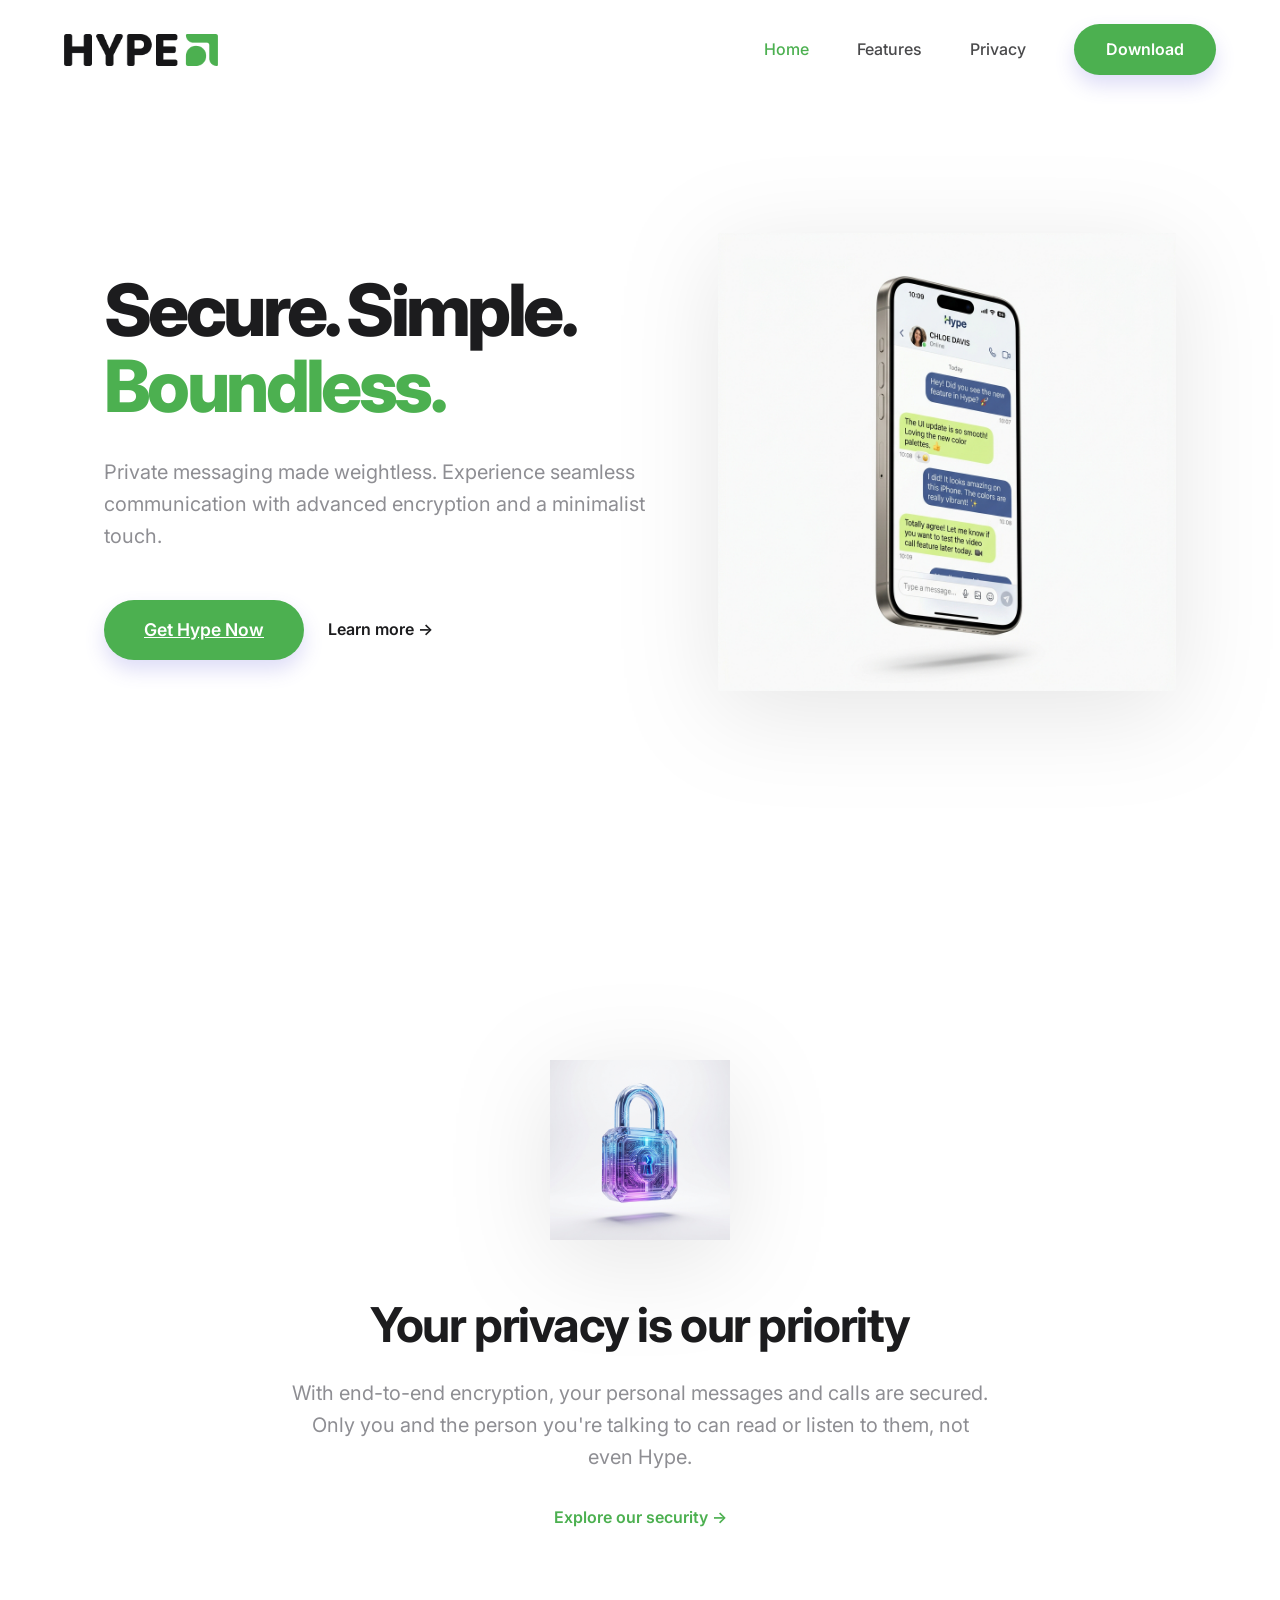
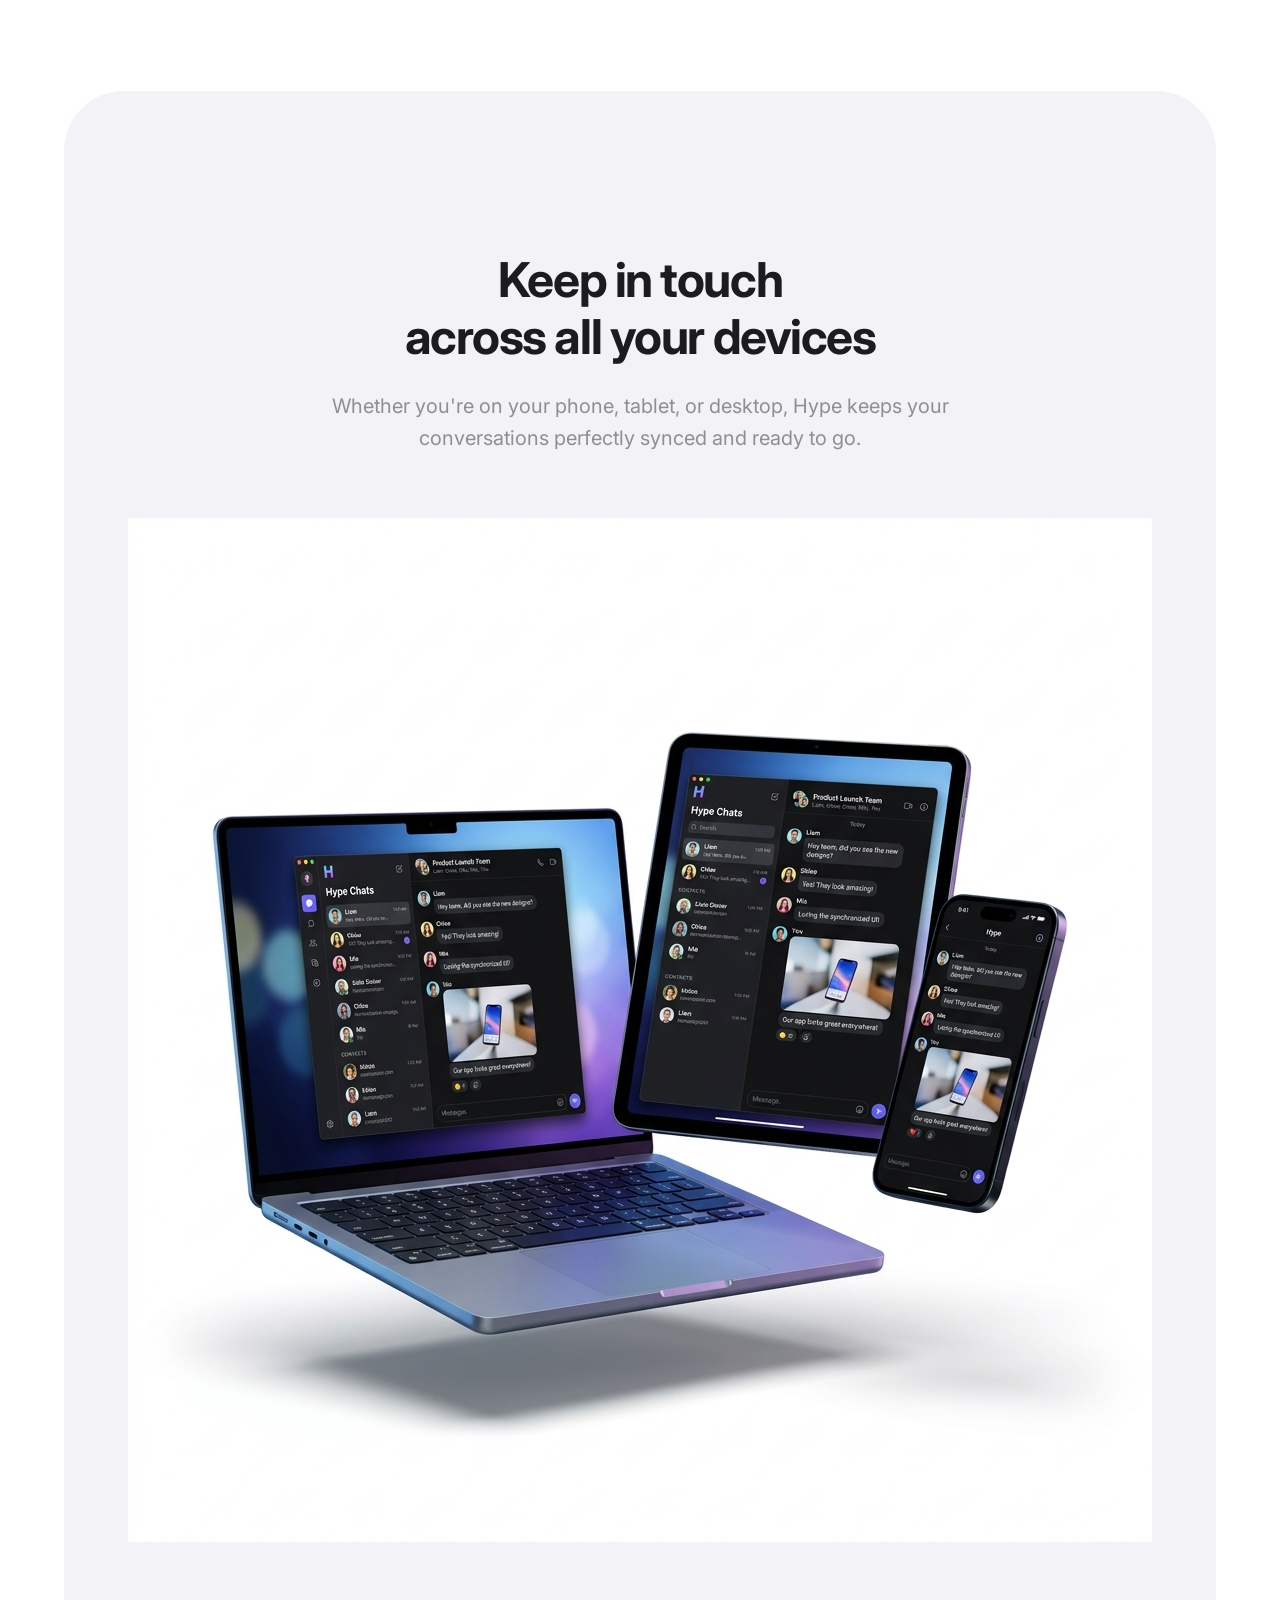
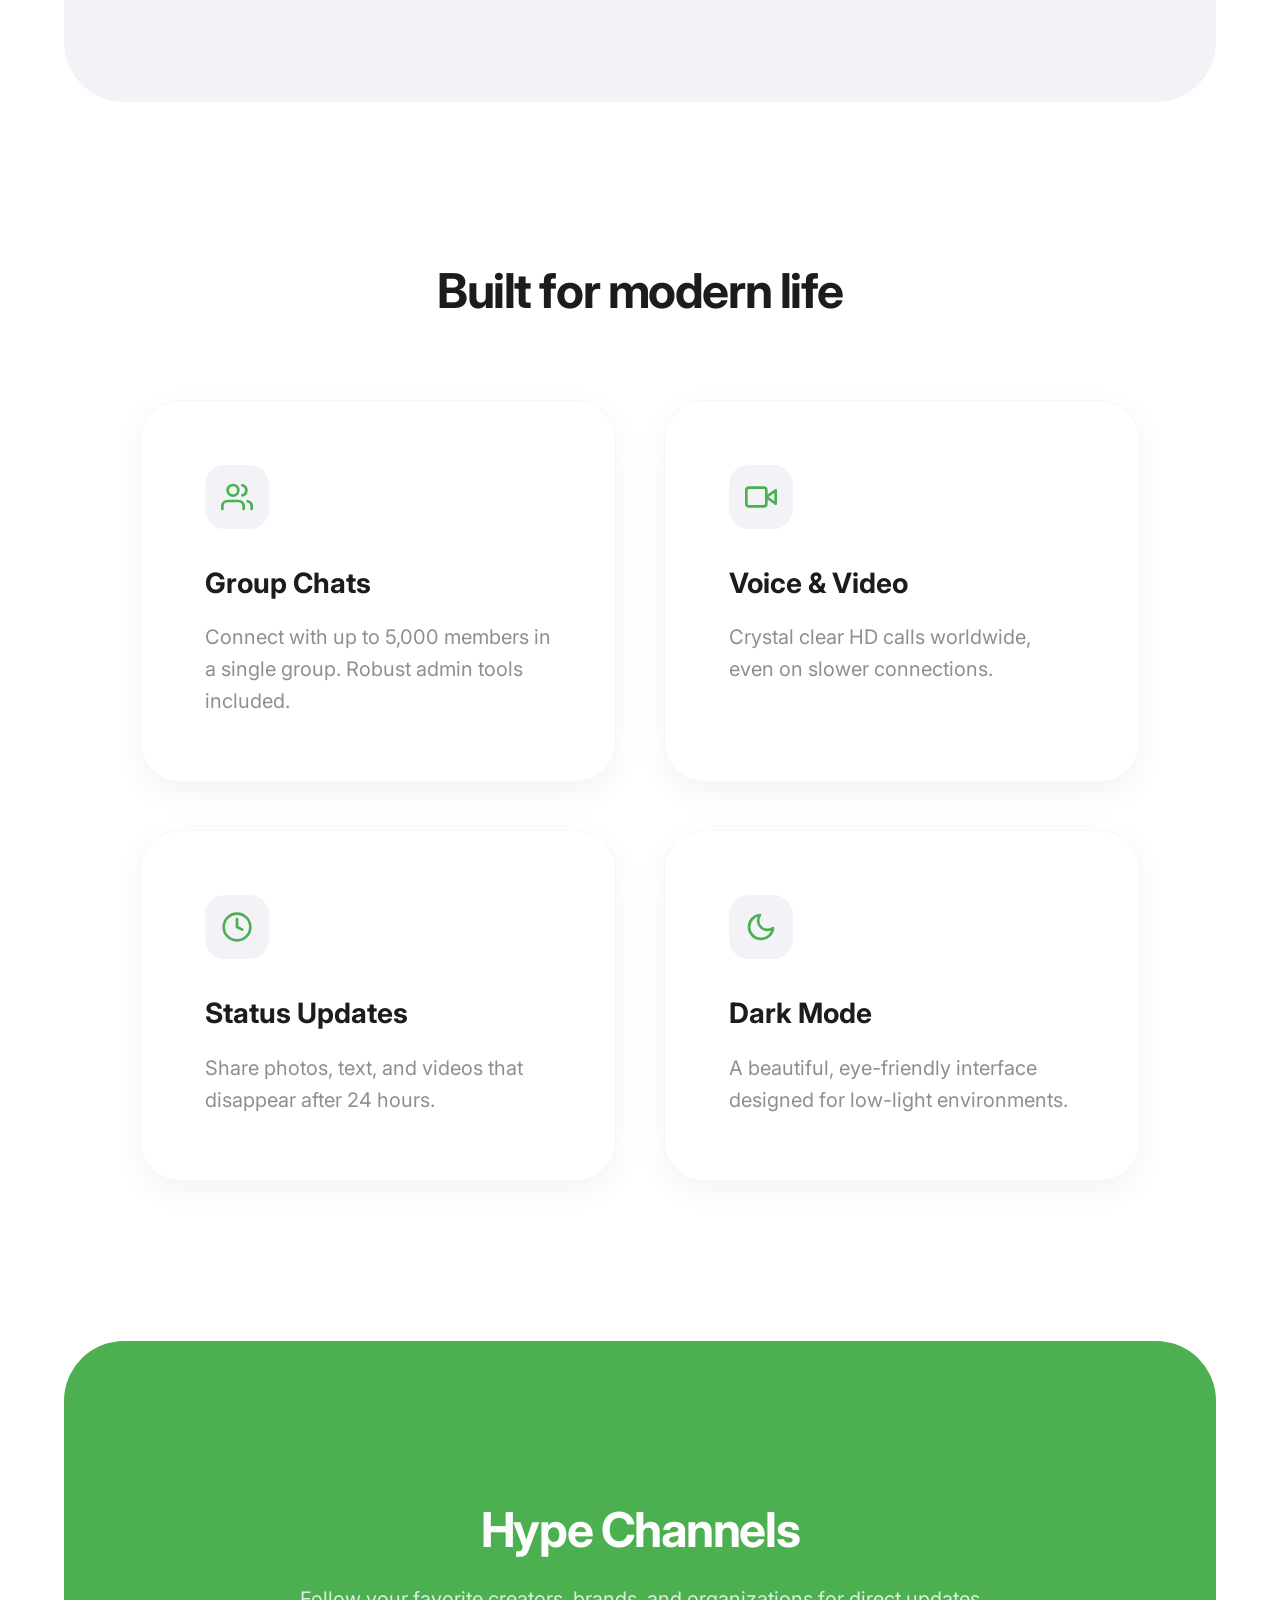
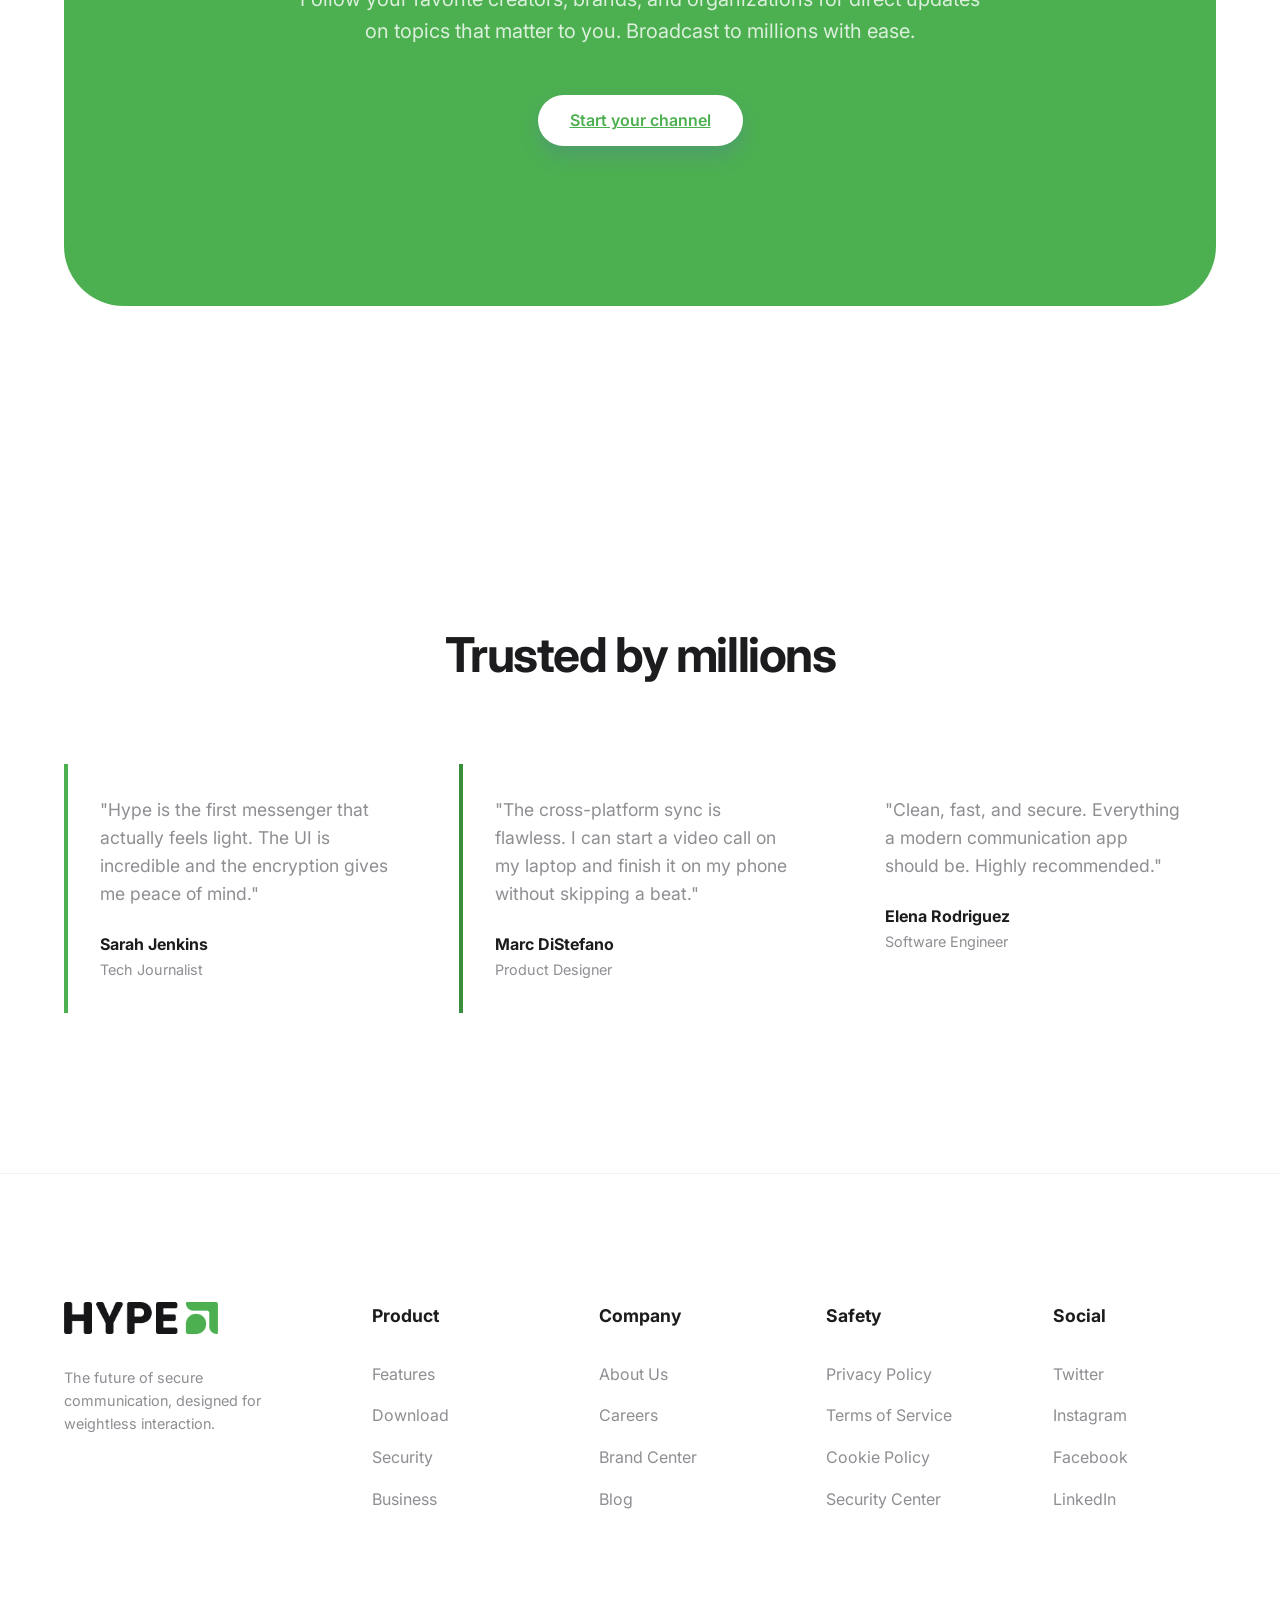
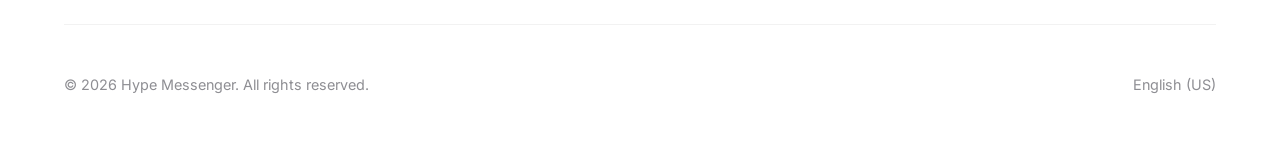
<file: index.html>
<!DOCTYPE html>
<html lang="en">

<head>
    <meta charset="UTF-8">
    <meta name="viewport" content="width=device-width, initial-scale=1.0">
    <title>Hype | Secure. Simple. Boundless.</title>
    <meta name="description"
        content="Hype is a private messaging app that combines gravity-defying design with military-grade encryption. Experience the weightless future of communication.">
    <link rel="stylesheet" href="style.css">
</head>

<body>

    <header id="header">
        <div class="logo-container">
            <a href="index.html"><img src="logo.png" alt="Hype" id="business-logo">
            </a>
        </div>
        <nav>
            <a href="index.html" class="active">Home</a>
            <a href="features.html">Features</a>
            <a href="privacy.html">Privacy</a>
            <a href="#" class="btn-download">Download</a>
        </nav>
    </header>

    <main>
        <!-- Hero Section -->
        <section class="hero">
            <div class="hero-content reveal-up">
                <h1>Secure. Simple. <br><span style="color: var(--primary);">Boundless.</span></h1>
                <p>Private messaging made weightless. Experience seamless communication with advanced encryption and a
                    minimalist touch.</p>
                <div style="margin-top: 3rem; display: flex; gap: 1.5rem;">
                    <a href="download.html" class="btn-download" style="font-size: 1.1rem; padding: 1rem 2.5rem;">Get
                        Hype Now</a>
                    <a href="features.html"
                        style="display: flex; align-items: center; text-decoration: none; color: var(--text-main); font-weight: 600;">Learn
                        more →</a>
                </div>
            </div>
            <div class="hero-image reveal-up">
                <img src="hero.png" alt="Hype Chat Interface">
            </div>
        </section>

        <!-- Privacy Highlight -->
        <section class="privacy-highlight">
            <div class="reveal-up">
                <img src="security-lock.png" alt="Encryption Lock" class="floating-lock">
                <h2>Your privacy is our priority</h2>
                <p class="text-center">With end-to-end encryption, your personal messages and calls are secured. Only
                    you and the person you're talking to can read or listen to them, not even Hype.</p>
                <a href="privacy.html"
                    style="color: var(--primary); font-weight: 600; text-decoration: none; display: block; margin-top: 2rem;">Explore
                    our security →</a>
            </div>
        </section>

        <!-- Cross-Platform Sync -->
        <section class="sync-section reveal-up">
            <h2 class="text-center">Keep in touch <br>across all your devices</h2>
            <p class="text-center">Whether you're on your phone, tablet, or desktop, Hype keeps your conversations
                perfectly synced and ready to go.</p>
            <img src="multi-device.png" alt="Sync across devices" class="sync-image">
        </section>

        <!-- Feature Grid 2x2 -->
        <section>
            <h2 class="text-center reveal-up">Built for modern life</h2>
            <div class="feature-grid-v2">
                <div class="feature-card-v2 reveal-up">
                    <div class="card-icon"><svg width="32" height="32" viewBox="0 0 24 24" fill="none"
                            stroke="currentColor" stroke-width="2" stroke-linecap="round" stroke-linejoin="round">
                            <path d="M17 21v-2a4 4 0 0 0-4-4H5a4 4 0 0 0-4 4v2"></path>
                            <circle cx="9" cy="7" r="4"></circle>
                            <path d="M23 21v-2a4 4 0 0 0-3-3.87"></path>
                            <path d="M16 3.13a4 4 0 0 1 0 7.75"></path>
                        </svg></div>
                    <h3>Group Chats</h3>
                    <p>Connect with up to 5,000 members in a single group. Robust admin tools included.</p>
                </div>
                <div class="feature-card-v2 reveal-up">
                    <div class="card-icon"><svg width="32" height="32" viewBox="0 0 24 24" fill="none"
                            stroke="currentColor" stroke-width="2" stroke-linecap="round" stroke-linejoin="round">
                            <path d="M23 7l-7 5 7 5V7z"></path>
                            <rect x="1" y="5" width="15" height="14" rx="2" ry="2"></rect>
                        </svg></div>
                    <h3>Voice & Video</h3>
                    <p>Crystal clear HD calls worldwide, even on slower connections.</p>
                </div>
                <div class="feature-card-v2 reveal-up">
                    <div class="card-icon"><svg width="32" height="32" viewBox="0 0 24 24" fill="none"
                            stroke="currentColor" stroke-width="2" stroke-linecap="round" stroke-linejoin="round">
                            <circle cx="12" cy="12" r="10"></circle>
                            <polyline points="12 6 12 12 16 14"></polyline>
                        </svg></div>
                    <h3>Status Updates</h3>
                    <p>Share photos, text, and videos that disappear after 24 hours.</p>
                </div>
                <div class="feature-card-v2 reveal-up">
                    <div class="card-icon"><svg width="32" height="32" viewBox="0 0 24 24" fill="none"
                            stroke="currentColor" stroke-width="2" stroke-linecap="round" stroke-linejoin="round">
                            <path d="M21 12.79A9 9 0 1 1 11.21 3 7 7 0 0 0 21 12.79z"></path>
                        </svg></div>
                    <h3>Dark Mode</h3>
                    <p>A beautiful, eye-friendly interface designed for low-light environments.</p>
                </div>
            </div>
        </section>

        <!-- Business/Channels -->
        <section class="reveal-up"
            style="background: var(--primary); border-radius: 60px; margin: 0 5% 10rem; color: white;">
            <div style="max-width: 800px; margin: 0 auto; text-align: center;">
                <h2 style="color: white;">Hype Channels</h2>
                <p style="color: rgba(255,255,255,0.8); margin: 0 auto;">Follow your favorite creators, brands, and
                    organizations for direct updates on topics that matter to you. Broadcast to millions with ease.</p>
                <a href="#" class="btn-download"
                    style="background: white; color: var(--primary) !important; display: inline-block; margin-top: 3rem;">Start
                    your channel</a>
            </div>
        </section>

        <!-- Testimonials -->
        <section class="reveal-up">
            <h2 class="text-center">Trusted by millions</h2>
            <div style="display: grid; grid-template-columns: repeat(3, 1fr); gap: 2rem; margin-top: 5rem;">
                <div style="padding: 2rem; border-left: 4px solid var(--primary);">
                    <p style="font-size: 1.1rem; margin-bottom: 1.5rem;">"Hype is the first messenger that actually
                        feels light. The UI is incredible and the encryption gives me peace of mind."</p>
                    <div style="font-weight: 700;">Sarah Jenkins</div>
                    <div style="font-size: 0.9rem; color: var(--text-muted);">Tech Journalist</div>
                </div>
                <div style="padding: 2rem; border-left: 4px solid var(--primary-vibrant);">
                    <p style="font-size: 1.1rem; margin-bottom: 1.5rem;">"The cross-platform sync is flawless. I can
                        start a video call on my laptop and finish it on my phone without skipping a beat."</p>
                    <div style="font-weight: 700;">Marc DiStefano</div>
                    <div style="font-size: 0.9rem; color: var(--text-muted);">Product Designer</div>
                </div>
                <div style="padding: 2rem; border-left: 4 solid #34C759;">
                    <p style="font-size: 1.1rem; margin-bottom: 1.5rem;">"Clean, fast, and secure. Everything a modern
                        communication app should be. Highly recommended."</p>
                    <div style="font-weight: 700;">Elena Rodriguez</div>
                    <div style="font-size: 0.9rem; color: var(--text-muted);">Software Engineer</div>
                </div>
            </div>
        </section>
    </main>

    <footer>
        <div class="footer-grid">
            <div class="footer-col">
                <div class="logo-container" style="margin-bottom: 2rem;">
                    <img src="logo.png" alt="Hype" id="business-logo">
                </div>
                <p style="font-size: 0.9rem;">The future of secure communication, designed for weightless interaction.
                </p>
            </div>
            <div class="footer-col">
                <h4>Product</h4>
                <ul>
                    <li><a href="features.html">Features</a></li>
                    <li><a href="download.html">Download</a></li>
                    <li><a href="privacy.html">Security</a></li>
                    <li><a href="#">Business</a></li>
                </ul>
            </div>
            <div class="footer-col">
                <h4>Company</h4>
                <ul>
                    <li><a href="#">About Us</a></li>
                    <li><a href="#">Careers</a></li>
                    <li><a href="#">Brand Center</a></li>
                    <li><a href="#">Blog</a></li>
                </ul>
            </div>
            <div class="footer-col">
                <h4>Safety</h4>
                <ul>
                    <li><a href="privacy.html">Privacy Policy</a></li>
                    <li><a href="#">Terms of Service</a></li>
                    <li><a href="#">Cookie Policy</a></li>
                    <li><a href="#">Security Center</a></li>
                </ul>
            </div>
            <div class="footer-col">
                <h4>Social</h4>
                <ul>
                    <li><a href="#">Twitter</a></li>
                    <li><a href="#">Instagram</a></li>
                    <li><a href="#">Facebook</a></li>
                    <li><a href="#">LinkedIn</a></li>
                </ul>
            </div>
        </div>
        <div class="footer-bottom">
            <div style="font-size: 0.9rem; color: var(--text-muted);">&copy; 2026 Hype Messenger. All rights reserved.
            </div>
            <div style="display: flex; gap: 2rem;">
                <a href="#" style="text-decoration: none; color: var(--text-muted); font-size: 0.9rem;">English (US)</a>
            </div>
        </div>
    </footer>

    <script src="main.js"></script>
</body>

</html>
</file>
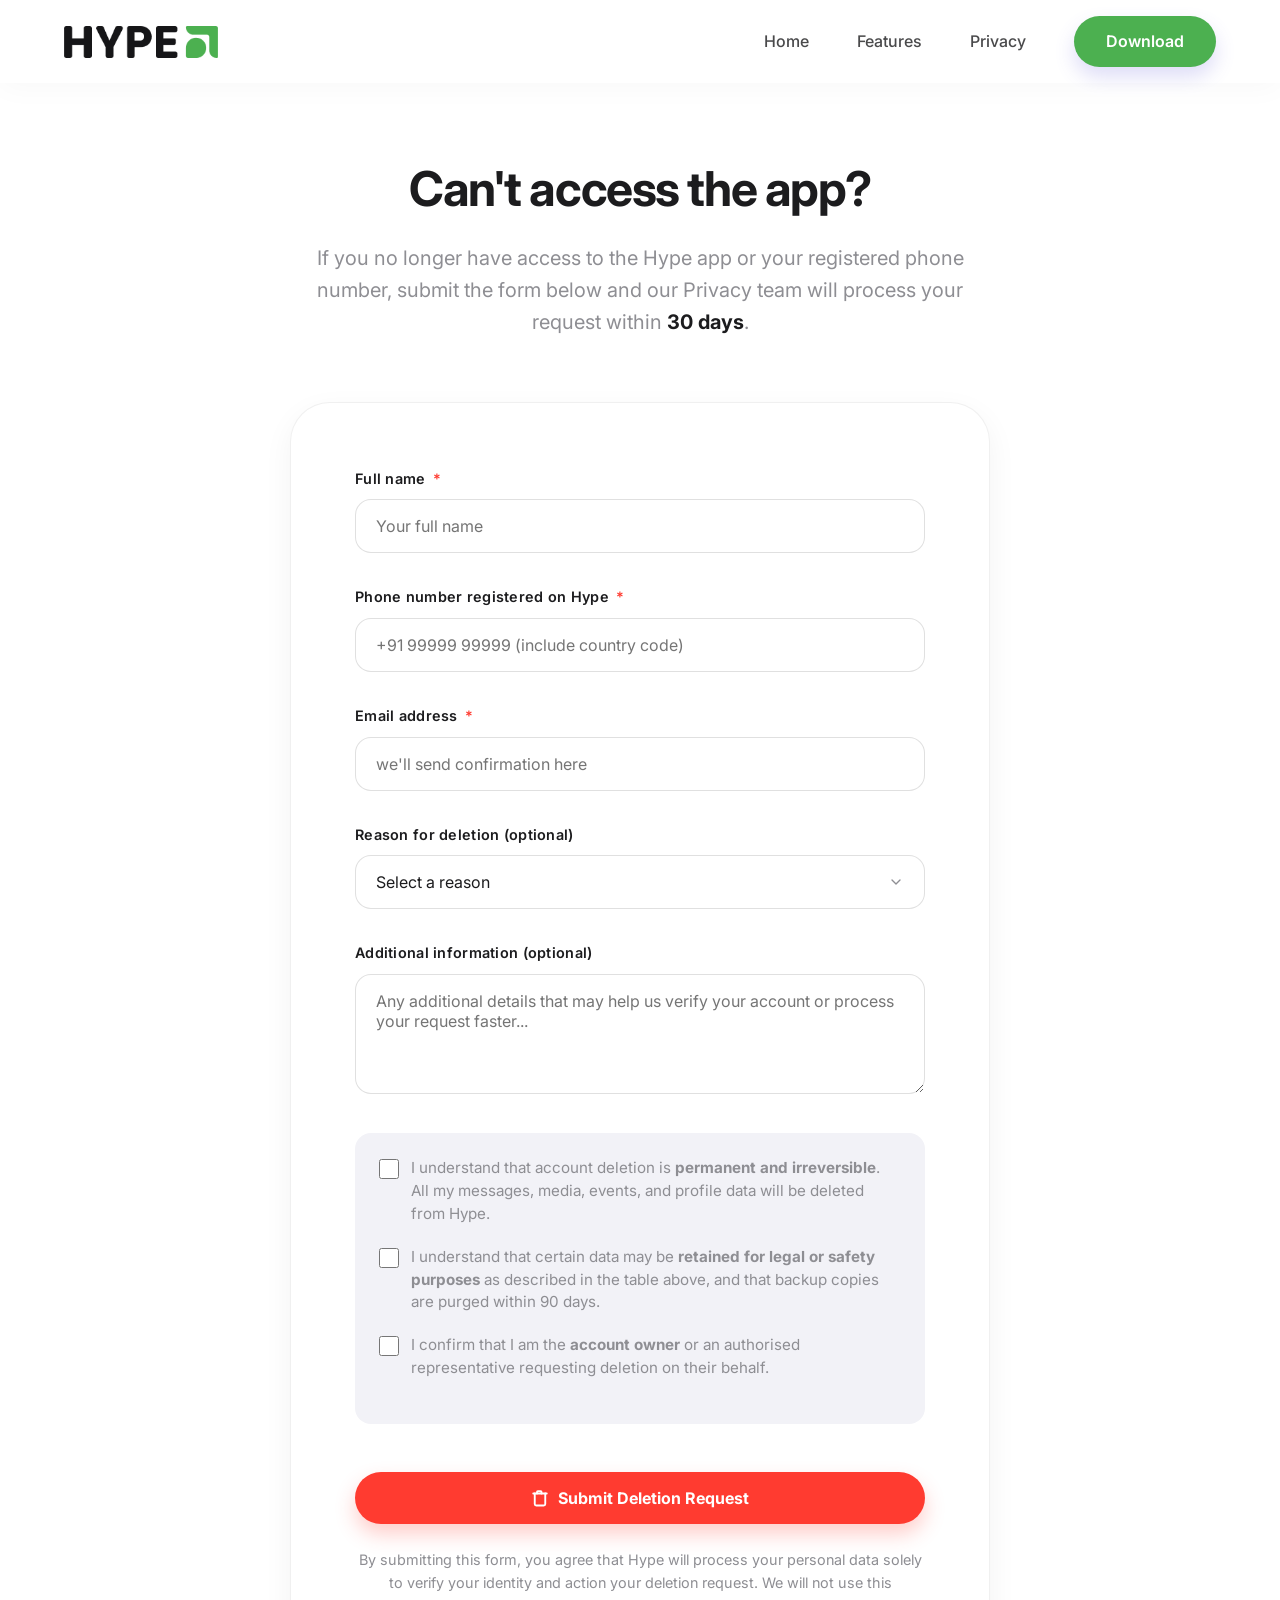
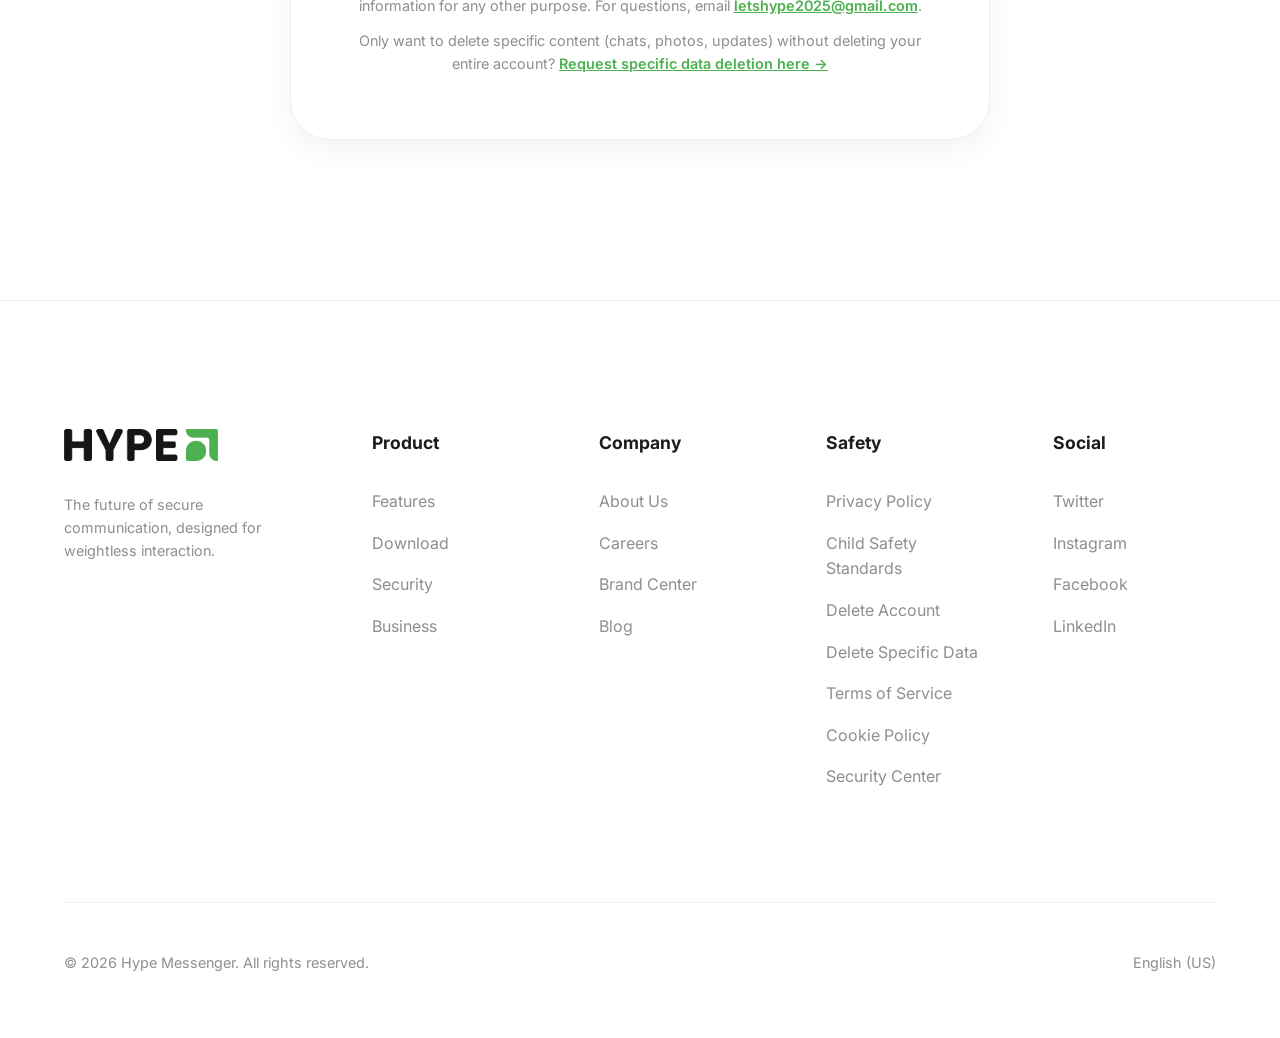
<file: delete-account.html>
<!DOCTYPE html>
<html lang="en">

<head>
    <meta charset="UTF-8">
    <meta name="viewport" content="width=device-width, initial-scale=1.0">
    <title>Delete Account | Hype</title>
    <meta name="description"
        content="Request deletion of your Hype account and all associated data. Follow the steps below to submit a deletion request.">
    <link rel="stylesheet" href="style.css">
    <style>
        /* ── Delete Account Page Extras ── */

        .delete-hero-badge {
            display: inline-flex;
            align-items: center;
            gap: 0.5rem;
            background: rgba(255, 59, 48, 0.1);
            border: 1px solid rgba(255, 59, 48, 0.2);
            color: #FF3B30;
            font-size: 0.9rem;
            font-weight: 600;
            padding: 0.5rem 1.25rem;
            border-radius: 100px;
            margin-bottom: 2rem;
            letter-spacing: 0.03em;
        }

        /* Steps */
        .steps-wrap {
            max-width: 800px;
            margin: 5rem auto 0;
            display: flex;
            flex-direction: column;
            gap: 2rem;
        }

        .step-card {
            background: white;
            border-radius: 28px;
            padding: 2.5rem 3rem;
            border: 1px solid rgba(0, 0, 0, 0.06);
            box-shadow: var(--shadow-soft);
            display: flex;
            align-items: flex-start;
            gap: 2rem;
            transition: var(--transition-smooth);
        }

        .step-card:hover {
            box-shadow: var(--shadow-deep);
            transform: translateY(-4px);
        }

        .step-number {
            width: 52px;
            height: 52px;
            background: rgba(76, 176, 80, 0.1);
            border-radius: 16px;
            display: flex;
            align-items: center;
            justify-content: center;
            font-size: 1.25rem;
            font-weight: 800;
            color: var(--primary);
            flex-shrink: 0;
        }

        .step-content h3 {
            font-size: 1.25rem;
            margin-bottom: 0.5rem;
        }

        .step-content p {
            font-size: 1rem;
            max-width: none;
        }

        /* Data table */
        .data-table-wrap {
            max-width: 800px;
            margin: 0 auto;
            overflow: hidden;
            border-radius: 24px;
            border: 1px solid rgba(0, 0, 0, 0.07);
        }

        .data-table {
            width: 100%;
            border-collapse: collapse;
            font-size: 1rem;
        }

        .data-table thead tr {
            background: var(--text-main);
            color: white;
        }

        .data-table thead th {
            padding: 1.25rem 1.75rem;
            text-align: left;
            font-weight: 600;
            font-size: 0.9rem;
            letter-spacing: 0.04em;
            text-transform: uppercase;
        }

        .data-table tbody tr {
            border-bottom: 1px solid rgba(0, 0, 0, 0.06);
            transition: background 0.2s;
        }

        .data-table tbody tr:last-child {
            border-bottom: none;
        }

        .data-table tbody tr:hover {
            background: rgba(76, 176, 80, 0.04);
        }

        .data-table tbody td {
            padding: 1.25rem 1.75rem;
            color: var(--text-muted);
            vertical-align: top;
            line-height: 1.6;
        }

        .data-table tbody td:first-child {
            font-weight: 600;
            color: var(--text-main);
            white-space: nowrap;
        }

        .badge-deleted {
            display: inline-block;
            background: rgba(255, 59, 48, 0.1);
            color: #FF3B30;
            font-size: 0.75rem;
            font-weight: 700;
            padding: 0.2rem 0.75rem;
            border-radius: 100px;
            letter-spacing: 0.05em;
        }

        .badge-retained {
            display: inline-block;
            background: rgba(255, 149, 0, 0.1);
            color: #FF9500;
            font-size: 0.75rem;
            font-weight: 700;
            padding: 0.2rem 0.75rem;
            border-radius: 100px;
            letter-spacing: 0.05em;
        }

        .badge-anonymised {
            display: inline-block;
            background: rgba(76, 176, 80, 0.1);
            color: var(--primary);
            font-size: 0.75rem;
            font-weight: 700;
            padding: 0.2rem 0.75rem;
            border-radius: 100px;
            letter-spacing: 0.05em;
        }

        /* Form */
        .form-card {
            background: white;
            border-radius: 40px;
            padding: 4rem;
            border: 1px solid rgba(0, 0, 0, 0.06);
            box-shadow: var(--shadow-soft);
            max-width: 700px;
            margin: 0 auto;
        }

        .form-group {
            margin-bottom: 2rem;
        }

        .form-group label {
            display: block;
            font-size: 0.9rem;
            font-weight: 600;
            color: var(--text-main);
            margin-bottom: 0.6rem;
            letter-spacing: 0.02em;
        }

        .form-group label .required {
            color: #FF3B30;
            margin-left: 0.2rem;
        }

        .form-group input,
        .form-group select,
        .form-group textarea {
            width: 100%;
            padding: 1rem 1.25rem;
            border: 1.5px solid rgba(0, 0, 0, 0.12);
            border-radius: 16px;
            font-family: inherit;
            font-size: 1rem;
            color: var(--text-main);
            background: var(--bg);
            transition: border-color 0.3s, box-shadow 0.3s;
            outline: none;
            -webkit-appearance: none;
        }

        .form-group input:focus,
        .form-group select:focus,
        .form-group textarea:focus {
            border-color: var(--primary);
            box-shadow: 0 0 0 3px rgba(76, 176, 80, 0.12);
        }

        .form-group textarea {
            resize: vertical;
            min-height: 120px;
        }

        .form-group select {
            background-image: url("data:image/svg+xml,%3Csvg xmlns='http://www.w3.org/2000/svg' width='16' height='16' viewBox='0 0 24 24' fill='none' stroke='%238E8E93' stroke-width='2' stroke-linecap='round' stroke-linejoin='round'%3E%3Cpolyline points='6 9 12 15 18 9'/%3E%3C/svg%3E");
            background-repeat: no-repeat;
            background-position: right 1.25rem center;
            padding-right: 3rem;
            cursor: pointer;
        }

        .checkbox-row {
            display: flex;
            align-items: flex-start;
            gap: 0.75rem;
            margin-bottom: 1.25rem;
        }

        .checkbox-row input[type="checkbox"] {
            width: 20px;
            height: 20px;
            accent-color: var(--primary);
            flex-shrink: 0;
            margin-top: 2px;
            cursor: pointer;
        }

        .checkbox-row label {
            font-size: 0.95rem;
            color: var(--text-muted);
            line-height: 1.5;
            cursor: pointer;
        }

        .btn-delete-submit {
            display: inline-flex;
            align-items: center;
            gap: 0.6rem;
            background: #FF3B30;
            color: white;
            padding: 1rem 2.5rem;
            border: none;
            border-radius: 100px;
            font-weight: 700;
            font-size: 1rem;
            font-family: inherit;
            cursor: pointer;
            box-shadow: 0 10px 20px rgba(255, 59, 48, 0.25);
            transition: var(--transition-smooth);
            width: 100%;
            justify-content: center;
            margin-top: 1rem;
        }

        .btn-delete-submit:hover {
            transform: translateY(-2px);
            box-shadow: 0 15px 30px rgba(255, 59, 48, 0.3);
        }

        .form-note {
            font-size: 0.9rem;
            color: var(--text-muted);
            text-align: center;
            margin-top: 1.5rem;
            line-height: 1.6;
            max-width: none;
        }

        /* Success state */
        .success-card {
            display: none;
            background: white;
            border-radius: 40px;
            padding: 4rem;
            border: 1px solid rgba(76, 176, 80, 0.2);
            box-shadow: 0 20px 50px rgba(76, 176, 80, 0.1);
            max-width: 700px;
            margin: 0 auto;
            text-align: center;
        }

        .success-icon {
            width: 80px;
            height: 80px;
            background: rgba(76, 176, 80, 0.1);
            border-radius: 50%;
            display: flex;
            align-items: center;
            justify-content: center;
            margin: 0 auto 2rem;
            color: var(--primary);
        }

        .success-card h3 {
            font-size: 1.75rem;
            margin-bottom: 1rem;
        }

        .success-card p {
            max-width: none;
            font-size: 1.05rem;
        }

        /* Warning notice */
        .warning-notice {
            background: rgba(255, 149, 0, 0.08);
            border: 1px solid rgba(255, 149, 0, 0.2);
            border-radius: 20px;
            padding: 1.5rem 2rem;
            display: flex;
            gap: 1rem;
            align-items: flex-start;
            max-width: 800px;
            margin: 0 auto 4rem;
        }

        .warning-notice svg {
            flex-shrink: 0;
            color: #FF9500;
            margin-top: 2px;
        }

        .warning-notice p {
            font-size: 0.95rem;
            color: var(--text-muted);
            max-width: none;
            line-height: 1.6;
        }

        .warning-notice strong {
            color: var(--text-main);
        }

        @media (max-width: 768px) {
            .step-card {
                flex-direction: column;
                gap: 1.25rem;
                padding: 2rem;
            }

            .form-card,
            .success-card {
                padding: 2.5rem 1.75rem;
                border-radius: 28px;
            }

            .data-table thead th,
            .data-table tbody td {
                padding: 1rem 1.25rem;
                font-size: 0.9rem;
            }

            .data-table tbody td:first-child {
                white-space: normal;
            }
        }

        @keyframes spin {
            100% {
                transform: rotate(360deg);
            }
        }
    </style>
</head>

<body>

    <header id="header">
        <div class="logo-container">
            <a href="index.html"><img src="logo.png" alt="Hype" id="business-logo">
            </a>
        </div>
        <nav>
            <a href="index.html">Home</a>
            <a href="features.html">Features</a>
            <a href="privacy.html">Privacy</a>
            <a href="#" class="btn-download">Download</a>
        </nav>
    </header>

    <main>

        <!-- ── Online Form ── -->
        <section class="reveal-up">
            <div style="text-align: center; max-width: 700px; margin: 0 auto 4rem;">
                <h2>Can't access the app?</h2>
                <p class="text-center">If you no longer have access to the Hype app or your registered phone number,
                    submit the form below and our Privacy team will process your request within <strong
                        style="color: var(--text-main);">30 days</strong>.</p>
            </div>

            <!-- Form -->
            <div class="form-card" id="deletion-form-card">
                <form id="deletion-form" action="https://formspree.io/f/xyeyokbz" method="POST" novalidate onsubmit="submitDeletionForm(event)">
                    <input type="hidden" name="_subject" value="New Account Deletion Request - Hype">

                    <div class="form-group">
                        <label for="full-name">Full name <span class="required">*</span></label>
                        <input type="text" id="full-name" name="full_name" placeholder="Your full name" required
                            autocomplete="name">
                    </div>

                    <div class="form-group">
                        <label for="phone-number">Phone number registered on Hype <span
                                class="required">*</span></label>
                        <input type="tel" id="phone-number" name="phone_number"
                            placeholder="+91 99999 99999 (include country code)" required autocomplete="tel">
                    </div>

                    <div class="form-group">
                        <label for="email-address">Email address <span class="required">*</span></label>
                        <input type="email" id="email-address" name="email_address"
                            placeholder="we'll send confirmation here" required autocomplete="email">
                    </div>

                    <div class="form-group">
                        <label for="deletion-reason">Reason for deletion (optional)</label>
                        <select id="deletion-reason" name="deletion_reason">
                            <option value="" disabled selected>Select a reason</option>
                            <option value="privacy">Privacy concerns</option>
                            <option value="no_longer_use">No longer use the app</option>
                            <option value="switching_app">Switching to another app</option>
                            <option value="too_many_notifications">Too many notifications</option>
                            <option value="data_concerns">Concerned about my data</option>
                            <option value="other">Other</option>
                        </select>
                    </div>

                    <div class="form-group">
                        <label for="additional-info">Additional information (optional)</label>
                        <textarea id="additional-info" name="additional_info"
                            placeholder="Any additional details that may help us verify your account or process your request faster..."></textarea>
                    </div>

                    <div style="margin-bottom: 2rem; padding: 1.5rem; background: var(--bg-alt); border-radius: 16px;">
                        <div class="checkbox-row">
                            <input type="checkbox" id="confirm-understand" name="confirm_understand" required>
                            <label for="confirm-understand">I understand that account deletion is <strong>permanent and
                                    irreversible</strong>. All my messages, media, events, and profile data will be
                                deleted from Hype.</label>
                        </div>
                        <div class="checkbox-row">
                            <input type="checkbox" id="confirm-data" name="confirm_data" required>
                            <label for="confirm-data">I understand that certain data may be <strong>retained for legal
                                    or safety purposes</strong> as described in the table above, and that backup copies
                                are purged within 90 days.</label>
                        </div>
                        <div class="checkbox-row">
                            <input type="checkbox" id="confirm-owner" name="confirm_owner" required>
                            <label for="confirm-owner">I confirm that I am the <strong>account owner</strong> or an
                                authorised representative requesting deletion on their behalf.</label>
                        </div>
                    </div>

                    <button type="submit" class="btn-delete-submit" id="btn-submit-deletion">
                        <svg width="18" height="18" viewBox="0 0 24 24" fill="none" stroke="currentColor"
                            stroke-width="2.5" stroke-linecap="round" stroke-linejoin="round">
                            <polyline points="3 6 5 6 21 6" />
                            <path d="M19 6v14a2 2 0 0 1-2 2H7a2 2 0 0 1-2-2V6m3 0V4a1 1 0 0 1 1-1h4a1 1 0 0 1 1 1v2" />
                        </svg>
                        Submit Deletion Request
                    </button>

                    <p class="form-note">By submitting this form, you agree that Hype will process your personal data
                        solely to verify your identity and action your deletion request. We will not use this
                        information for any other purpose. For questions, email <a href="mailto:letshype2025@gmail.com"
                            style="color: var(--primary); font-weight: 600;">letshype2025@gmail.com</a>.</p>
                    <p class="form-note" style="margin-top: 0.75rem;">Only want to delete specific content (chats, photos, updates) without deleting your entire account? <a href="delete-data.html" style="color: var(--primary); font-weight: 600;">Request specific data deletion here &rarr;</a></p>
                </form>
            </div>

            <!-- Success State -->
            <div class="success-card" id="deletion-success-card">
                <div class="success-icon">
                    <svg width="36" height="36" viewBox="0 0 24 24" fill="none" stroke="currentColor" stroke-width="2"
                        stroke-linecap="round" stroke-linejoin="round">
                        <polyline points="20 6 9 17 4 12" />
                    </svg>
                </div>
                <h3>Request received</h3>
                <p>Thank you. We have received your account deletion request. Our Privacy team will verify your details
                    and process the deletion within <strong style="color: var(--text-main);">30 days</strong>. You will
                    receive a confirmation email once the deletion is complete.</p>
                <p style="margin-top: 1.5rem;">If you have any questions in the meantime, email us at <a
                        href="mailto:letshype2025@gmail.com"
                        style="color: var(--primary); font-weight: 600;">letshype2025@gmail.com</a>.</p>
            </div>
        </section>

    </main>

    <footer>
        <div class="footer-grid">
            <div class="footer-col">
                <div class="logo-container" style="margin-bottom: 2rem;">
                    <img src="logo.png" alt="Hype" id="business-logo">
                </div>
                <p style="font-size: 0.9rem;">The future of secure communication, designed for weightless interaction.
                </p>
            </div>
            <div class="footer-col">
                <h4>Product</h4>
                <ul>
                    <li><a href="features.html">Features</a></li>
                    <li><a href="download.html">Download</a></li>
                    <li><a href="privacy.html">Security</a></li>
                    <li><a href="#">Business</a></li>
                </ul>
            </div>
            <div class="footer-col">
                <h4>Company</h4>
                <ul>
                    <li><a href="#">About Us</a></li>
                    <li><a href="#">Careers</a></li>
                    <li><a href="#">Brand Center</a></li>
                    <li><a href="#">Blog</a></li>
                </ul>
            </div>
            <div class="footer-col">
                <h4>Safety</h4>
                <ul>
                    <li><a href="privacy.html">Privacy Policy</a></li>
                    <li><a href="privacy.html#child-safety">Child Safety Standards</a></li>
                    <li><a href="delete-account.html">Delete Account</a></li>
                    <li><a href="delete-data.html">Delete Specific Data</a></li>
                    <li><a href="#">Terms of Service</a></li>
                    <li><a href="#">Cookie Policy</a></li>
                    <li><a href="#">Security Center</a></li>
                </ul>
            </div>
            <div class="footer-col">
                <h4>Social</h4>
                <ul>
                    <li><a href="#">Twitter</a></li>
                    <li><a href="#">Instagram</a></li>
                    <li><a href="#">Facebook</a></li>
                    <li><a href="#">LinkedIn</a></li>
                </ul>
            </div>
        </div>
        <div class="footer-bottom">
            <div style="font-size: 0.9rem; color: var(--text-muted);">&copy; 2026 Hype Messenger. All rights reserved.
            </div>
            <div style="display: flex; gap: 2rem;">
                <a href="#" style="text-decoration: none; color: var(--text-muted); font-size: 0.9rem;">English (US)</a>
            </div>
        </div>
    </footer>

    <script src="main.js"></script>
    <script>
        async function submitDeletionForm(e) {
            e.preventDefault();

            const form = document.getElementById('deletion-form');
            const submitBtn = document.getElementById('btn-submit-deletion');

            // Basic validation
            const name = document.getElementById('full-name').value.trim();
            const phone = document.getElementById('phone-number').value.trim();
            const email = document.getElementById('email-address').value.trim();
            const cb1 = document.getElementById('confirm-understand').checked;
            const cb2 = document.getElementById('confirm-data').checked;
            const cb3 = document.getElementById('confirm-owner').checked;

            if (!name || !phone || !email) {
                alert('Please fill in all required fields.');
                return;
            }

            if (!cb1 || !cb2 || !cb3) {
                alert('Please confirm all acknowledgement checkboxes before submitting.');
                return;
            }

            // Basic email check
            const emailRegex = /^[^\s@]+@[^\s@]+\.[^\s@]+$/;
            if (!emailRegex.test(email)) {
                alert('Please enter a valid email address.');
                return;
            }

            // Loading state
            submitBtn.disabled = true;
            submitBtn.style.opacity = '0.75';
            submitBtn.style.cursor = 'not-allowed';
            const originalBtnHtml = submitBtn.innerHTML;
            submitBtn.innerHTML = `
                <svg width="18" height="18" viewBox="0 0 24 24" fill="none" stroke="currentColor" stroke-width="2.5" stroke-linecap="round" stroke-linejoin="round" style="animation: spin 1s linear infinite;">
                    <path d="M21 12a9 9 0 1 1-6.219-8.56"></path>
                </svg>
                Submitting Request...
            `;

            try {
                const formData = new FormData(form);
                const response = await fetch('https://formspree.io/f/xyeyokbz', {
                    method: 'POST',
                    body: formData,
                    headers: {
                        'Accept': 'application/json'
                    }
                });

                if (response.ok) {
                    // Show success state
                    document.getElementById('deletion-form-card').style.display = 'none';
                    const successCard = document.getElementById('deletion-success-card');
                    successCard.style.display = 'block';
                    successCard.scrollIntoView({ behavior: 'smooth', block: 'center' });
                    form.reset();
                } else {
                    const data = await response.json().catch(() => ({}));
                    const errorMsg = (data && data.errors && data.errors.map(err => err.message).join(', ')) || 'There was an issue submitting your request. Please try again or email us directly at letshype2025@gmail.com.';
                    alert(errorMsg);
                    resetSubmitButton();
                }
            } catch (err) {
                alert('Connection error. Please verify your internet connection or email us directly at letshype2025@gmail.com.');
                resetSubmitButton();
            }

            function resetSubmitButton() {
                submitBtn.disabled = false;
                submitBtn.style.opacity = '1';
                submitBtn.style.cursor = 'pointer';
                submitBtn.innerHTML = originalBtnHtml;
            }
        }
    </script>
</body>

</html>
</file>
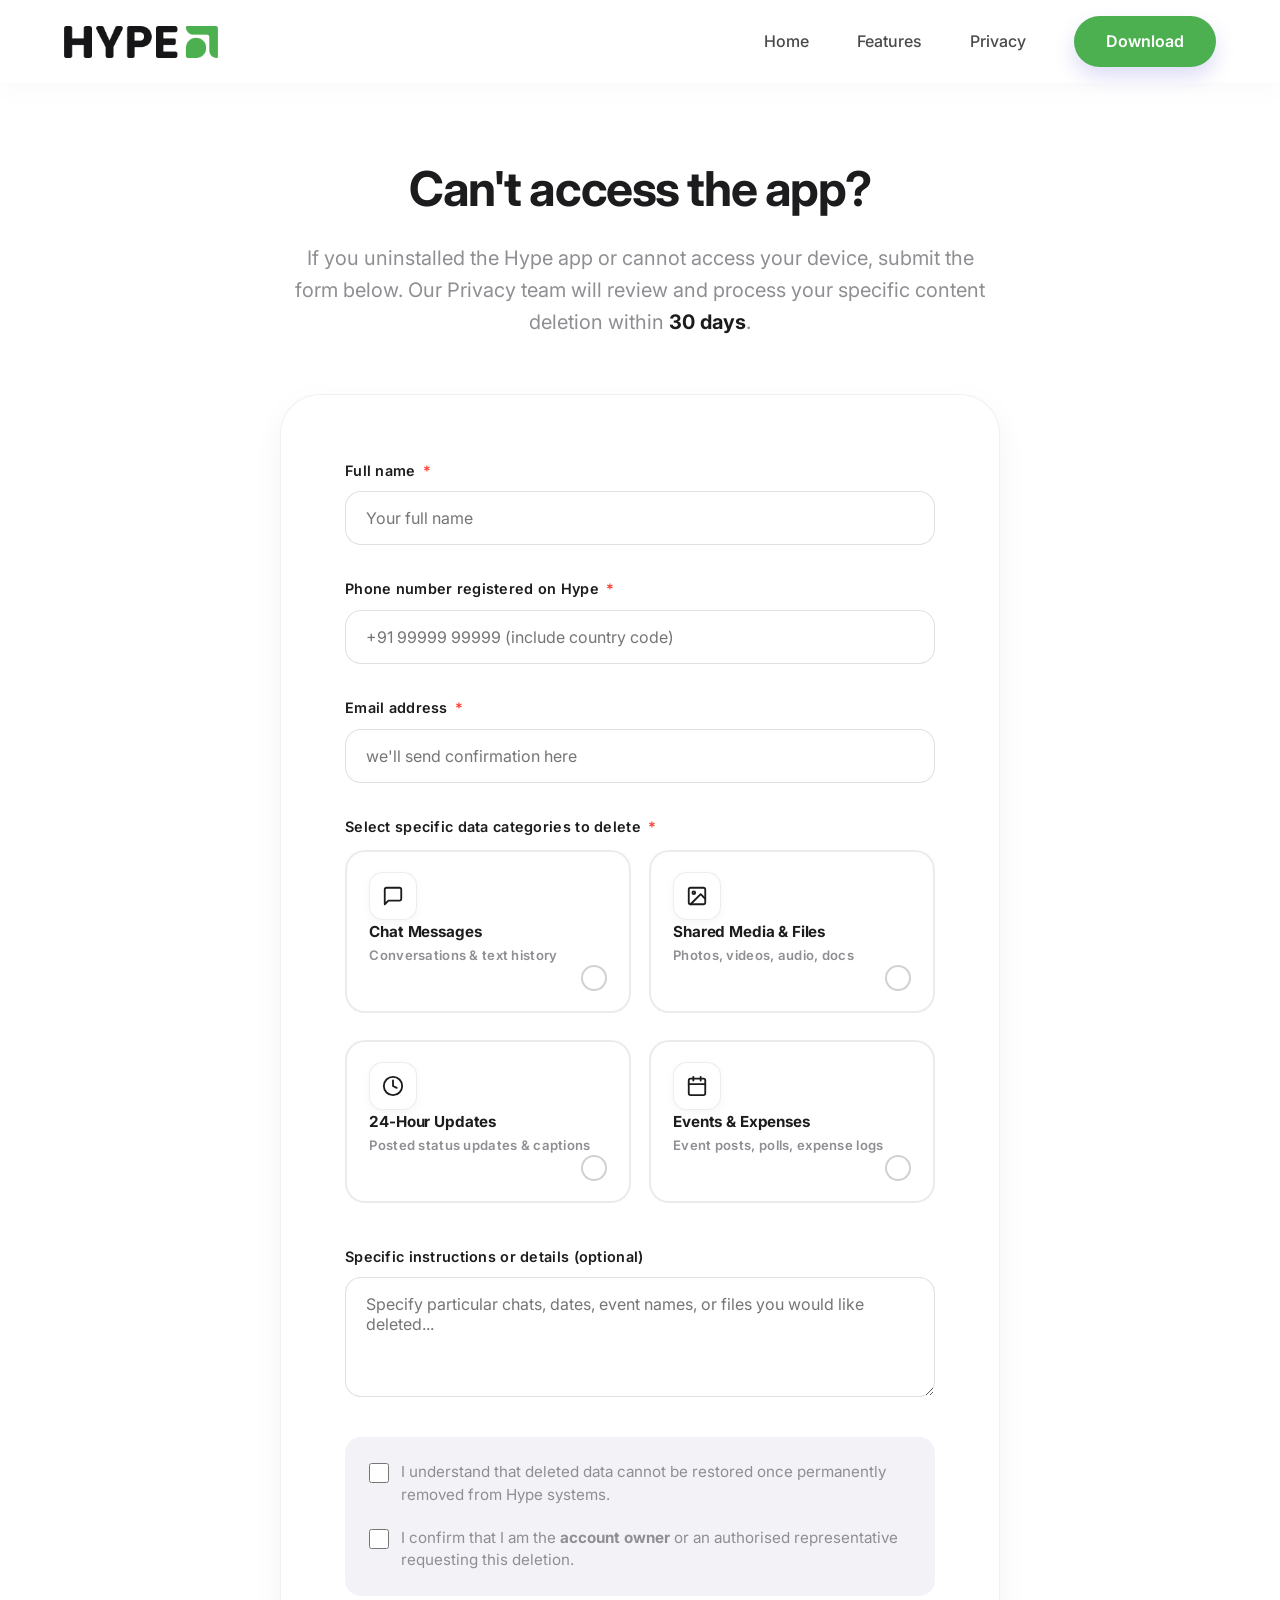
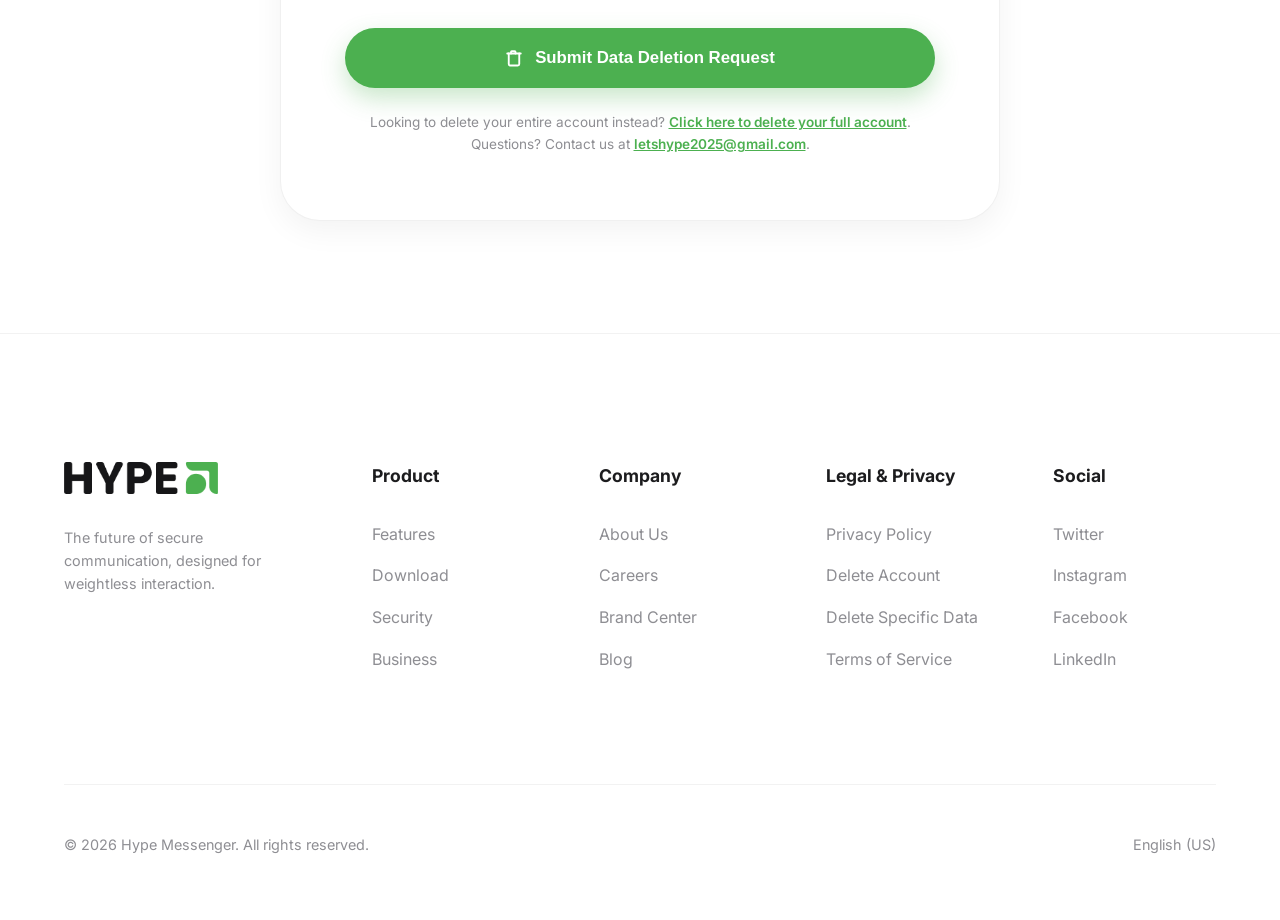
<file: delete-data.html>
<!DOCTYPE html>
<html lang="en">

<head>
    <meta charset="UTF-8">
    <meta name="viewport" content="width=device-width, initial-scale=1.0">
    <title>Delete Specific Data | Hype</title>
    <meta name="description"
        content="Request deletion of specific data or content on Hype (messages, media, updates, events). Follow our in-app steps or submit an online request.">
    <link rel="stylesheet" href="style.css">
    <style>
        /* ── Delete Data Page Styles ── */

        .data-hero-badge {
            display: inline-flex;
            align-items: center;
            gap: 0.5rem;
            background: rgba(76, 176, 80, 0.1);
            border: 1px solid rgba(76, 176, 80, 0.25);
            color: var(--primary);
            font-size: 0.9rem;
            font-weight: 600;
            padding: 0.5rem 1.25rem;
            border-radius: 100px;
            margin-bottom: 2rem;
            letter-spacing: 0.03em;
        }

        /* Steps */
        .steps-wrap {
            max-width: 800px;
            margin: 3.5rem auto 0;
            display: flex;
            flex-direction: column;
            gap: 1.75rem;
        }

        .step-card {
            background: white;
            border-radius: 28px;
            padding: 2.5rem 3rem;
            border: 1px solid rgba(0, 0, 0, 0.06);
            box-shadow: var(--shadow-soft);
            display: flex;
            align-items: flex-start;
            gap: 2rem;
            transition: var(--transition-smooth);
        }

        .step-card:hover {
            box-shadow: var(--shadow-deep);
            transform: translateY(-4px);
        }

        .step-number {
            width: 52px;
            height: 52px;
            background: rgba(76, 176, 80, 0.12);
            border-radius: 16px;
            display: flex;
            align-items: center;
            justify-content: center;
            font-size: 1.25rem;
            font-weight: 800;
            color: var(--primary);
            flex-shrink: 0;
        }

        .step-content h3 {
            font-size: 1.25rem;
            margin-bottom: 0.5rem;
        }

        .step-content p {
            font-size: 1rem;
            max-width: none;
            color: var(--text-muted);
            line-height: 1.6;
        }

        /* Data table */
        .data-table-wrap {
            max-width: 850px;
            margin: 0 auto;
            overflow: hidden;
            border-radius: 24px;
            border: 1px solid rgba(0, 0, 0, 0.07);
            box-shadow: var(--shadow-soft);
            background: white;
        }

        .data-table {
            width: 100%;
            border-collapse: collapse;
            font-size: 0.95rem;
        }

        .data-table thead tr {
            background: var(--text-main);
            color: white;
        }

        .data-table thead th {
            padding: 1.25rem 1.75rem;
            text-align: left;
            font-weight: 600;
            font-size: 0.85rem;
            letter-spacing: 0.05em;
            text-transform: uppercase;
        }

        .data-table tbody tr {
            border-bottom: 1px solid rgba(0, 0, 0, 0.06);
            transition: background 0.2s;
        }

        .data-table tbody tr:last-child {
            border-bottom: none;
        }

        .data-table tbody tr:hover {
            background: rgba(76, 176, 80, 0.04);
        }

        .data-table tbody td {
            padding: 1.25rem 1.75rem;
            color: var(--text-muted);
            vertical-align: top;
            line-height: 1.6;
        }

        .data-table tbody td:first-child {
            font-weight: 600;
            color: var(--text-main);
            white-space: nowrap;
        }

        .badge-deleted {
            display: inline-block;
            background: rgba(255, 59, 48, 0.1);
            color: #FF3B30;
            font-size: 0.75rem;
            font-weight: 700;
            padding: 0.2rem 0.75rem;
            border-radius: 100px;
            letter-spacing: 0.05em;
        }

        .badge-retained {
            display: inline-block;
            background: rgba(255, 149, 0, 0.1);
            color: #FF9500;
            font-size: 0.75rem;
            font-weight: 700;
            padding: 0.2rem 0.75rem;
            border-radius: 100px;
            letter-spacing: 0.05em;
        }

        .badge-anonymised {
            display: inline-block;
            background: rgba(76, 176, 80, 0.1);
            color: var(--primary);
            font-size: 0.75rem;
            font-weight: 700;
            padding: 0.2rem 0.75rem;
            border-radius: 100px;
            letter-spacing: 0.05em;
        }

        /* Form */
        .form-card {
            background: white;
            border-radius: 40px;
            padding: 4rem;
            border: 1px solid rgba(0, 0, 0, 0.06);
            box-shadow: var(--shadow-soft);
            max-width: 720px;
            margin: 0 auto;
        }

        .form-group {
            margin-bottom: 2rem;
        }

        .form-group label {
            display: block;
            font-size: 0.9rem;
            font-weight: 600;
            color: var(--text-main);
            margin-bottom: 0.6rem;
            letter-spacing: 0.02em;
        }

        .form-group label .required {
            color: #FF3B30;
            margin-left: 0.2rem;
        }

        .form-group input,
        .form-group select,
        .form-group textarea {
            width: 100%;
            padding: 1rem 1.25rem;
            border: 1.5px solid rgba(0, 0, 0, 0.12);
            border-radius: 16px;
            font-family: inherit;
            font-size: 1rem;
            color: var(--text-main);
            background: var(--bg);
            transition: border-color 0.3s, box-shadow 0.3s;
            outline: none;
            -webkit-appearance: none;
        }

        .form-group input:focus,
        .form-group select:focus,
        .form-group textarea:focus {
            border-color: var(--primary);
            box-shadow: 0 0 0 3px rgba(76, 176, 80, 0.12);
        }

        .form-group textarea {
            resize: vertical;
            min-height: 120px;
        }

        .data-select-grid {
            display: grid;
            grid-template-columns: 1fr 1fr;
            gap: 1.1rem;
            margin-top: 0.75rem;
        }

        .data-option-card {
            display: flex;
            align-items: center;
            gap: 1.15rem;
            padding: 1.25rem 1.4rem;
            background: var(--bg);
            border: 2px solid rgba(0, 0, 0, 0.08);
            border-radius: 20px;
            cursor: pointer;
            transition: all 0.25s cubic-bezier(0.16, 1, 0.3, 1);
            user-select: none;
            position: relative;
        }

        .data-option-card:hover {
            border-color: rgba(76, 176, 80, 0.45);
            background: rgba(76, 176, 80, 0.03);
            transform: translateY(-2px);
        }

        .data-option-card input[type="checkbox"] {
            position: absolute;
            opacity: 0;
            pointer-events: none;
            width: 0;
            height: 0;
        }

        .data-option-icon {
            width: 48px;
            height: 48px;
            border-radius: 14px;
            background: white;
            border: 1px solid rgba(0, 0, 0, 0.07);
            display: flex;
            align-items: center;
            justify-content: center;
            color: var(--text-main);
            flex-shrink: 0;
            transition: all 0.25s ease;
            box-shadow: 0 3px 10px rgba(0, 0, 0, 0.04);
        }

        .data-option-text {
            flex-grow: 1;
            min-width: 0;
        }

        .data-option-text strong {
            display: block;
            font-size: 0.95rem;
            font-weight: 700;
            color: var(--text-main);
            margin-bottom: 0.2rem;
            letter-spacing: -0.01em;
            transition: color 0.2s ease;
        }

        .data-option-text span {
            display: block;
            font-size: 0.82rem;
            color: var(--text-muted);
            line-height: 1.35;
        }

        .data-option-radio {
            width: 26px;
            height: 26px;
            border-radius: 50%;
            border: 2px solid rgba(0, 0, 0, 0.18);
            background: white;
            display: flex;
            align-items: center;
            justify-content: center;
            flex-shrink: 0;
            margin-left: auto;
            transition: all 0.25s cubic-bezier(0.16, 1, 0.3, 1);
            color: white;
        }

        .data-option-radio svg {
            width: 14px;
            height: 14px;
            opacity: 0;
            transform: scale(0.3);
            transition: all 0.22s cubic-bezier(0.16, 1, 0.3, 1);
        }

        /* Selected State */
        .data-option-card:has(input:checked),
        .data-option-card.selected {
            border-color: var(--primary);
            background: rgba(76, 176, 80, 0.06);
            box-shadow: 0 8px 24px rgba(76, 176, 80, 0.16);
            transform: translateY(-2px);
        }

        .data-option-card:has(input:checked) .data-option-icon,
        .data-option-card.selected .data-option-icon {
            background: var(--primary);
            color: white;
            border-color: var(--primary);
            box-shadow: 0 4px 14px rgba(76, 176, 80, 0.35);
        }

        .data-option-card:has(input:checked) .data-option-text strong,
        .data-option-card.selected .data-option-text strong {
            color: var(--primary);
        }

        .data-option-card:has(input:checked) .data-option-radio,
        .data-option-card.selected .data-option-radio {
            background: var(--primary);
            border-color: var(--primary);
            box-shadow: 0 3px 10px rgba(76, 176, 80, 0.35);
        }

        .data-option-card:has(input:checked) .data-option-radio svg,
        .data-option-card.selected .data-option-radio svg {
            opacity: 1;
            transform: scale(1);
        }

        .checkbox-row {
            display: flex;
            align-items: flex-start;
            gap: 0.75rem;
            margin-bottom: 1.25rem;
        }

        .checkbox-row:last-child {
            margin-bottom: 0;
        }

        .checkbox-row input[type="checkbox"] {
            width: 20px;
            height: 20px;
            accent-color: var(--primary);
            flex-shrink: 0;
            margin-top: 2px;
            cursor: pointer;
        }

        .checkbox-row label {
            font-size: 0.95rem;
            color: var(--text-muted);
            line-height: 1.5;
            cursor: pointer;
        }

        .btn-delete-submit {
            width: 100%;
            background: var(--primary);
            color: white;
            border: none;
            padding: 1.25rem 2rem;
            border-radius: 100px;
            font-size: 1.05rem;
            font-weight: 700;
            cursor: pointer;
            box-shadow: 0 10px 24px rgba(76, 176, 80, 0.3);
            transition: var(--transition-smooth);
            display: flex;
            align-items: center;
            justify-content: center;
            gap: 0.75rem;
            margin-top: 2rem;
        }

        .btn-delete-submit:hover {
            transform: translateY(-2px);
            box-shadow: 0 14px 28px rgba(76, 176, 80, 0.4);
            filter: brightness(1.05);
        }

        .form-note {
            font-size: 0.85rem;
            color: var(--text-muted);
            text-align: center;
            margin-top: 1.5rem;
            line-height: 1.6;
        }

        /* Success card */
        .success-card {
            background: white;
            border-radius: 40px;
            padding: 4rem;
            border: 1px solid rgba(0, 0, 0, 0.06);
            box-shadow: var(--shadow-soft);
            max-width: 650px;
            margin: 0 auto;
            text-align: center;
            display: none;
        }

        .success-icon {
            width: 80px;
            height: 80px;
            background: rgba(76, 176, 80, 0.1);
            border-radius: 50%;
            display: flex;
            align-items: center;
            justify-content: center;
            margin: 0 auto 2rem;
            color: var(--primary);
        }

        .success-card h3 {
            font-size: 1.75rem;
            margin-bottom: 1rem;
        }

        .success-card p {
            color: var(--text-muted);
            line-height: 1.7;
        }

        @media (max-width: 768px) {
            .step-card {
                flex-direction: column;
                gap: 1.25rem;
                padding: 2rem;
            }

            .data-select-grid {
                grid-template-columns: 1fr;
            }

            .form-card,
            .success-card {
                padding: 2.5rem 1.75rem;
                border-radius: 28px;
            }

            .data-table thead th,
            .data-table tbody td {
                padding: 1rem 1.25rem;
                font-size: 0.9rem;
            }

            .data-table tbody td:first-child {
                white-space: normal;
            }
        }

        @keyframes spin {
            100% {
                transform: rotate(360deg);
            }
        }
    </style>
</head>

<body>

    <header id="header">
        <div class="logo-container">
            <a href="index.html"><img src="logo.png" alt="Hype" id="business-logo"></a>
        </div>
        <nav>
            <a href="index.html">Home</a>
            <a href="features.html">Features</a>
            <a href="privacy.html">Privacy</a>
            <a href="#" class="btn-download">Download</a>
        </nav>
    </header>

    <main>
        <!-- ── Online Request Form ── -->
        <section class="reveal-up" style="padding-bottom: 7rem;">
            <div style="text-align: center; max-width: 700px; margin: 0 auto 3.5rem;">
                <h2>Can't access the app?</h2>
                <p class="text-center">If you uninstalled the Hype app or cannot access your device, submit the form
                    below. Our Privacy team will review and process your specific content deletion within <strong
                        style="color: var(--text-main);">30 days</strong>.</p>
            </div>

            <!-- Form -->
            <div class="form-card" id="deletion-form-card">
                <form id="deletion-form" action="https://formspree.io/f/mnpqwjlr" method="POST" novalidate
                    onsubmit="submitDataDeletionForm(event)">
                    <input type="hidden" name="_subject" value="New Specific Data Deletion Request - Hype">

                    <div class="form-group">
                        <label for="full-name">Full name <span class="required">*</span></label>
                        <input type="text" id="full-name" name="full_name" placeholder="Your full name" required
                            autocomplete="name">
                    </div>

                    <div class="form-group">
                        <label for="phone-number">Phone number registered on Hype <span
                                class="required">*</span></label>
                        <input type="tel" id="phone-number" name="phone_number"
                            placeholder="+91 99999 99999 (include country code)" required autocomplete="tel">
                    </div>

                    <div class="form-group">
                        <label for="email-address">Email address <span class="required">*</span></label>
                        <input type="email" id="email-address" name="email_address"
                            placeholder="we'll send confirmation here" required autocomplete="email">
                    </div>

                    <div class="form-group">
                        <label>Select specific data categories to delete <span class="required">*</span></label>
                        <div class="data-select-grid">
                            <label class="data-option-card" for="cat-messages">
                                <input type="checkbox" name="data_categories" value="messages_chats" id="cat-messages" onchange="toggleCardSelected(this)">
                                <div class="data-option-icon">
                                    <svg width="22" height="22" viewBox="0 0 24 24" fill="none" stroke="currentColor" stroke-width="2" stroke-linecap="round" stroke-linejoin="round">
                                        <path d="M21 15a2 2 0 0 1-2 2H7l-4 4V5a2 2 0 0 1 2-2h14a2 2 0 0 1 2 2z"/>
                                    </svg>
                                </div>
                                <div class="data-option-text">
                                    <strong>Chat Messages</strong>
                                    <span>Conversations &amp; text history</span>
                                </div>
                                <div class="data-option-radio">
                                    <svg viewBox="0 0 24 24" fill="none" stroke="currentColor" stroke-width="3.5" stroke-linecap="round" stroke-linejoin="round">
                                        <polyline points="20 6 9 17 4 12"></polyline>
                                    </svg>
                                </div>
                            </label>

                            <label class="data-option-card" for="cat-media">
                                <input type="checkbox" name="data_categories" value="media_files" id="cat-media" onchange="toggleCardSelected(this)">
                                <div class="data-option-icon">
                                    <svg width="22" height="22" viewBox="0 0 24 24" fill="none" stroke="currentColor" stroke-width="2" stroke-linecap="round" stroke-linejoin="round">
                                        <rect x="3" y="3" width="18" height="18" rx="2" ry="2"/>
                                        <circle cx="8.5" cy="8.5" r="1.5"/>
                                        <polyline points="21 15 16 10 5 21"/>
                                    </svg>
                                </div>
                                <div class="data-option-text">
                                    <strong>Shared Media &amp; Files</strong>
                                    <span>Photos, videos, audio, docs</span>
                                </div>
                                <div class="data-option-radio">
                                    <svg viewBox="0 0 24 24" fill="none" stroke="currentColor" stroke-width="3.5" stroke-linecap="round" stroke-linejoin="round">
                                        <polyline points="20 6 9 17 4 12"></polyline>
                                    </svg>
                                </div>
                            </label>

                            <label class="data-option-card" for="cat-updates">
                                <input type="checkbox" name="data_categories" value="updates_status" id="cat-updates" onchange="toggleCardSelected(this)">
                                <div class="data-option-icon">
                                    <svg width="22" height="22" viewBox="0 0 24 24" fill="none" stroke="currentColor" stroke-width="2" stroke-linecap="round" stroke-linejoin="round">
                                        <circle cx="12" cy="12" r="10"/>
                                        <polyline points="12 6 12 12 16 14"/>
                                    </svg>
                                </div>
                                <div class="data-option-text">
                                    <strong>24-Hour Updates</strong>
                                    <span>Posted status updates &amp; captions</span>
                                </div>
                                <div class="data-option-radio">
                                    <svg viewBox="0 0 24 24" fill="none" stroke="currentColor" stroke-width="3.5" stroke-linecap="round" stroke-linejoin="round">
                                        <polyline points="20 6 9 17 4 12"></polyline>
                                    </svg>
                                </div>
                            </label>

                            <label class="data-option-card" for="cat-events">
                                <input type="checkbox" name="data_categories" value="events_expenses" id="cat-events" onchange="toggleCardSelected(this)">
                                <div class="data-option-icon">
                                    <svg width="22" height="22" viewBox="0 0 24 24" fill="none" stroke="currentColor" stroke-width="2" stroke-linecap="round" stroke-linejoin="round">
                                        <rect x="3" y="4" width="18" height="18" rx="2" ry="2"/>
                                        <line x1="16" y1="2" x2="16" y2="6"/>
                                        <line x1="8" y1="2" x2="8" y2="6"/>
                                        <line x1="3" y1="10" x2="21" y2="10"/>
                                    </svg>
                                </div>
                                <div class="data-option-text">
                                    <strong>Events &amp; Expenses</strong>
                                    <span>Event posts, polls, expense logs</span>
                                </div>
                                <div class="data-option-radio">
                                    <svg viewBox="0 0 24 24" fill="none" stroke="currentColor" stroke-width="3.5" stroke-linecap="round" stroke-linejoin="round">
                                        <polyline points="20 6 9 17 4 12"></polyline>
                                    </svg>
                                </div>
                            </label>
                        </div>
                    </div>

                    <div class="form-group">
                        <label for="additional-info">Specific instructions or details (optional)</label>
                        <textarea id="additional-info" name="additional_info"
                            placeholder="Specify particular chats, dates, event names, or files you would like deleted..."></textarea>
                    </div>

                    <div style="margin-bottom: 2rem; padding: 1.5rem; background: var(--bg-alt); border-radius: 16px;">
                        <div class="checkbox-row">
                            <input type="checkbox" id="confirm-understand" name="confirm_understand" required>
                            <label for="confirm-understand">I understand that deleted data cannot be restored once
                                permanently removed from Hype systems.</label>
                        </div>
                        <div class="checkbox-row">
                            <input type="checkbox" id="confirm-owner" name="confirm_owner" required>
                            <label for="confirm-owner">I confirm that I am the <strong>account owner</strong> or an
                                authorised representative requesting this deletion.</label>
                        </div>
                    </div>

                    <button type="submit" class="btn-delete-submit" id="btn-submit-deletion">
                        <svg width="18" height="18" viewBox="0 0 24 24" fill="none" stroke="currentColor"
                            stroke-width="2.5" stroke-linecap="round" stroke-linejoin="round">
                            <polyline points="3 6 5 6 21 6" />
                            <path d="M19 6v14a2 2 0 0 1-2 2H7a2 2 0 0 1-2-2V6m3 0V4a1 1 0 0 1 1-1h4a1 1 0 0 1 1 1v2" />
                        </svg>
                        Submit Data Deletion Request
                    </button>

                    <p class="form-note">
                        Looking to delete your entire account instead? <a href="delete-account.html"
                            style="color: var(--primary); font-weight: 600;">Click here to delete your full
                            account</a>.<br>
                        Questions? Contact us at <a href="mailto:letshype2025@gmail.com"
                            style="color: var(--primary); font-weight: 600;">letshype2025@gmail.com</a>.
                    </p>
                </form>
            </div>

            <!-- Success State -->
            <div class="success-card" id="deletion-success-card">
                <div class="success-icon">
                    <svg width="36" height="36" viewBox="0 0 24 24" fill="none" stroke="currentColor" stroke-width="2"
                        stroke-linecap="round" stroke-linejoin="round">
                        <polyline points="20 6 9 17 4 12" />
                    </svg>
                </div>
                <h3>Request received</h3>
                <p>Thank you. We have received your data deletion request for <strong>Hype</strong>. Our Privacy team
                    will verify your account ownership and process the deletion within <strong
                        style="color: var(--text-main);">30 days</strong>.</p>
                <p style="margin-top: 1.5rem;">A confirmation email will be sent to your email address once completed.
                    For queries in the meantime, reach us at <a href="mailto:letshype2025@gmail.com"
                        style="color: var(--primary); font-weight: 600;">letshype2025@gmail.com</a>.</p>
            </div>
        </section>

    </main>

    <footer>
        <div class="footer-grid">
            <div class="footer-col">
                <div class="logo-container" style="margin-bottom: 2rem;">
                    <img src="logo.png" alt="Hype" id="business-logo">
                </div>
                <p style="font-size: 0.9rem;">The future of secure communication, designed for weightless interaction.
                </p>
            </div>
            <div class="footer-col">
                <h4>Product</h4>
                <ul>
                    <li><a href="features.html">Features</a></li>
                    <li><a href="download.html">Download</a></li>
                    <li><a href="privacy.html">Security</a></li>
                    <li><a href="#">Business</a></li>
                </ul>
            </div>
            <div class="footer-col">
                <h4>Company</h4>
                <ul>
                    <li><a href="#">About Us</a></li>
                    <li><a href="#">Careers</a></li>
                    <li><a href="#">Brand Center</a></li>
                    <li><a href="#">Blog</a></li>
                </ul>
            </div>
            <div class="footer-col">
                <h4>Legal &amp; Privacy</h4>
                <ul>
                    <li><a href="privacy.html">Privacy Policy</a></li>
                    <li><a href="delete-account.html">Delete Account</a></li>
                    <li><a href="delete-data.html">Delete Specific Data</a></li>
                    <li><a href="#">Terms of Service</a></li>
                </ul>
            </div>
            <div class="footer-col">
                <h4>Social</h4>
                <ul>
                    <li><a href="#">Twitter</a></li>
                    <li><a href="#">Instagram</a></li>
                    <li><a href="#">Facebook</a></li>
                    <li><a href="#">LinkedIn</a></li>
                </ul>
            </div>
        </div>
        <div class="footer-bottom">
            <div style="font-size: 0.9rem; color: var(--text-muted);">&copy; 2026 Hype Messenger. All rights reserved.
            </div>
            <div style="display: flex; gap: 2rem;">
                <a href="#" style="text-decoration: none; color: var(--text-muted); font-size: 0.9rem;">English (US)</a>
            </div>
        </div>
    </footer>

    <script src="main.js"></script>
    <script>
        function toggleCardSelected(input) {
            const card = input.closest('.data-option-card');
            if (card) {
                if (input.checked) {
                    card.classList.add('selected');
                } else {
                    card.classList.remove('selected');
                }
            }
        }

        async function submitDataDeletionForm(e) {
            e.preventDefault();

            const form = document.getElementById('deletion-form');
            const submitBtn = document.getElementById('btn-submit-deletion');

            // Basic validation
            const name = document.getElementById('full-name').value.trim();
            const phone = document.getElementById('phone-number').value.trim();
            const email = document.getElementById('email-address').value.trim();
            const cbUnderstand = document.getElementById('confirm-understand').checked;
            const cbOwner = document.getElementById('confirm-owner').checked;

            // Check if at least one data category is selected
            const selectedCategories = form.querySelectorAll('input[name="data_categories"]:checked');
            if (selectedCategories.length === 0) {
                alert('Please select at least one data category to delete.');
                return;
            }

            if (!name || !phone || !email) {
                alert('Please fill in all required fields.');
                return;
            }

            if (!cbUnderstand || !cbOwner) {
                alert('Please confirm all acknowledgement checkboxes before submitting.');
                return;
            }

            // Basic email check
            const emailRegex = /^[^\s@]+@[^\s@]+\.[^\s@]+$/;
            if (!emailRegex.test(email)) {
                alert('Please enter a valid email address.');
                return;
            }

            // Loading state
            submitBtn.disabled = true;
            submitBtn.style.opacity = '0.75';
            submitBtn.style.cursor = 'not-allowed';
            const originalBtnHtml = submitBtn.innerHTML;
            submitBtn.innerHTML = `
                <svg width="18" height="18" viewBox="0 0 24 24" fill="none" stroke="currentColor" stroke-width="2.5" stroke-linecap="round" stroke-linejoin="round" style="animation: spin 1s linear infinite;">
                    <path d="M21 12a9 9 0 1 1-6.219-8.56"></path>
                </svg>
                Submitting Request...
            `;

            try {
                const formData = new FormData(form);
                const response = await fetch('https://formspree.io/f/mnpqwjlr', {
                    method: 'POST',
                    body: formData,
                    headers: {
                        'Accept': 'application/json'
                    }
                });

                if (response.ok) {
                    // Show success state
                    document.getElementById('deletion-form-card').style.display = 'none';
                    const successCard = document.getElementById('deletion-success-card');
                    successCard.style.display = 'block';
                    successCard.scrollIntoView({ behavior: 'smooth', block: 'center' });
                    form.reset();
                    document.querySelectorAll('.data-option-card').forEach(c => c.classList.remove('selected'));
                } else {
                    const data = await response.json().catch(() => ({}));
                    const errorMsg = (data && data.errors && data.errors.map(err => err.message).join(', ')) || 'There was an issue submitting your request. Please try again or email us directly at letshype2025@gmail.com.';
                    alert(errorMsg);
                    resetSubmitButton();
                }
            } catch (err) {
                alert('Connection error. Please verify your internet connection or email us directly at letshype2025@gmail.com.');
                resetSubmitButton();
            }

            function resetSubmitButton() {
                submitBtn.disabled = false;
                submitBtn.style.opacity = '1';
                submitBtn.style.cursor = 'pointer';
                submitBtn.innerHTML = originalBtnHtml;
            }
        }
    </script>
</body>

</html>
</file>
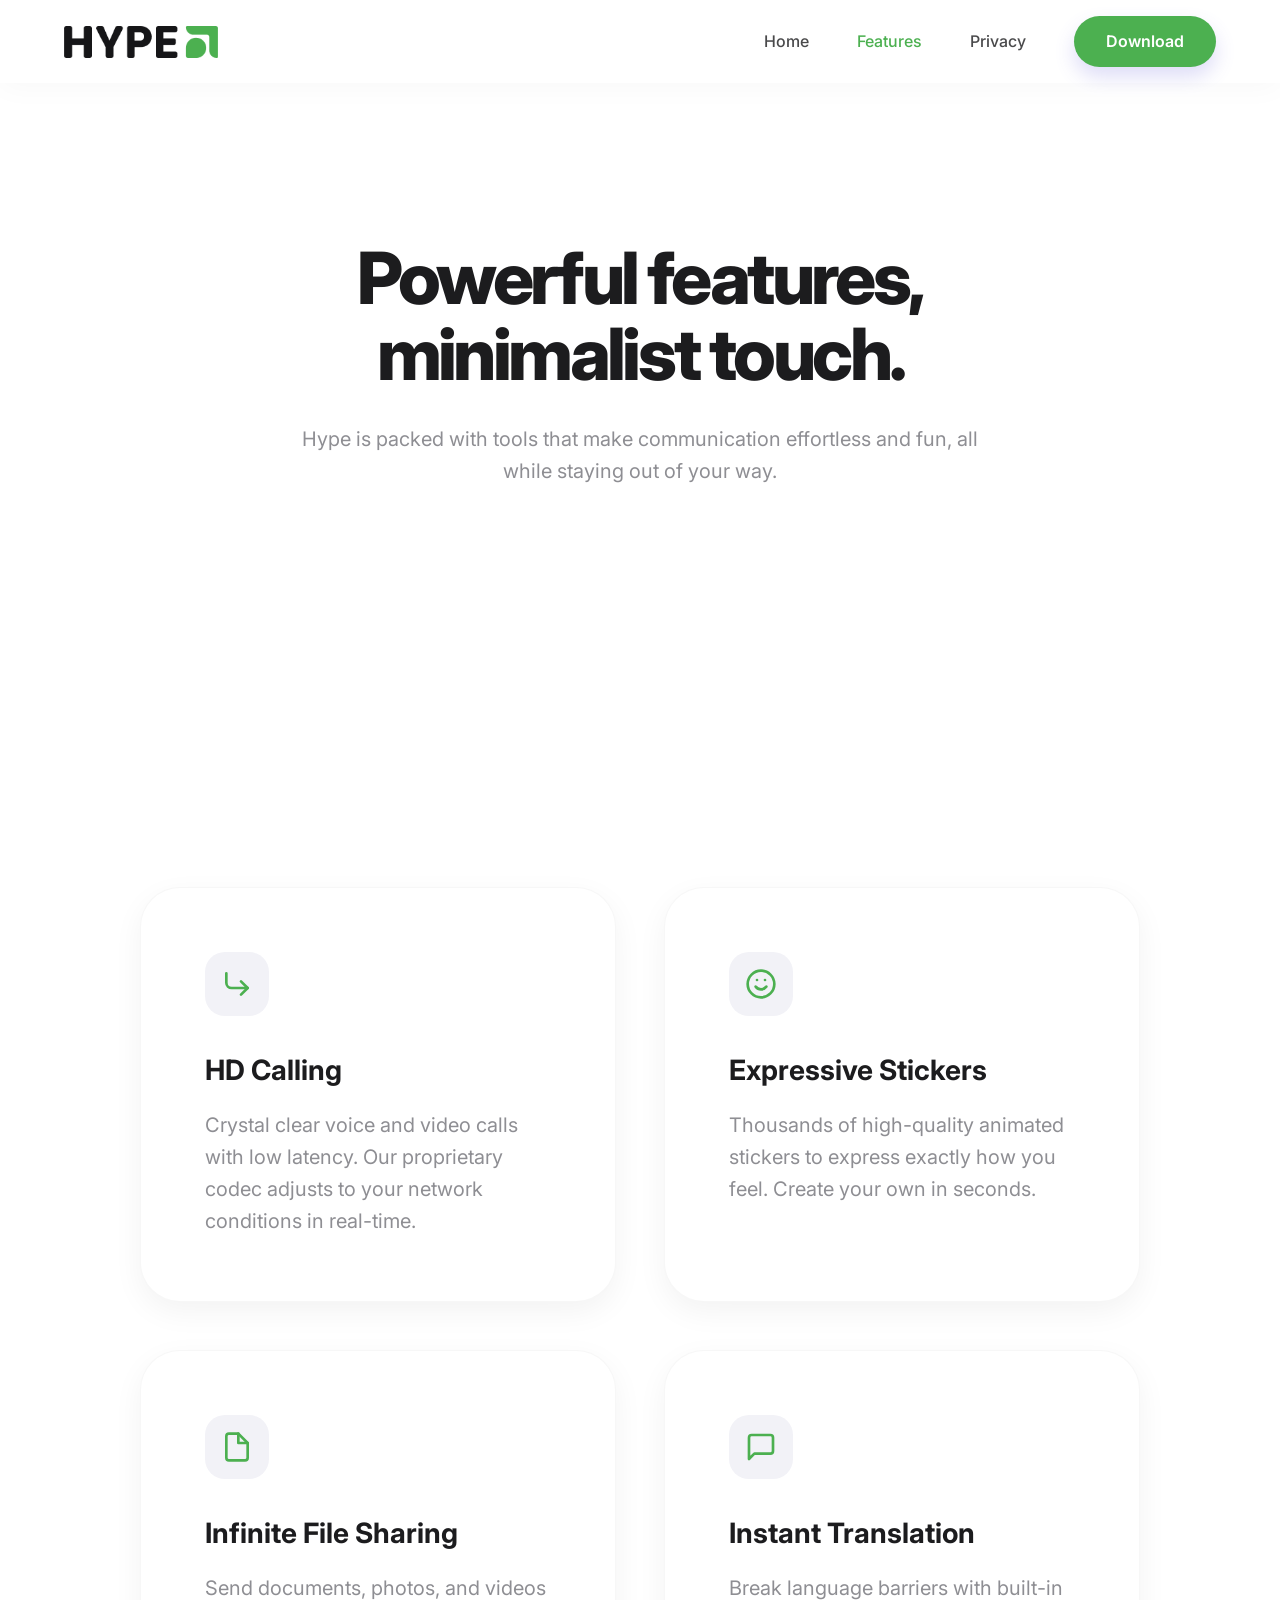
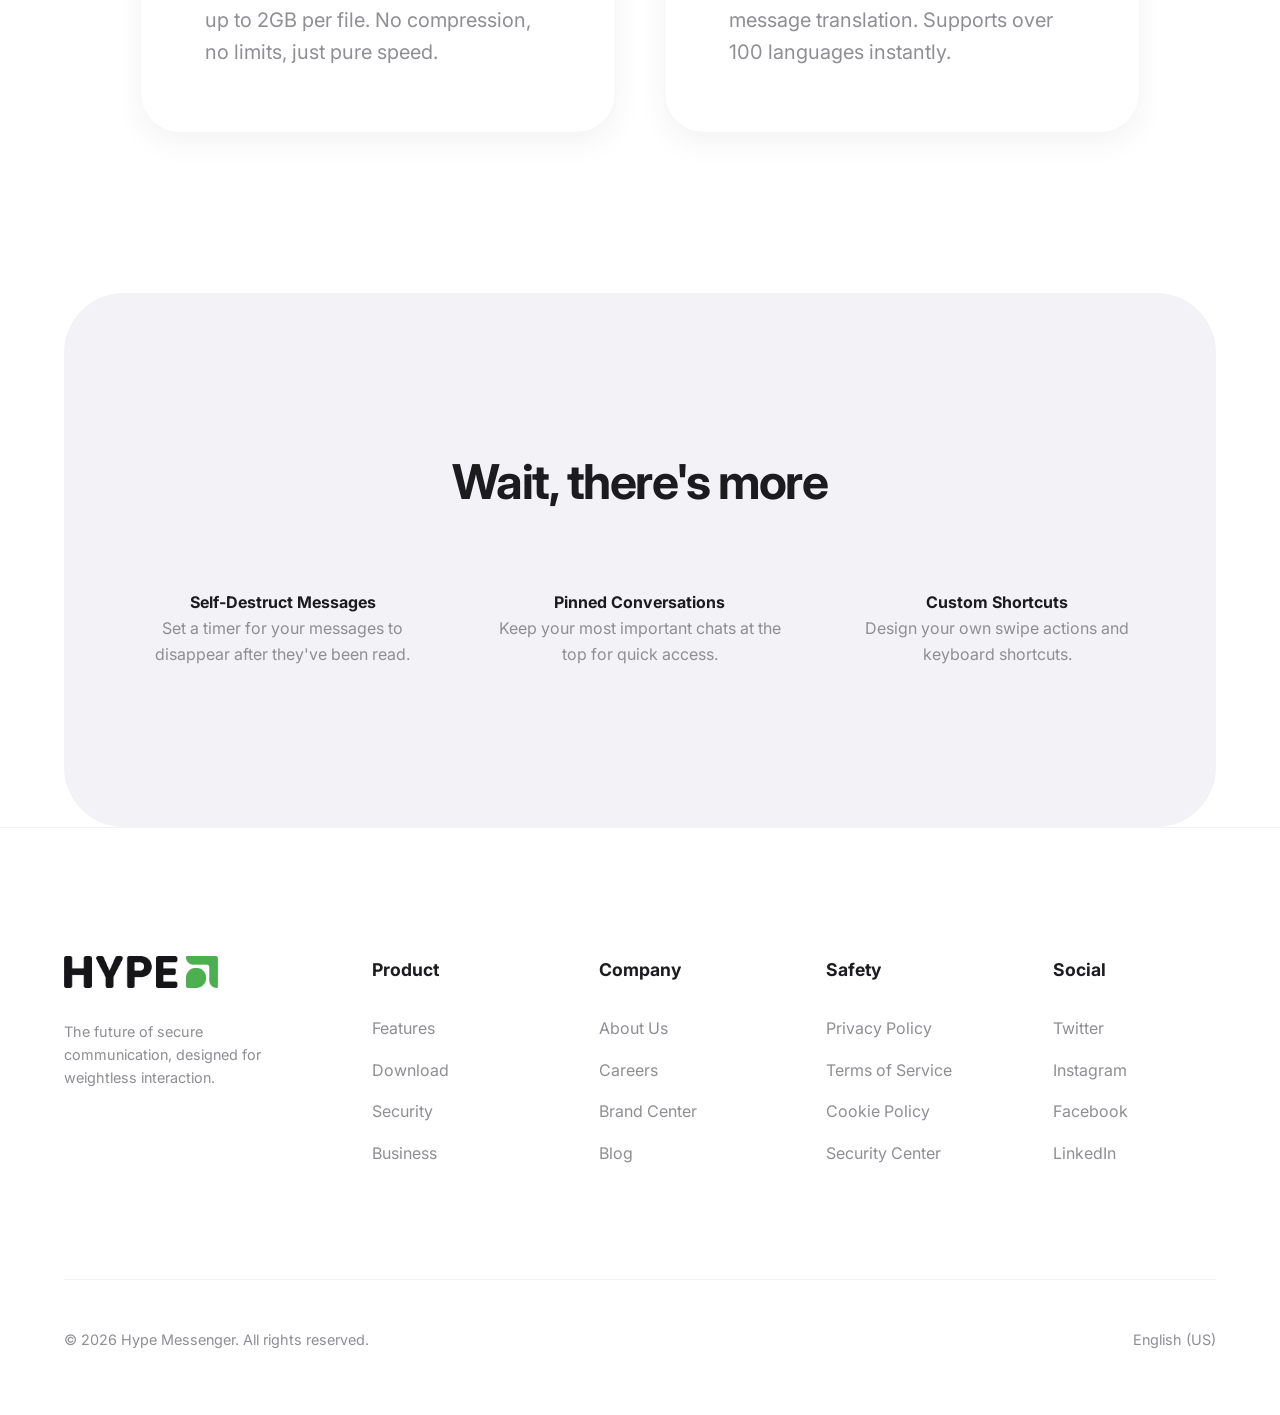
<file: features.html>
<!DOCTYPE html>
<html lang="en">

<head>
    <meta charset="UTF-8">
    <meta name="viewport" content="width=device-width, initial-scale=1.0">
    <title>Features | Hype</title>
    <link rel="stylesheet" href="style.css">
</head>

<body>

    <header id="header">
        <div class="logo-container">
            <a href="index.html"><img src="logo.png" alt="Hype" id="business-logo">
            </a>
        </div>
        <nav>
            <a href="index.html">Home</a>
            <a href="features.html" class="active">Features</a>
            <a href="privacy.html">Privacy</a>
            <a href="#" class="btn-download">Download</a>
        </nav>
    </header>

    <main>
        <section class="reveal-up" style="padding-top: 15rem; text-align: center;">
            <h1>Powerful features, <br>minimalist touch.</h1>
            <p class="text-center">Hype is packed with tools that make communication effortless and fun, all while
                staying out of your way.</p>
        </section>

        <section>
            <div class="feature-grid-v2">
                <div class="feature-card-v2 reveal-up">
                    <div class="card-icon"><svg width="32" height="32" viewBox="0 0 24 24" fill="none"
                            stroke="currentColor" stroke-width="2" stroke-linecap="round" stroke-linejoin="round">
                            <path d="M15 10l5 5-5 5"></path>
                            <path d="M4 4v7a4 4 0 0 0 4 4h12"></path>
                        </svg></div>
                    <h3>HD Calling</h3>
                    <p>Crystal clear voice and video calls with low latency. Our proprietary codec adjusts to your
                        network conditions in real-time.</p>
                </div>
                <div class="feature-card-v2 reveal-up">
                    <div class="card-icon"><svg width="32" height="32" viewBox="0 0 24 24" fill="none"
                            stroke="currentColor" stroke-width="2" stroke-linecap="round" stroke-linejoin="round">
                            <circle cx="12" cy="12" r="10"></circle>
                            <path d="M8 14s1.5 2 4 2 4-2 4-2"></path>
                            <line x1="9" y1="9" x2="9.01" y2="9"></line>
                            <line x1="15" y1="9" x2="15.01" y2="9"></line>
                        </svg></div>
                    <h3>Expressive Stickers</h3>
                    <p>Thousands of high-quality animated stickers to express exactly how you feel. Create your own in
                        seconds.</p>
                </div>
                <div class="feature-card-v2 reveal-up">
                    <div class="card-icon"><svg width="32" height="32" viewBox="0 0 24 24" fill="none"
                            stroke="currentColor" stroke-width="2" stroke-linecap="round" stroke-linejoin="round">
                            <path d="M13 2H6a2 2 0 0 0-2 2v16a2 2 0 0 0 2 2h12a2 2 0 0 0 2-2V9z"></path>
                            <polyline points="13 2 13 9 20 9"></polyline>
                        </svg></div>
                    <h3>Infinite File Sharing</h3>
                    <p>Send documents, photos, and videos up to 2GB per file. No compression, no limits, just pure
                        speed.</p>
                </div>
                <div class="feature-card-v2 reveal-up">
                    <div class="card-icon"><svg width="32" height="32" viewBox="0 0 24 24" fill="none"
                            stroke="currentColor" stroke-width="2" stroke-linecap="round" stroke-linejoin="round">
                            <path d="M21 15a2 2 0 0 1-2 2H7l-4 4V5a2 2 0 0 1 2-2h14a2 2 0 0 1 2 2z"></path>
                        </svg></div>
                    <h3>Instant Translation</h3>
                    <p>Break language barriers with built-in message translation. Supports over 100 languages instantly.
                    </p>
                </div>
            </div>
        </section>

        <section class="reveal-up"
            style="background: var(--bg-alt); margin: 0 5%; border-radius: 60px; text-align: center;">
            <h2>Wait, there's more</h2>
            <div class="feature-detail-grid">
                <div class="reveal-up">
                    <h4>Self-Destruct Messages</h4>
                    <p style="font-size: 1rem;">Set a timer for your messages to disappear after they've been read.</p>
                </div>
                <div class="reveal-up">
                    <h4>Pinned Conversations</h4>
                    <p style="font-size: 1rem;">Keep your most important chats at the top for quick access.</p>
                </div>
                <div class="reveal-up">
                    <h4>Custom Shortcuts</h4>
                    <p style="font-size: 1rem;">Design your own swipe actions and keyboard shortcuts.</p>
                </div>
            </div>
        </section>
    </main>

    <footer>
        <div class="footer-grid">
            <div class="footer-col">
                <div class="logo-container" style="margin-bottom: 2rem;">
                    <img src="logo.png" alt="Hype" id="business-logo">
                </div>
                <p style="font-size: 0.9rem;">The future of secure communication, designed for weightless interaction.
                </p>
            </div>
            <div class="footer-col">
                <h4>Product</h4>
                <ul>
                    <li><a href="features.html">Features</a></li>
                    <li><a href="download.html">Download</a></li>
                    <li><a href="privacy.html">Security</a></li>
                    <li><a href="#">Business</a></li>
                </ul>
            </div>
            <div class="footer-col">
                <h4>Company</h4>
                <ul>
                    <li><a href="#">About Us</a></li>
                    <li><a href="#">Careers</a></li>
                    <li><a href="#">Brand Center</a></li>
                    <li><a href="#">Blog</a></li>
                </ul>
            </div>
            <div class="footer-col">
                <h4>Safety</h4>
                <ul>
                    <li><a href="privacy.html">Privacy Policy</a></li>
                    <li><a href="#">Terms of Service</a></li>
                    <li><a href="#">Cookie Policy</a></li>
                    <li><a href="#">Security Center</a></li>
                </ul>
            </div>
            <div class="footer-col">
                <h4>Social</h4>
                <ul>
                    <li><a href="#">Twitter</a></li>
                    <li><a href="#">Instagram</a></li>
                    <li><a href="#">Facebook</a></li>
                    <li><a href="#">LinkedIn</a></li>
                </ul>
            </div>
        </div>
        <div class="footer-bottom">
            <div style="font-size: 0.9rem; color: var(--text-muted);">&copy; 2026 Hype Messenger. All rights reserved.
            </div>
            <div style="display: flex; gap: 2rem;">
                <a href="#" style="text-decoration: none; color: var(--text-muted); font-size: 0.9rem;">English (US)</a>
            </div>
        </div>
    </footer>

    <script src="main.js"></script>
</body>

</html>
</file>
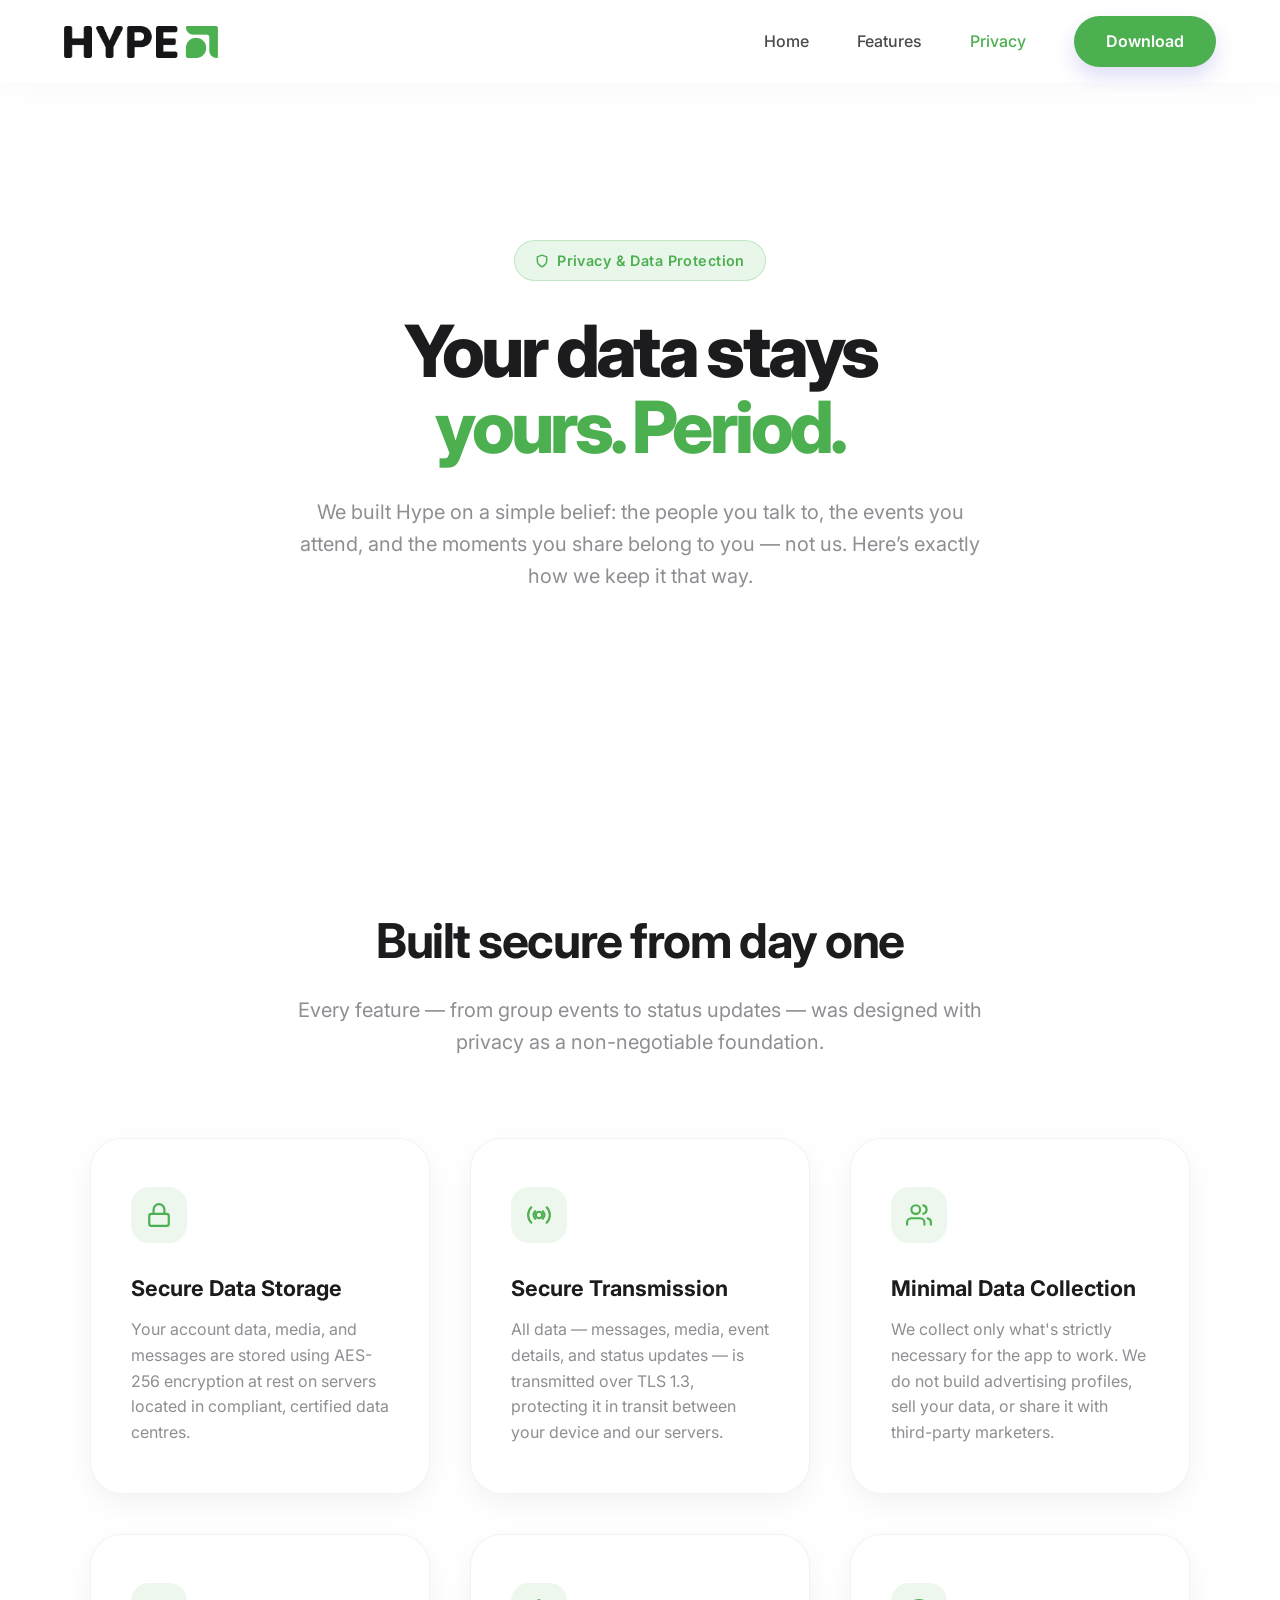
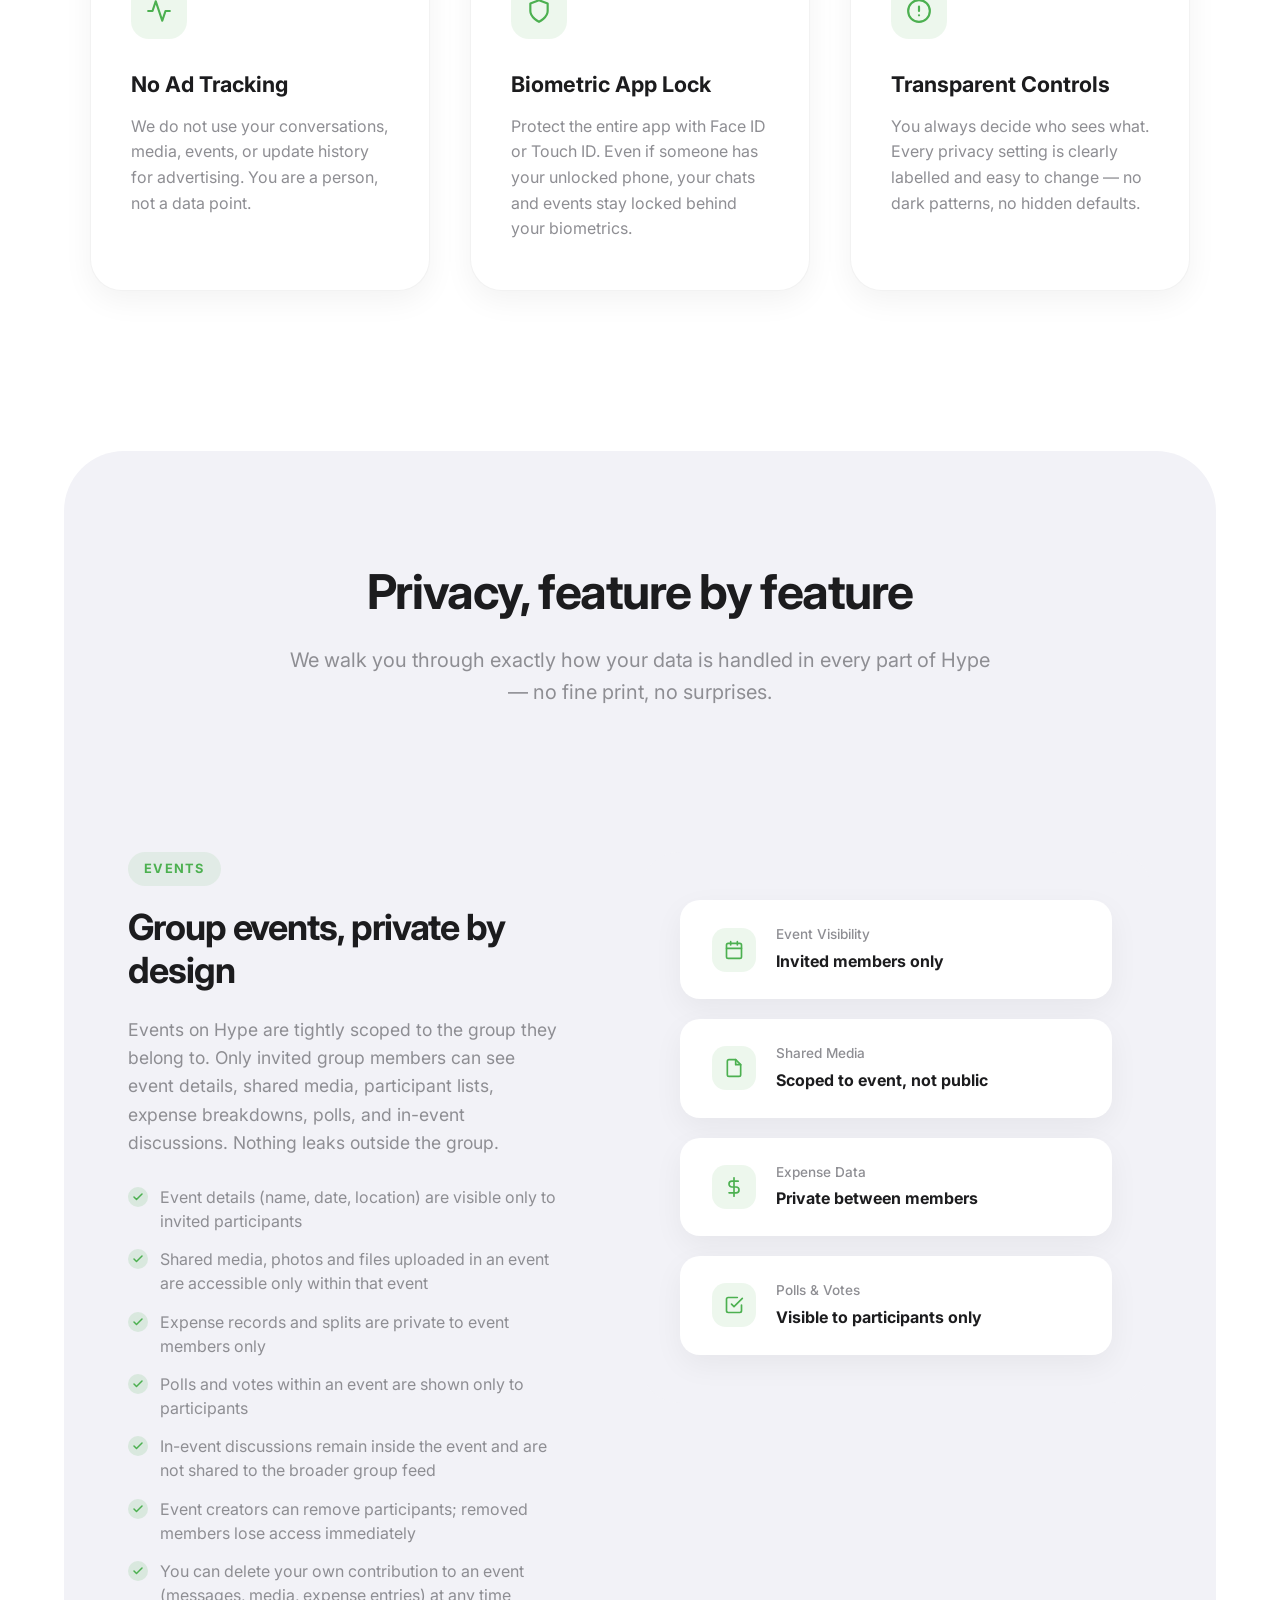
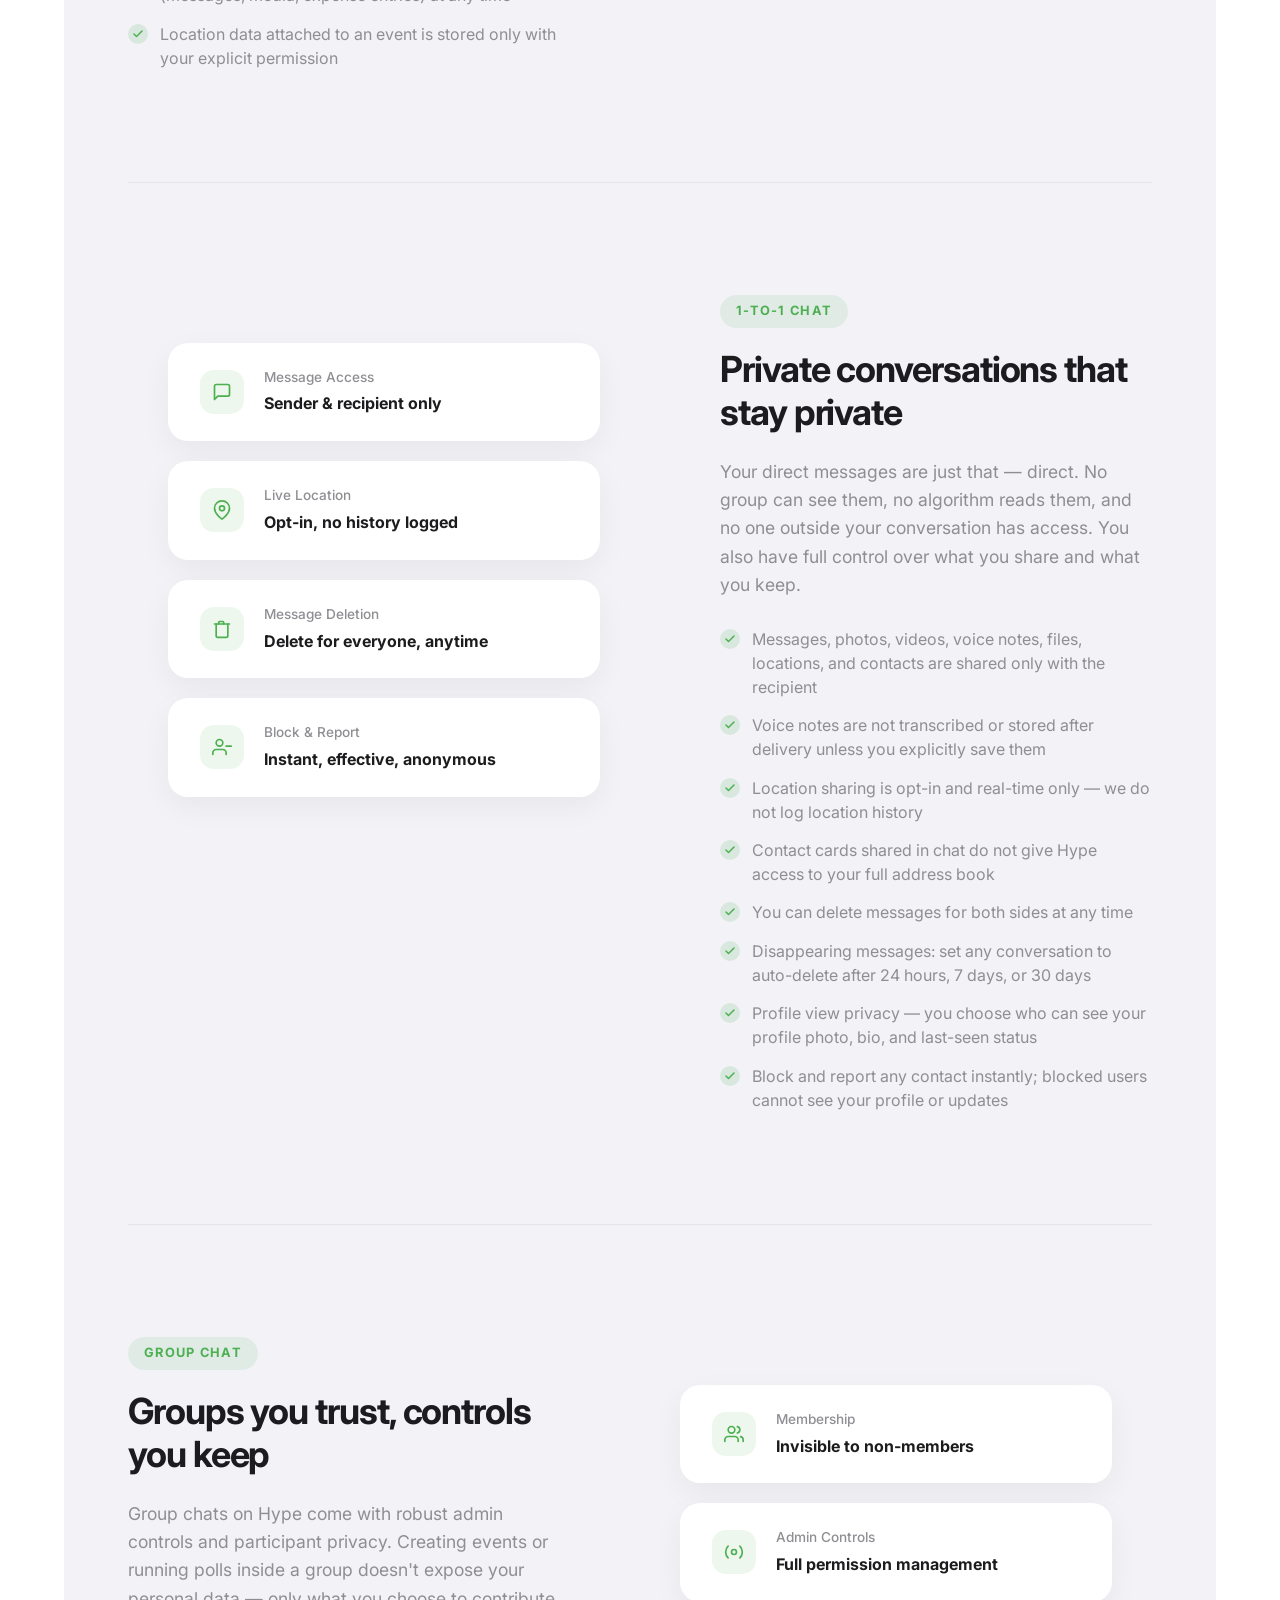
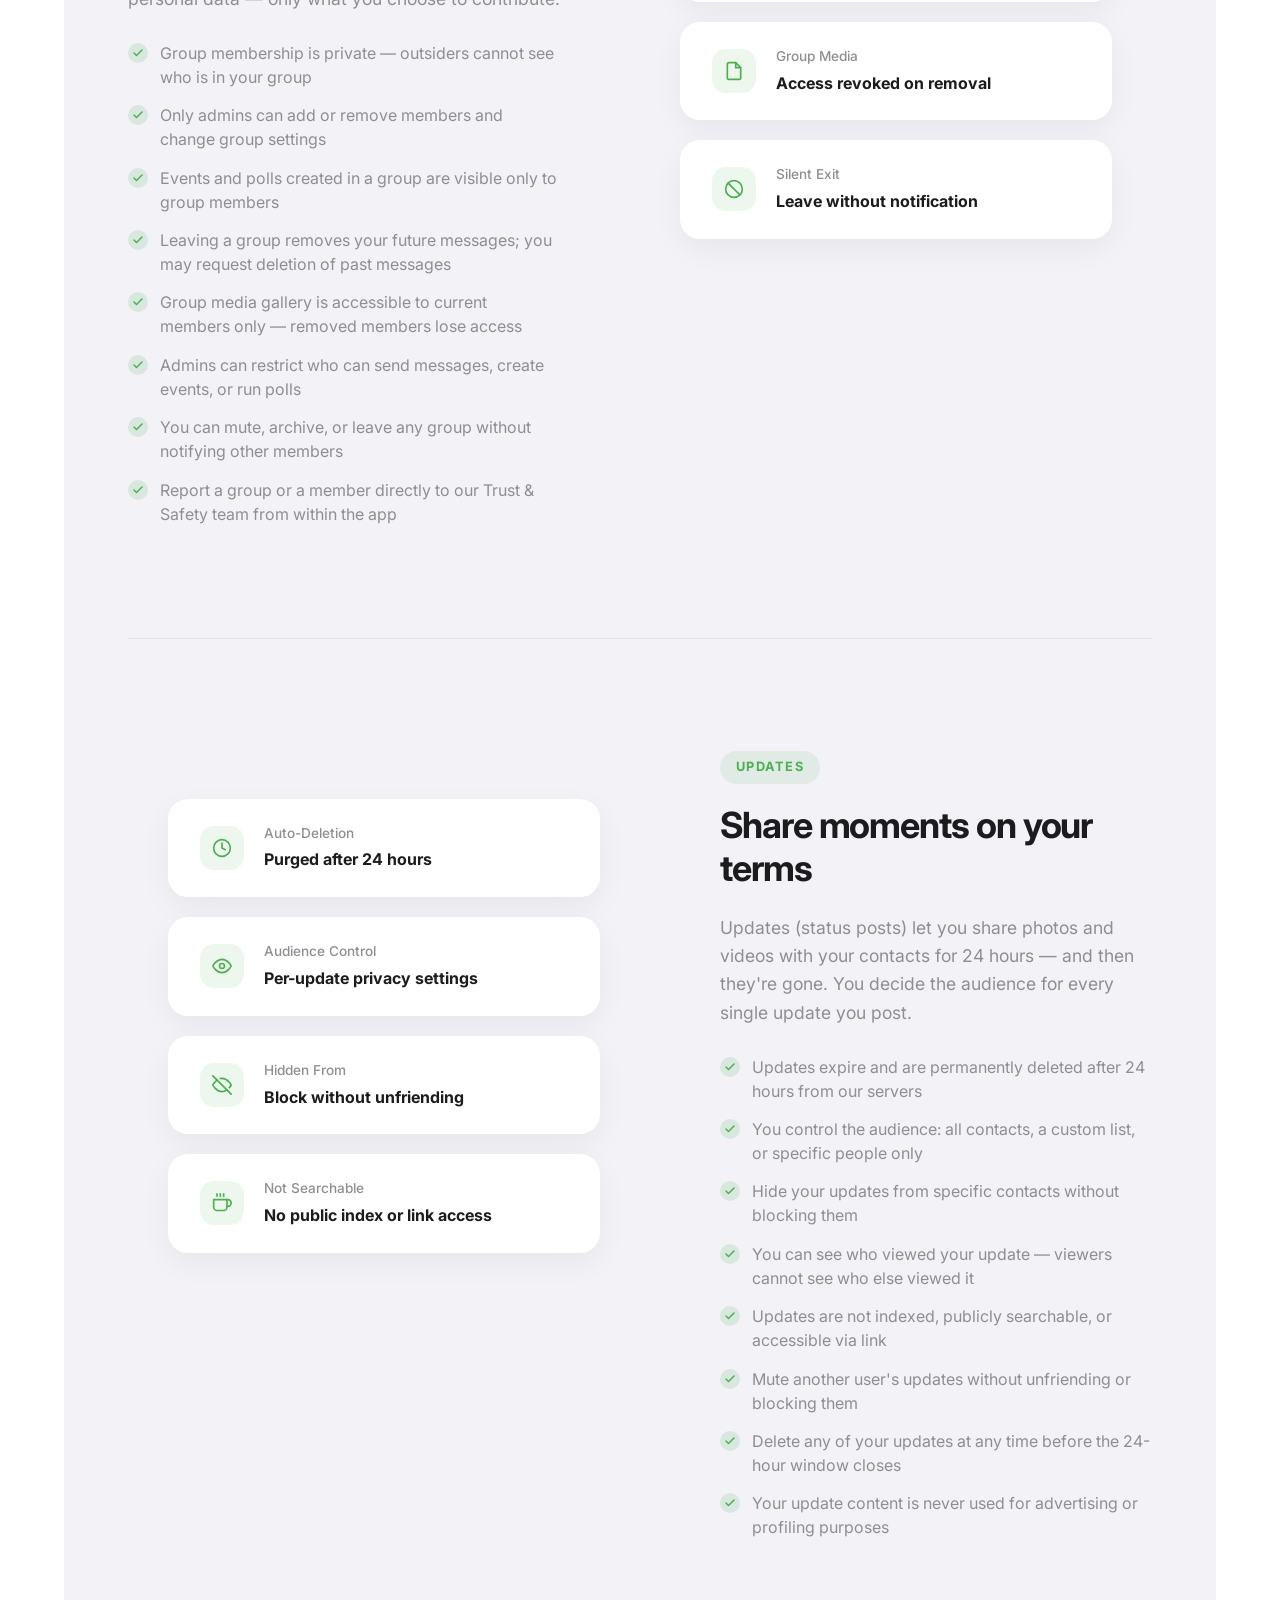
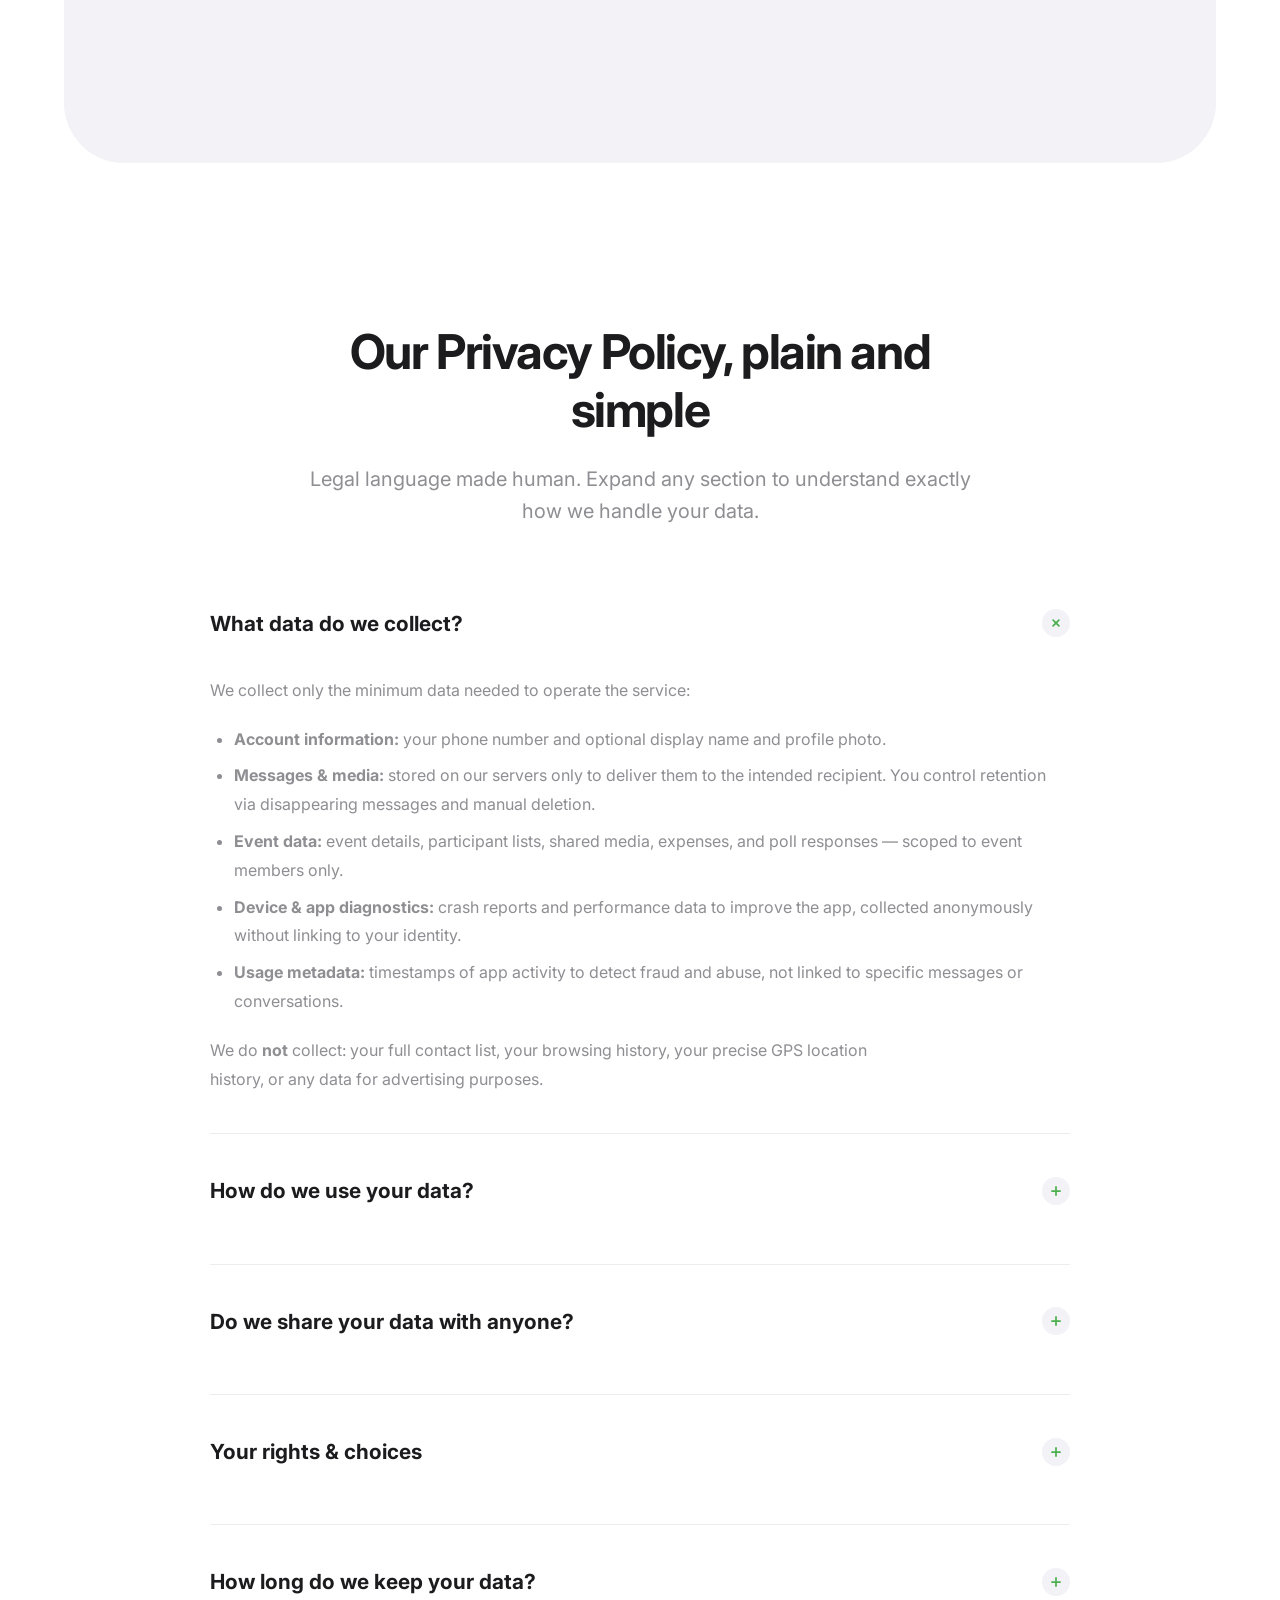
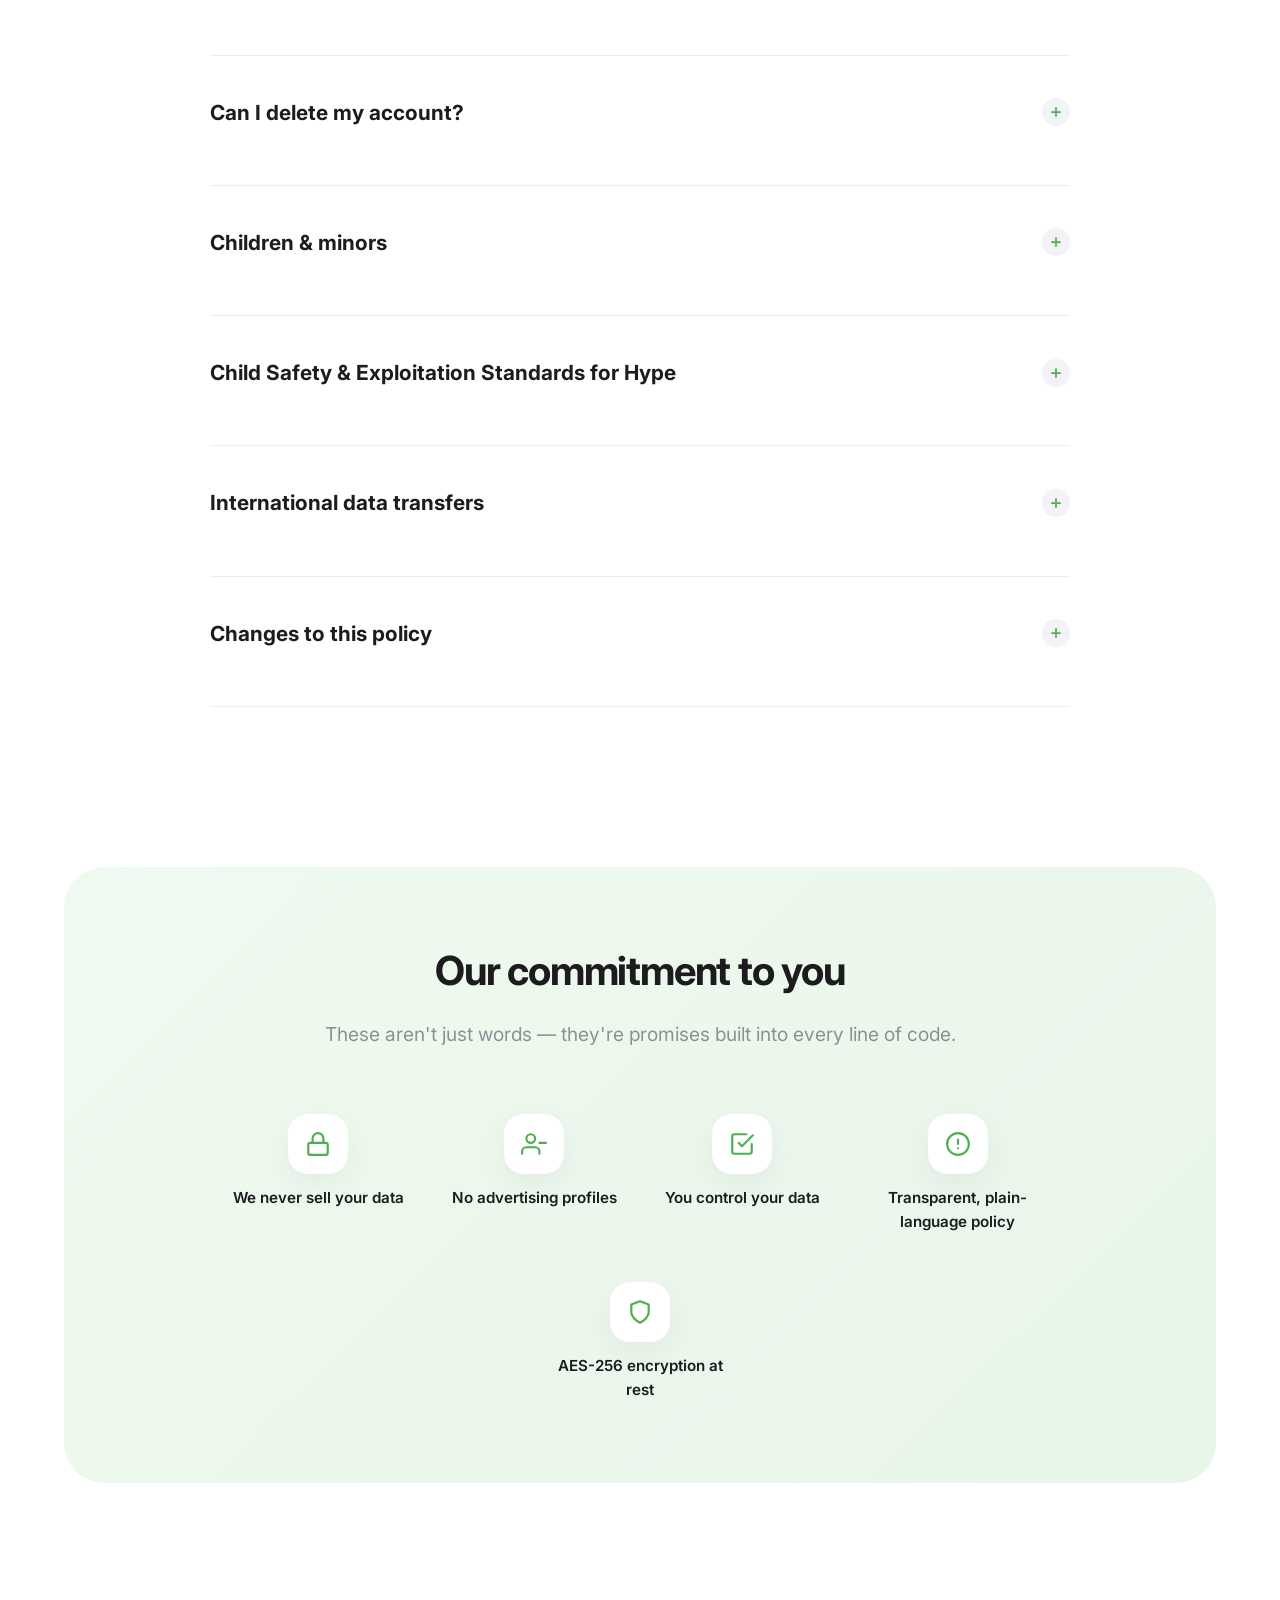
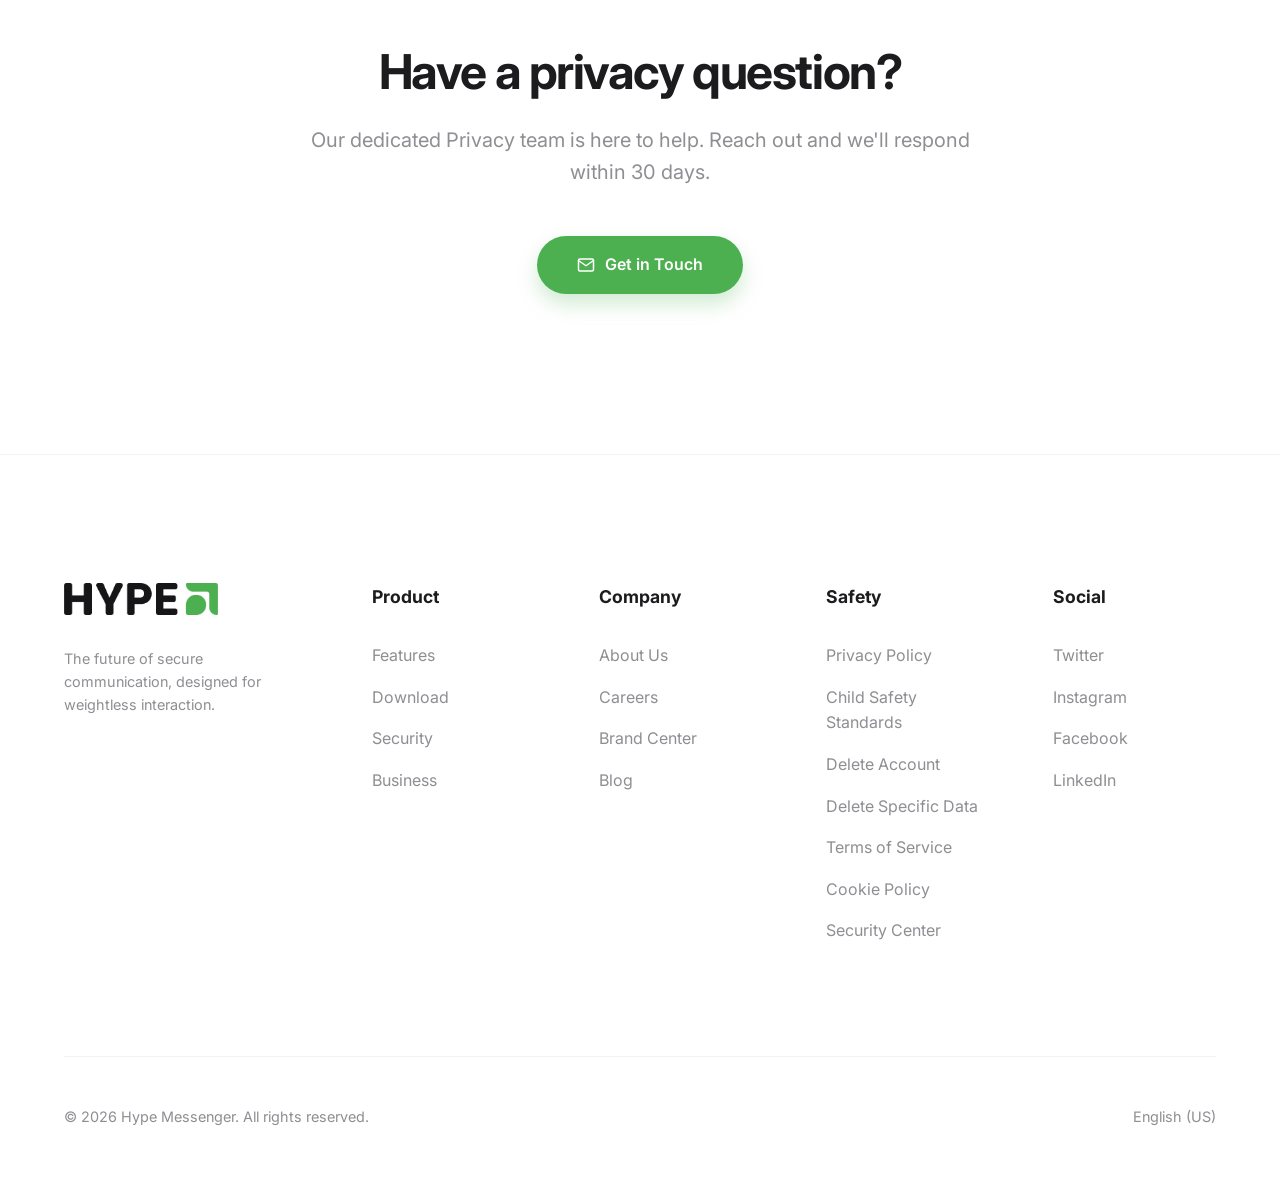
<file: privacy.html>
<!DOCTYPE html>
<html lang="en">

<head>
    <meta charset="UTF-8">
    <meta name="viewport" content="width=device-width, initial-scale=1.0">
    <title>Privacy &amp; Security | Hype</title>
    <meta name="description"
        content="Your privacy on Hype — learn how we protect your messages, events, media, group chats, and status updates. Transparent, compliant, and always on your side.">
    <link rel="stylesheet" href="style.css">
    <style>
        /* ── Privacy Page Extras ── */

        .privacy-badge {
            display: inline-flex;
            align-items: center;
            gap: 0.5rem;
            background: rgba(76, 176, 80, 0.12);
            border: 1px solid rgba(76, 176, 80, 0.25);
            color: var(--primary);
            font-size: 0.9rem;
            font-weight: 600;
            padding: 0.5rem 1.25rem;
            border-radius: 100px;
            margin-bottom: 2rem;
            letter-spacing: 0.03em;
        }

        .privacy-badge svg {
            flex-shrink: 0;
        }

        /* Pillars grid */
        .pillars-grid {
            display: grid;
            grid-template-columns: repeat(3, 1fr);
            gap: 2.5rem;
            max-width: 1100px;
            margin: 5rem auto 0;
        }

        .pillar-card {
            background: white;
            border-radius: 32px;
            padding: 3rem 2.5rem;
            border: 1px solid rgba(0, 0, 0, 0.05);
            box-shadow: var(--shadow-soft);
            transition: var(--transition-smooth);
        }

        .pillar-card:hover {
            transform: translateY(-12px);
            box-shadow: var(--shadow-deep);
        }

        .pillar-icon {
            width: 56px;
            height: 56px;
            background: rgba(76, 176, 80, 0.1);
            border-radius: 18px;
            display: flex;
            align-items: center;
            justify-content: center;
            margin-bottom: 1.75rem;
            color: var(--primary);
        }

        .pillar-card h3 {
            font-size: 1.35rem;
            margin-bottom: 0.75rem;
        }

        .pillar-card p {
            font-size: 1rem;
        }

        /* Feature-privacy rows */
        .feature-privacy-row {
            display: flex;
            align-items: flex-start;
            gap: 5rem;
            max-width: 1100px;
            margin: 0 auto;
            padding: 7rem 0;
            border-bottom: 1px solid rgba(0, 0, 0, 0.06);
        }

        .feature-privacy-row:last-child {
            border-bottom: none;
        }

        .feature-privacy-row.reverse {
            flex-direction: row-reverse;
        }

        .fpr-label {
            background: rgba(76, 176, 80, 0.1);
            color: var(--primary);
            font-size: 0.8rem;
            font-weight: 700;
            letter-spacing: 0.1em;
            text-transform: uppercase;
            padding: 0.4rem 1rem;
            border-radius: 100px;
            display: inline-block;
            margin-bottom: 1.25rem;
        }

        .fpr-text {
            flex: 1;
        }

        .fpr-text h2 {
            font-size: 2.25rem;
        }

        .fpr-text p {
            font-size: 1.1rem;
            margin-top: 1.25rem;
        }

        .fpr-bullets {
            list-style: none;
            margin-top: 1.75rem;
            display: flex;
            flex-direction: column;
            gap: 0.9rem;
        }

        .fpr-bullets li {
            display: flex;
            align-items: flex-start;
            gap: 0.75rem;
            font-size: 1rem;
            color: var(--text-muted);
            line-height: 1.5;
        }

        .fpr-bullets li::before {
            content: '';
            flex-shrink: 0;
            width: 20px;
            height: 20px;
            background: rgba(76, 176, 80, 0.15);
            border-radius: 50%;
            background-image: url("data:image/svg+xml,%3Csvg xmlns='http://www.w3.org/2000/svg' width='12' height='12' viewBox='0 0 24 24' fill='none' stroke='%234CB050' stroke-width='3' stroke-linecap='round' stroke-linejoin='round'%3E%3Cpolyline points='20 6 9 17 4 12'%3E%3C/polyline%3E%3C/svg%3E");
            background-repeat: no-repeat;
            background-position: center;
            margin-top: 2px;
        }

        .fpr-visual {
            flex: 1;
            background: var(--bg-alt);
            border-radius: 40px;
            padding: 3rem 2.5rem;
            display: flex;
            flex-direction: column;
            gap: 1.25rem;
        }

        .fpr-visual-stat {
            background: white;
            border-radius: 20px;
            padding: 1.5rem 2rem;
            box-shadow: var(--shadow-soft);
            display: flex;
            align-items: center;
            gap: 1.25rem;
        }

        .fpr-visual-stat-icon {
            width: 44px;
            height: 44px;
            background: rgba(76, 176, 80, 0.1);
            border-radius: 14px;
            display: flex;
            align-items: center;
            justify-content: center;
            color: var(--primary);
            flex-shrink: 0;
        }

        .fpr-visual-stat-label {
            font-size: 0.85rem;
            color: var(--text-muted);
            font-weight: 500;
        }

        .fpr-visual-stat-value {
            font-size: 1rem;
            font-weight: 700;
            color: var(--text-main);
            margin-top: 0.2rem;
        }

        /* Policy accordion */
        .policy-wrap {
            max-width: 860px;
            margin: 0 auto;
        }

        .policy-section {
            border-bottom: 1px solid rgba(0, 0, 0, 0.07);
            padding: 2.5rem 0;
            scroll-margin-top: 100px;
        }

        .policy-section:first-child {
            padding-top: 0;
        }

        .policy-section h3 {
            font-size: 1.3rem;
            cursor: pointer;
            display: flex;
            justify-content: space-between;
            align-items: center;
            user-select: none;
            gap: 1rem;
        }

        .policy-section h3 .toggle-icon {
            width: 28px;
            height: 28px;
            background: var(--bg-alt);
            border-radius: 50%;
            display: flex;
            align-items: center;
            justify-content: center;
            flex-shrink: 0;
            transition: var(--transition-smooth);
            color: var(--primary);
        }

        .policy-section.open h3 .toggle-icon {
            transform: rotate(45deg);
        }

        .policy-body {
            max-height: 0;
            overflow: hidden;
            transition: max-height 0.5s cubic-bezier(0.23, 1, 0.32, 1);
        }

        .policy-body p,
        .policy-body ul {
            font-size: 1rem;
            color: var(--text-muted);
            line-height: 1.8;
            margin-top: 1.25rem;
        }

        .policy-body ul {
            list-style: disc;
            padding-left: 1.5rem;
        }

        .policy-body ul li {
            margin-bottom: 0.5rem;
        }

        /* Commitment strip */
        .commitment-strip {
            background: linear-gradient(135deg, #f0faf0 0%, #e8f5e9 100%);
            border-radius: 40px;
            padding: 5rem;
            text-align: center;
            margin: 0 5%;
        }

        .commitment-strip h2 {
            font-size: 2.5rem;
        }

        .commitment-strip p {
            font-size: 1.2rem;
            margin: 1.5rem auto 0;
        }

        .commitment-items {
            display: flex;
            justify-content: center;
            gap: 3rem;
            margin-top: 4rem;
            flex-wrap: wrap;
        }

        .commitment-item {
            display: flex;
            flex-direction: column;
            align-items: center;
            gap: 0.75rem;
            max-width: 180px;
        }

        .commitment-item-icon {
            width: 60px;
            height: 60px;
            background: white;
            border-radius: 20px;
            display: flex;
            align-items: center;
            justify-content: center;
            color: var(--primary);
            box-shadow: var(--shadow-soft);
        }

        .commitment-item span {
            font-size: 0.95rem;
            font-weight: 600;
            color: var(--text-main);
            text-align: center;
        }

        @media (max-width: 1024px) {
            .pillars-grid {
                grid-template-columns: 1fr 1fr;
            }

            .feature-privacy-row,
            .feature-privacy-row.reverse {
                flex-direction: column;
                gap: 3rem;
            }

            .commitment-strip {
                padding: 4rem 2rem;
            }
        }

        @media (max-width: 768px) {
            .pillars-grid {
                grid-template-columns: 1fr;
            }

            .commitment-items {
                gap: 2rem;
            }
        }
    </style>
</head>

<body>

    <header id="header">
        <div class="logo-container">
            <a href="index.html"><img src="logo.png" alt="Hype" id="business-logo">
            </a>
        </div>
        <nav>
            <a href="index.html">Home</a>
            <a href="features.html">Features</a>
            <a href="privacy.html" class="active">Privacy</a>
            <a href="#" class="btn-download">Download</a>
        </nav>
    </header>

    <main>

        <!-- Hero -->
        <section class="reveal-up" style="padding-top: 15rem; text-align: center;">
            <div class="privacy-badge">
                <svg width="14" height="14" viewBox="0 0 24 24" fill="none" stroke="currentColor" stroke-width="2.5"
                    stroke-linecap="round" stroke-linejoin="round">
                    <path d="M12 22s8-4 8-10V5l-8-3-8 3v7c0 6 8 10 8 10z" />
                </svg>
                Privacy &amp; Data Protection
            </div>
            <h1>Your data stays<br><span style="color: var(--primary);">yours. Period.</span></h1>
            <p class="text-center">We built Hype on a simple belief: the people you talk to, the events you attend, and
                the moments you share belong to you &mdash; not us. Here&rsquo;s exactly how we keep it that way.</p>
        </section>

        <!-- Security Pillars -->
        <section>
            <div style="text-align: center;">
                <h2>Built secure from day one</h2>
                <p class="text-center">Every feature &mdash; from group events to status updates &mdash; was designed
                    with privacy as a non-negotiable foundation.</p>
            </div>
            <div class="pillars-grid">

                <div class="pillar-card reveal-up">
                    <div class="pillar-icon">
                        <svg width="26" height="26" viewBox="0 0 24 24" fill="none" stroke="currentColor"
                            stroke-width="2" stroke-linecap="round" stroke-linejoin="round">
                            <rect x="3" y="11" width="18" height="11" rx="2" ry="2" />
                            <path d="M7 11V7a5 5 0 0 1 10 0v4" />
                        </svg>
                    </div>
                    <h3>Secure Data Storage</h3>
                    <p>Your account data, media, and messages are stored using AES-256 encryption at rest on servers
                        located in compliant, certified data centres.</p>
                </div>

                <div class="pillar-card reveal-up">
                    <div class="pillar-icon">
                        <svg width="26" height="26" viewBox="0 0 24 24" fill="none" stroke="currentColor"
                            stroke-width="2" stroke-linecap="round" stroke-linejoin="round">
                            <circle cx="12" cy="12" r="3" />
                            <path d="M19.07 4.93a10 10 0 0 1 0 14.14" />
                            <path d="M4.93 4.93a10 10 0 0 0 0 14.14" />
                            <path d="M15.54 8.46a5 5 0 0 1 0 7.07" />
                            <path d="M8.46 8.46a5 5 0 0 0 0 7.07" />
                        </svg>
                    </div>
                    <h3>Secure Transmission</h3>
                    <p>All data &mdash; messages, media, event details, and status updates &mdash; is transmitted over
                        TLS 1.3, protecting it in transit between your device and our servers.</p>
                </div>

                <div class="pillar-card reveal-up">
                    <div class="pillar-icon">
                        <svg width="26" height="26" viewBox="0 0 24 24" fill="none" stroke="currentColor"
                            stroke-width="2" stroke-linecap="round" stroke-linejoin="round">
                            <path d="M17 21v-2a4 4 0 0 0-4-4H5a4 4 0 0 0-4 4v2" />
                            <circle cx="9" cy="7" r="4" />
                            <path d="M23 21v-2a4 4 0 0 0-3-3.87" />
                            <path d="M16 3.13a4 4 0 0 1 0 7.75" />
                        </svg>
                    </div>
                    <h3>Minimal Data Collection</h3>
                    <p>We collect only what's strictly necessary for the app to work. We do not build advertising
                        profiles, sell your data, or share it with third-party marketers.</p>
                </div>

                <div class="pillar-card reveal-up">
                    <div class="pillar-icon">
                        <svg width="26" height="26" viewBox="0 0 24 24" fill="none" stroke="currentColor"
                            stroke-width="2" stroke-linecap="round" stroke-linejoin="round">
                            <polyline points="22 12 18 12 15 21 9 3 6 12 2 12" />
                        </svg>
                    </div>
                    <h3>No Ad Tracking</h3>
                    <p>We do not use your conversations, media, events, or update history for advertising. You are a
                        person, not a data point.</p>
                </div>

                <div class="pillar-card reveal-up">
                    <div class="pillar-icon">
                        <svg width="26" height="26" viewBox="0 0 24 24" fill="none" stroke="currentColor"
                            stroke-width="2" stroke-linecap="round" stroke-linejoin="round">
                            <path d="M12 22s8-4 8-10V5l-8-3-8 3v7c0 6 8 10 8 10z" />
                        </svg>
                    </div>
                    <h3>Biometric App Lock</h3>
                    <p>Protect the entire app with Face ID or Touch ID. Even if someone has your unlocked phone, your
                        chats and events stay locked behind your biometrics.</p>
                </div>

                <div class="pillar-card reveal-up">
                    <div class="pillar-icon">
                        <svg width="26" height="26" viewBox="0 0 24 24" fill="none" stroke="currentColor"
                            stroke-width="2" stroke-linecap="round" stroke-linejoin="round">
                            <circle cx="12" cy="12" r="10" />
                            <line x1="12" y1="8" x2="12" y2="12" />
                            <line x1="12" y1="16" x2="12.01" y2="16" />
                        </svg>
                    </div>
                    <h3>Transparent Controls</h3>
                    <p>You always decide who sees what. Every privacy setting is clearly labelled and easy to change
                        &mdash; no dark patterns, no hidden defaults.</p>
                </div>

            </div>
        </section>

        <!-- Feature-by-Feature Privacy -->
        <section
            style="background: var(--bg-alt); margin: 0 5%; border-radius: 60px; padding-top: 7rem; padding-bottom: 7rem;">
            <div style="text-align: center; max-width: 700px; margin: 0 auto 2rem;">
                <h2>Privacy, feature by feature</h2>
                <p class="text-center">We walk you through exactly how your data is handled in every part of Hype
                    &mdash; no fine print, no surprises.</p>
            </div>

            <!-- Events -->
            <div class="feature-privacy-row reveal-up">
                <div class="fpr-text">
                    <span class="fpr-label">Events</span>
                    <h2>Group events, private by design</h2>
                    <p>Events on Hype are tightly scoped to the group they belong to. Only invited group members can see
                        event details, shared media, participant lists, expense breakdowns, polls, and in-event
                        discussions. Nothing leaks outside the group.</p>
                    <ul class="fpr-bullets">
                        <li>Event details (name, date, location) are visible only to invited participants</li>
                        <li>Shared media, photos and files uploaded in an event are accessible only within that event
                        </li>
                        <li>Expense records and splits are private to event members only</li>
                        <li>Polls and votes within an event are shown only to participants</li>
                        <li>In-event discussions remain inside the event and are not shared to the broader group feed
                        </li>
                        <li>Event creators can remove participants; removed members lose access immediately</li>
                        <li>You can delete your own contribution to an event (messages, media, expense entries) at any
                            time</li>
                        <li>Location data attached to an event is stored only with your explicit permission</li>
                    </ul>
                </div>
                <div class="fpr-visual">
                    <div class="fpr-visual-stat">
                        <div class="fpr-visual-stat-icon">
                            <svg width="20" height="20" viewBox="0 0 24 24" fill="none" stroke="currentColor"
                                stroke-width="2" stroke-linecap="round" stroke-linejoin="round">
                                <rect x="3" y="4" width="18" height="18" rx="2" ry="2" />
                                <line x1="16" y1="2" x2="16" y2="6" />
                                <line x1="8" y1="2" x2="8" y2="6" />
                                <line x1="3" y1="10" x2="21" y2="10" />
                            </svg>
                        </div>
                        <div>
                            <div class="fpr-visual-stat-label">Event Visibility</div>
                            <div class="fpr-visual-stat-value">Invited members only</div>
                        </div>
                    </div>
                    <div class="fpr-visual-stat">
                        <div class="fpr-visual-stat-icon">
                            <svg width="20" height="20" viewBox="0 0 24 24" fill="none" stroke="currentColor"
                                stroke-width="2" stroke-linecap="round" stroke-linejoin="round">
                                <path d="M14 2H6a2 2 0 0 0-2 2v16a2 2 0 0 0 2 2h12a2 2 0 0 0 2-2V8z" />
                                <polyline points="14 2 14 8 20 8" />
                            </svg>
                        </div>
                        <div>
                            <div class="fpr-visual-stat-label">Shared Media</div>
                            <div class="fpr-visual-stat-value">Scoped to event, not public</div>
                        </div>
                    </div>
                    <div class="fpr-visual-stat">
                        <div class="fpr-visual-stat-icon">
                            <svg width="20" height="20" viewBox="0 0 24 24" fill="none" stroke="currentColor"
                                stroke-width="2" stroke-linecap="round" stroke-linejoin="round">
                                <line x1="12" y1="1" x2="12" y2="23" />
                                <path d="M17 5H9.5a3.5 3.5 0 0 0 0 7h5a3.5 3.5 0 0 1 0 7H6" />
                            </svg>
                        </div>
                        <div>
                            <div class="fpr-visual-stat-label">Expense Data</div>
                            <div class="fpr-visual-stat-value">Private between members</div>
                        </div>
                    </div>
                    <div class="fpr-visual-stat">
                        <div class="fpr-visual-stat-icon">
                            <svg width="20" height="20" viewBox="0 0 24 24" fill="none" stroke="currentColor"
                                stroke-width="2" stroke-linecap="round" stroke-linejoin="round">
                                <polyline points="9 11 12 14 22 4" />
                                <path d="M21 12v7a2 2 0 0 1-2 2H5a2 2 0 0 1-2-2V5a2 2 0 0 1 2-2h11" />
                            </svg>
                        </div>
                        <div>
                            <div class="fpr-visual-stat-label">Polls &amp; Votes</div>
                            <div class="fpr-visual-stat-value">Visible to participants only</div>
                        </div>
                    </div>
                </div>
            </div>

            <!-- 1-to-1 Chat -->
            <div class="feature-privacy-row reverse reveal-up">
                <div class="fpr-text">
                    <span class="fpr-label">1-to-1 Chat</span>
                    <h2>Private conversations that stay private</h2>
                    <p>Your direct messages are just that &mdash; direct. No group can see them, no algorithm reads
                        them, and no one outside your conversation has access. You also have full control over what you
                        share and what you keep.</p>
                    <ul class="fpr-bullets">
                        <li>Messages, photos, videos, voice notes, files, locations, and contacts are shared only with
                            the recipient</li>
                        <li>Voice notes are not transcribed or stored after delivery unless you explicitly save them
                        </li>
                        <li>Location sharing is opt-in and real-time only &mdash; we do not log location history</li>
                        <li>Contact cards shared in chat do not give Hype access to your full address book</li>
                        <li>You can delete messages for both sides at any time</li>
                        <li>Disappearing messages: set any conversation to auto-delete after 24 hours, 7 days, or 30
                            days</li>
                        <li>Profile view privacy &mdash; you choose who can see your profile photo, bio, and last-seen
                            status</li>
                        <li>Block and report any contact instantly; blocked users cannot see your profile or updates
                        </li>
                    </ul>
                </div>
                <div class="fpr-visual">
                    <div class="fpr-visual-stat">
                        <div class="fpr-visual-stat-icon">
                            <svg width="20" height="20" viewBox="0 0 24 24" fill="none" stroke="currentColor"
                                stroke-width="2" stroke-linecap="round" stroke-linejoin="round">
                                <path d="M21 15a2 2 0 0 1-2 2H7l-4 4V5a2 2 0 0 1 2-2h14a2 2 0 0 1 2 2z" />
                            </svg>
                        </div>
                        <div>
                            <div class="fpr-visual-stat-label">Message Access</div>
                            <div class="fpr-visual-stat-value">Sender &amp; recipient only</div>
                        </div>
                    </div>
                    <div class="fpr-visual-stat">
                        <div class="fpr-visual-stat-icon">
                            <svg width="20" height="20" viewBox="0 0 24 24" fill="none" stroke="currentColor"
                                stroke-width="2" stroke-linecap="round" stroke-linejoin="round">
                                <path d="M21 10c0 7-9 13-9 13s-9-6-9-13a9 9 0 0 1 18 0z" />
                                <circle cx="12" cy="10" r="3" />
                            </svg>
                        </div>
                        <div>
                            <div class="fpr-visual-stat-label">Live Location</div>
                            <div class="fpr-visual-stat-value">Opt-in, no history logged</div>
                        </div>
                    </div>
                    <div class="fpr-visual-stat">
                        <div class="fpr-visual-stat-icon">
                            <svg width="20" height="20" viewBox="0 0 24 24" fill="none" stroke="currentColor"
                                stroke-width="2" stroke-linecap="round" stroke-linejoin="round">
                                <polyline points="3 6 5 6 21 6" />
                                <path
                                    d="M19 6v14a2 2 0 0 1-2 2H7a2 2 0 0 1-2-2V6m3 0V4a1 1 0 0 1 1-1h4a1 1 0 0 1 1 1v2" />
                            </svg>
                        </div>
                        <div>
                            <div class="fpr-visual-stat-label">Message Deletion</div>
                            <div class="fpr-visual-stat-value">Delete for everyone, anytime</div>
                        </div>
                    </div>
                    <div class="fpr-visual-stat">
                        <div class="fpr-visual-stat-icon">
                            <svg width="20" height="20" viewBox="0 0 24 24" fill="none" stroke="currentColor"
                                stroke-width="2" stroke-linecap="round" stroke-linejoin="round">
                                <path d="M17 21v-2a4 4 0 0 0-4-4H5a4 4 0 0 0-4 4v2" />
                                <circle cx="9" cy="7" r="4" />
                                <line x1="23" y1="11" x2="17" y2="11" />
                            </svg>
                        </div>
                        <div>
                            <div class="fpr-visual-stat-label">Block &amp; Report</div>
                            <div class="fpr-visual-stat-value">Instant, effective, anonymous</div>
                        </div>
                    </div>
                </div>
            </div>

            <!-- Group Chat -->
            <div class="feature-privacy-row reveal-up">
                <div class="fpr-text">
                    <span class="fpr-label">Group Chat</span>
                    <h2>Groups you trust, controls you keep</h2>
                    <p>Group chats on Hype come with robust admin controls and participant privacy. Creating events or
                        running polls inside a group doesn't expose your personal data &mdash; only what you choose to
                        contribute.</p>
                    <ul class="fpr-bullets">
                        <li>Group membership is private &mdash; outsiders cannot see who is in your group</li>
                        <li>Only admins can add or remove members and change group settings</li>
                        <li>Events and polls created in a group are visible only to group members</li>
                        <li>Leaving a group removes your future messages; you may request deletion of past messages</li>
                        <li>Group media gallery is accessible to current members only &mdash; removed members lose
                            access</li>
                        <li>Admins can restrict who can send messages, create events, or run polls</li>
                        <li>You can mute, archive, or leave any group without notifying other members</li>
                        <li>Report a group or a member directly to our Trust &amp; Safety team from within the app</li>
                    </ul>
                </div>
                <div class="fpr-visual">
                    <div class="fpr-visual-stat">
                        <div class="fpr-visual-stat-icon">
                            <svg width="20" height="20" viewBox="0 0 24 24" fill="none" stroke="currentColor"
                                stroke-width="2" stroke-linecap="round" stroke-linejoin="round">
                                <path d="M17 21v-2a4 4 0 0 0-4-4H5a4 4 0 0 0-4 4v2" />
                                <circle cx="9" cy="7" r="4" />
                                <path d="M23 21v-2a4 4 0 0 0-3-3.87" />
                                <path d="M16 3.13a4 4 0 0 1 0 7.75" />
                            </svg>
                        </div>
                        <div>
                            <div class="fpr-visual-stat-label">Membership</div>
                            <div class="fpr-visual-stat-value">Invisible to non-members</div>
                        </div>
                    </div>
                    <div class="fpr-visual-stat">
                        <div class="fpr-visual-stat-icon">
                            <svg width="20" height="20" viewBox="0 0 24 24" fill="none" stroke="currentColor"
                                stroke-width="2" stroke-linecap="round" stroke-linejoin="round">
                                <circle cx="12" cy="12" r="3" />
                                <path d="M19.07 4.93a10 10 0 0 1 0 14.14" />
                                <path d="M4.93 4.93a10 10 0 0 0 0 14.14" />
                            </svg>
                        </div>
                        <div>
                            <div class="fpr-visual-stat-label">Admin Controls</div>
                            <div class="fpr-visual-stat-value">Full permission management</div>
                        </div>
                    </div>
                    <div class="fpr-visual-stat">
                        <div class="fpr-visual-stat-icon">
                            <svg width="20" height="20" viewBox="0 0 24 24" fill="none" stroke="currentColor"
                                stroke-width="2" stroke-linecap="round" stroke-linejoin="round">
                                <path d="M14 2H6a2 2 0 0 0-2 2v16a2 2 0 0 0 2 2h12a2 2 0 0 0 2-2V8z" />
                                <polyline points="14 2 14 8 20 8" />
                            </svg>
                        </div>
                        <div>
                            <div class="fpr-visual-stat-label">Group Media</div>
                            <div class="fpr-visual-stat-value">Access revoked on removal</div>
                        </div>
                    </div>
                    <div class="fpr-visual-stat">
                        <div class="fpr-visual-stat-icon">
                            <svg width="20" height="20" viewBox="0 0 24 24" fill="none" stroke="currentColor"
                                stroke-width="2" stroke-linecap="round" stroke-linejoin="round">
                                <circle cx="12" cy="12" r="10" />
                                <line x1="4.93" y1="4.93" x2="19.07" y2="19.07" />
                            </svg>
                        </div>
                        <div>
                            <div class="fpr-visual-stat-label">Silent Exit</div>
                            <div class="fpr-visual-stat-value">Leave without notification</div>
                        </div>
                    </div>
                </div>
            </div>

            <!-- Updates -->
            <div class="feature-privacy-row reverse reveal-up">
                <div class="fpr-text">
                    <span class="fpr-label">Updates</span>
                    <h2>Share moments on your terms</h2>
                    <p>Updates (status posts) let you share photos and videos with your contacts for 24 hours &mdash;
                        and then they're gone. You decide the audience for every single update you post.</p>
                    <ul class="fpr-bullets">
                        <li>Updates expire and are permanently deleted after 24 hours from our servers</li>
                        <li>You control the audience: all contacts, a custom list, or specific people only</li>
                        <li>Hide your updates from specific contacts without blocking them</li>
                        <li>You can see who viewed your update &mdash; viewers cannot see who else viewed it</li>
                        <li>Updates are not indexed, publicly searchable, or accessible via link</li>
                        <li>Mute another user's updates without unfriending or blocking them</li>
                        <li>Delete any of your updates at any time before the 24-hour window closes</li>
                        <li>Your update content is never used for advertising or profiling purposes</li>
                    </ul>
                </div>
                <div class="fpr-visual">
                    <div class="fpr-visual-stat">
                        <div class="fpr-visual-stat-icon">
                            <svg width="20" height="20" viewBox="0 0 24 24" fill="none" stroke="currentColor"
                                stroke-width="2" stroke-linecap="round" stroke-linejoin="round">
                                <circle cx="12" cy="12" r="10" />
                                <polyline points="12 6 12 12 16 14" />
                            </svg>
                        </div>
                        <div>
                            <div class="fpr-visual-stat-label">Auto-Deletion</div>
                            <div class="fpr-visual-stat-value">Purged after 24 hours</div>
                        </div>
                    </div>
                    <div class="fpr-visual-stat">
                        <div class="fpr-visual-stat-icon">
                            <svg width="20" height="20" viewBox="0 0 24 24" fill="none" stroke="currentColor"
                                stroke-width="2" stroke-linecap="round" stroke-linejoin="round">
                                <path d="M1 12s4-8 11-8 11 8 11 8-4 8-11 8-11-8-11-8z" />
                                <circle cx="12" cy="12" r="3" />
                            </svg>
                        </div>
                        <div>
                            <div class="fpr-visual-stat-label">Audience Control</div>
                            <div class="fpr-visual-stat-value">Per-update privacy settings</div>
                        </div>
                    </div>
                    <div class="fpr-visual-stat">
                        <div class="fpr-visual-stat-icon">
                            <svg width="20" height="20" viewBox="0 0 24 24" fill="none" stroke="currentColor"
                                stroke-width="2" stroke-linecap="round" stroke-linejoin="round">
                                <path
                                    d="M17.94 17.94A10.07 10.07 0 0 1 12 20c-7 0-11-8-11-8a18.45 18.45 0 0 1 5.06-5.94" />
                                <path d="M9.9 4.24A9.12 9.12 0 0 1 12 4c7 0 11 8 11 8a18.5 18.5 0 0 1-2.16 3.19" />
                                <line x1="1" y1="1" x2="23" y2="23" />
                            </svg>
                        </div>
                        <div>
                            <div class="fpr-visual-stat-label">Hidden From</div>
                            <div class="fpr-visual-stat-value">Block without unfriending</div>
                        </div>
                    </div>
                    <div class="fpr-visual-stat">
                        <div class="fpr-visual-stat-icon">
                            <svg width="20" height="20" viewBox="0 0 24 24" fill="none" stroke="currentColor"
                                stroke-width="2" stroke-linecap="round" stroke-linejoin="round">
                                <path d="M18 8h1a4 4 0 0 1 0 8h-1" />
                                <path d="M2 8h16v9a4 4 0 0 1-4 4H6a4 4 0 0 1-4-4V8z" />
                                <line x1="6" y1="1" x2="6" y2="4" />
                                <line x1="10" y1="1" x2="10" y2="4" />
                                <line x1="14" y1="1" x2="14" y2="4" />
                            </svg>
                        </div>
                        <div>
                            <div class="fpr-visual-stat-label">Not Searchable</div>
                            <div class="fpr-visual-stat-value">No public index or link access</div>
                        </div>
                    </div>
                </div>
            </div>

        </section>

        <!-- Privacy Policy Accordion -->
        <section class="reveal-up">
            <div style="text-align: center; max-width: 700px; margin: 0 auto 5rem;">
                <h2>Our Privacy Policy, plain and simple</h2>
                <p class="text-center">Legal language made human. Expand any section to understand exactly how we handle
                    your data.</p>
            </div>
            <div class="policy-wrap">

                <div class="policy-section open" id="ps-collect">
                    <h3 id="ps-collect-heading" onclick="togglePolicy('ps-collect')" aria-expanded="true"
                        aria-controls="ps-collect-body">
                        What data do we collect?
                        <span class="toggle-icon" aria-hidden="true">
                            <svg width="14" height="14" viewBox="0 0 24 24" fill="none" stroke="currentColor"
                                stroke-width="3" stroke-linecap="round" stroke-linejoin="round">
                                <line x1="12" y1="5" x2="12" y2="19" />
                                <line x1="5" y1="12" x2="19" y2="12" />
                            </svg>
                        </span>
                    </h3>
                    <div class="policy-body" id="ps-collect-body" role="region" aria-labelledby="ps-collect-heading"
                        style="max-height: 600px;">
                        <p>We collect only the minimum data needed to operate the service:</p>
                        <ul>
                            <li><strong>Account information:</strong> your phone number and optional display name and
                                profile photo.</li>
                            <li><strong>Messages &amp; media:</strong> stored on our servers only to deliver them to the
                                intended recipient. You control retention via disappearing messages and manual deletion.
                            </li>
                            <li><strong>Event data:</strong> event details, participant lists, shared media, expenses,
                                and poll responses &mdash; scoped to event members only.</li>
                            <li><strong>Device &amp; app diagnostics:</strong> crash reports and performance data to
                                improve the app, collected anonymously without linking to your identity.</li>
                            <li><strong>Usage metadata:</strong> timestamps of app activity to detect fraud and abuse,
                                not linked to specific messages or conversations.</li>
                        </ul>
                        <p>We do <strong>not</strong> collect: your full contact list, your browsing history, your
                            precise GPS location history, or any data for advertising purposes.</p>
                    </div>
                </div>

                <div class="policy-section" id="ps-use">
                    <h3 id="ps-use-heading" onclick="togglePolicy('ps-use')" aria-expanded="false"
                        aria-controls="ps-use-body">
                        How do we use your data?
                        <span class="toggle-icon" aria-hidden="true">
                            <svg width="14" height="14" viewBox="0 0 24 24" fill="none" stroke="currentColor"
                                stroke-width="3" stroke-linecap="round" stroke-linejoin="round">
                                <line x1="12" y1="5" x2="12" y2="19" />
                                <line x1="5" y1="12" x2="19" y2="12" />
                            </svg>
                        </span>
                    </h3>
                    <div class="policy-body" id="ps-use-body" role="region" aria-labelledby="ps-use-heading">
                        <p>Your data is used solely to power the features you choose to use:</p>
                        <ul>
                            <li>Delivering messages, media, voice notes, and files to the intended recipient(s).</li>
                            <li>Managing group memberships, event access, and poll results.</li>
                            <li>Showing updates only to the audience you select and auto-deleting them after 24 hours.
                            </li>
                            <li>Providing account recovery and security notifications (e.g., new device login alerts).
                            </li>
                            <li>Detecting and preventing spam, abuse, and policy violations.</li>
                            <li>Improving the app through anonymised, aggregated diagnostics.</li>
                        </ul>
                        <p>We do <strong>not</strong> use your data to serve targeted advertisements, build behavioural
                            profiles, or train third-party AI models.</p>
                    </div>
                </div>

                <div class="policy-section" id="ps-share">
                    <h3 id="ps-share-heading" onclick="togglePolicy('ps-share')" aria-expanded="false"
                        aria-controls="ps-share-body">
                        Do we share your data with anyone?
                        <span class="toggle-icon" aria-hidden="true">
                            <svg width="14" height="14" viewBox="0 0 24 24" fill="none" stroke="currentColor"
                                stroke-width="3" stroke-linecap="round" stroke-linejoin="round">
                                <line x1="12" y1="5" x2="12" y2="19" />
                                <line x1="5" y1="12" x2="19" y2="12" />
                            </svg>
                        </span>
                    </h3>
                    <div class="policy-body" id="ps-share-body" role="region" aria-labelledby="ps-share-heading">
                        <p>We do not sell or rent your personal data. Sharing is limited to:</p>
                        <ul>
                            <li><strong>Service providers:</strong> infrastructure partners (hosting, cloud storage) who
                                process data solely on our behalf under strict data processing agreements.</li>
                            <li><strong>Legal obligations:</strong> we may disclose data if required by a valid court
                                order or applicable law. We will notify you where legally permitted to do so.</li>
                            <li><strong>Safety:</strong> if we identify an imminent threat to life or safety, we may
                                share limited data with appropriate authorities.</li>
                        </ul>
                        <p>We do not share your data with advertisers, analytics brokers, or social networks.</p>
                    </div>
                </div>

                <div class="policy-section" id="ps-rights">
                    <h3 id="ps-rights-heading" onclick="togglePolicy('ps-rights')" aria-expanded="false"
                        aria-controls="ps-rights-body">
                        Your rights &amp; choices
                        <span class="toggle-icon" aria-hidden="true">
                            <svg width="14" height="14" viewBox="0 0 24 24" fill="none" stroke="currentColor"
                                stroke-width="3" stroke-linecap="round" stroke-linejoin="round">
                                <line x1="12" y1="5" x2="12" y2="19" />
                                <line x1="5" y1="12" x2="19" y2="12" />
                            </svg>
                        </span>
                    </h3>
                    <div class="policy-body" id="ps-rights-body" role="region" aria-labelledby="ps-rights-heading">
                        <p>Depending on your jurisdiction, you have the right to:</p>
                        <ul>
                            <li><strong>Access:</strong> request a copy of the personal data we hold about you.</li>
                            <li><strong>Rectification:</strong> correct inaccurate data (e.g., your display name or
                                profile photo) directly in the app.</li>
                            <li><strong>Erasure:</strong> delete your account and associated data. Most data is removed
                                immediately; residual backups are purged within 90 days.</li>
                            <li><strong>Portability:</strong> export your chat history and media in a machine-readable
                                format.</li>
                            <li><strong>Restriction:</strong> object to certain processing activities (e.g., anonymised
                                diagnostics).</li>
                            <li><strong>Withdrawal of consent:</strong> turn off optional permissions (camera,
                                microphone, location) in your device settings at any time.</li>
                        </ul>
                        <p>To exercise any right, contact us at <a href="mailto:letshype2025@gmail.com"
                                style="color: var(--primary); font-weight: 600;">letshype2025@gmail.com</a>. We respond within
                            30 days.</p>
                    </div>
                </div>

                <div class="policy-section" id="ps-retention">
                    <h3 id="ps-retention-heading" onclick="togglePolicy('ps-retention')" aria-expanded="false"
                        aria-controls="ps-retention-body">
                        How long do we keep your data?
                        <span class="toggle-icon" aria-hidden="true">
                            <svg width="14" height="14" viewBox="0 0 24 24" fill="none" stroke="currentColor"
                                stroke-width="3" stroke-linecap="round" stroke-linejoin="round">
                                <line x1="12" y1="5" x2="12" y2="19" />
                                <line x1="5" y1="12" x2="19" y2="12" />
                            </svg>
                        </span>
                    </h3>
                    <div class="policy-body" id="ps-retention-body" role="region"
                        aria-labelledby="ps-retention-heading">
                        <ul>
                            <li><strong>Messages &amp; media:</strong> retained until you or the recipient deletes them,
                                or until the disappearing-message timer expires.</li>
                            <li><strong>Updates (status):</strong> automatically and permanently deleted 24 hours after
                                posting.</li>
                            <li><strong>Event data:</strong> retained while the event exists. Deleting an event removes
                                all associated data for all members.</li>
                            <li><strong>Account data:</strong> retained while your account is active. On deletion,
                                account data is removed immediately; backup copies are purged within 90 days.</li>
                            <li><strong>Diagnostics &amp; logs:</strong> retained for up to 12 months in anonymised form
                                for service-improvement purposes, then permanently deleted.</li>
                        </ul>
                    </div>
                </div>

                <div class="policy-section" id="ps-delete">
                    <h3 id="ps-delete-heading" onclick="togglePolicy('ps-delete')" aria-expanded="false"
                        aria-controls="ps-delete-body">
                        Can I delete my account?
                        <span class="toggle-icon" aria-hidden="true">
                            <svg width="14" height="14" viewBox="0 0 24 24" fill="none" stroke="currentColor"
                                stroke-width="3" stroke-linecap="round" stroke-linejoin="round">
                                <line x1="12" y1="5" x2="12" y2="19" />
                                <line x1="5" y1="12" x2="19" y2="12" />
                            </svg>
                        </span>
                    </h3>
                    <div class="policy-body" id="ps-delete-body" role="region" aria-labelledby="ps-delete-heading">
                        <p>Yes, you can easily delete your account and all associated data at any time directly in the mobile app by going to <strong>Settings &gt; Account &gt; Delete My Account</strong>.</p>
                        <p style="margin-top: 1rem;">If you cannot access the app or prefer to submit a request on the web, you can submit an online deletion request and read full details about what is deleted or kept on our <a href="delete-account.html" style="color: var(--primary); font-weight: 600; text-decoration: underline;">Account Deletion Request page</a>.</p>
                        <p style="margin-top: 1rem;">If you only want to delete specific content (such as individual chats, shared media, 24-hour updates, or event history) without closing your account, visit our <a href="delete-data.html" style="color: var(--primary); font-weight: 600; text-decoration: underline;">Specific Data Deletion page</a>.</p>
                        <p style="margin-top: 1rem;">Once submitted, your personal profile, messages, group memberships, updates, and events are deleted immediately, and any residual encrypted backup copies are completely purged within 90 days.</p>
                    </div>
                </div>

                <div class="policy-section" id="ps-minors">
                    <h3 id="ps-minors-heading" onclick="togglePolicy('ps-minors')" aria-expanded="false"
                        aria-controls="ps-minors-body">
                        Children &amp; minors
                        <span class="toggle-icon" aria-hidden="true">
                            <svg width="14" height="14" viewBox="0 0 24 24" fill="none" stroke="currentColor"
                                stroke-width="3" stroke-linecap="round" stroke-linejoin="round">
                                <line x1="12" y1="5" x2="12" y2="19" />
                                <line x1="5" y1="12" x2="19" y2="12" />
                            </svg>
                        </span>
                    </h3>
                    <div class="policy-body" id="ps-minors-body" role="region" aria-labelledby="ps-minors-heading">
                        <p>Hype is intended for users aged <strong>13 and above</strong> (or the applicable minimum age
                            in your country). We do not knowingly collect personal data from anyone below this age
                            threshold. If you believe a minor has created an account, please contact us at <a
                                href="mailto:letshype2025@gmail.com"
                                style="color: var(--primary); font-weight: 600;">letshype2025@gmail.com</a> and we will remove
                            it promptly.</p>
                    </div>
                </div>

                <div class="policy-section" id="child-safety">
                    <span id="ps-child-safety" style="scroll-margin-top: 100px;"></span>
                    <span id="child-safety-standards" style="scroll-margin-top: 100px;"></span>
                    <h3 id="child-safety-heading" onclick="togglePolicy('child-safety')" aria-expanded="false"
                        aria-controls="child-safety-body">
                        Child Safety &amp; Exploitation Standards for Hype
                        <span class="toggle-icon" aria-hidden="true">
                            <svg width="14" height="14" viewBox="0 0 24 24" fill="none" stroke="currentColor"
                                stroke-width="3" stroke-linecap="round" stroke-linejoin="round">
                                <line x1="12" y1="5" x2="12" y2="19" />
                                <line x1="5" y1="12" x2="19" y2="12" />
                            </svg>
                        </span>
                    </h3>
                    <div class="policy-body" id="child-safety-body" role="region"
                        aria-labelledby="child-safety-heading">
                        <p>Hype maintains a zero-tolerance policy regarding the endangerment of children. In strict compliance with global child safety laws and digital platform expectations, we explicitly prohibit any forms of Child Sexual Abuse and Exploitation (CSAE) and Child Sexual Abuse Material (CSAM) on our platform.</p>
                        <ul>
                            <li><strong>Prohibited Behavior:</strong> Users are strictly forbidden from uploading, transmitting, or sharing any text, images, or media that depicts or promotes the exploitation, nudity, or abuse of minors.</li>
                            <li><strong>Enforcement &amp; Reporting:</strong> We actively review reports, will instantly remove any offending content, and immediately ban violating accounts.</li>
                            <li><strong>Legal Compliance:</strong> In accordance with federal and international laws, confirmed instances of CSAM will be reported directly to the National Center for Missing &amp; Exploited Children (NCMEC) and relevant law enforcement authorities.</li>
                            <li><strong>Safety Point of Contact:</strong> For questions regarding our moderation procedures, or to flag severe policy concerns, contact our designated child safety team at <a href="mailto:letshype2025@gmail.com" style="color: var(--primary); font-weight: 600;">letshype2025@gmail.com</a>.</li>
                        </ul>
                    </div>
                </div>

                <div class="policy-section" id="ps-international">
                    <h3 id="ps-international-heading" onclick="togglePolicy('ps-international')" aria-expanded="false"
                        aria-controls="ps-international-body">
                        International data transfers
                        <span class="toggle-icon" aria-hidden="true">
                            <svg width="14" height="14" viewBox="0 0 24 24" fill="none" stroke="currentColor"
                                stroke-width="3" stroke-linecap="round" stroke-linejoin="round">
                                <line x1="12" y1="5" x2="12" y2="19" />
                                <line x1="5" y1="12" x2="19" y2="12" />
                            </svg>
                        </span>
                    </h3>
                    <div class="policy-body" id="ps-international-body" role="region"
                        aria-labelledby="ps-international-heading">
                        <p>To deliver a fast and reliable service, your data may be processed in data centres located
                            outside your home country. Where such transfers occur, we apply appropriate safeguards
                            &mdash; such as Standard Contractual Clauses (SCCs) &mdash; to ensure your data receives the
                            same level of protection regardless of location.</p>
                    </div>
                </div>

                <div class="policy-section" id="ps-changes">
                    <h3 id="ps-changes-heading" onclick="togglePolicy('ps-changes')" aria-expanded="false"
                        aria-controls="ps-changes-body">
                        Changes to this policy
                        <span class="toggle-icon" aria-hidden="true">
                            <svg width="14" height="14" viewBox="0 0 24 24" fill="none" stroke="currentColor"
                                stroke-width="3" stroke-linecap="round" stroke-linejoin="round">
                                <line x1="12" y1="5" x2="12" y2="19" />
                                <line x1="5" y1="12" x2="19" y2="12" />
                            </svg>
                        </span>
                    </h3>
                    <div class="policy-body" id="ps-changes-body" role="region" aria-labelledby="ps-changes-heading">
                        <p>We may update this Privacy Policy from time to time. When we make material changes, we will
                            notify you via an in-app notification and update the "Last updated" date below. Continuing
                            to use Hype after a change constitutes acceptance of the revised policy. The current policy
                            is always available at letshype.in/privacy.html.</p>
                        <p style="margin-top: 1rem;"><strong>Last updated:</strong> September 2026</p>
                    </div>
                </div>

            </div>
        </section>

        <!-- Our Commitment -->
        <div class="commitment-strip reveal-up">
            <h2>Our commitment to you</h2>
            <p class="text-center">These aren't just words &mdash; they're promises built into every line of code.</p>
            <div class="commitment-items">
                <div class="commitment-item">
                    <div class="commitment-item-icon">
                        <svg width="26" height="26" viewBox="0 0 24 24" fill="none" stroke="currentColor"
                            stroke-width="2" stroke-linecap="round" stroke-linejoin="round">
                            <rect x="3" y="11" width="18" height="11" rx="2" />
                            <path d="M7 11V7a5 5 0 0 1 10 0v4" />
                        </svg>
                    </div>
                    <span>We never sell your data</span>
                </div>
                <div class="commitment-item">
                    <div class="commitment-item-icon">
                        <svg width="26" height="26" viewBox="0 0 24 24" fill="none" stroke="currentColor"
                            stroke-width="2" stroke-linecap="round" stroke-linejoin="round">
                            <path d="M17 21v-2a4 4 0 0 0-4-4H5a4 4 0 0 0-4 4v2" />
                            <circle cx="9" cy="7" r="4" />
                            <line x1="23" y1="11" x2="17" y2="11" />
                        </svg>
                    </div>
                    <span>No advertising profiles</span>
                </div>
                <div class="commitment-item">
                    <div class="commitment-item-icon">
                        <svg width="26" height="26" viewBox="0 0 24 24" fill="none" stroke="currentColor"
                            stroke-width="2" stroke-linecap="round" stroke-linejoin="round">
                            <polyline points="9 11 12 14 22 4" />
                            <path d="M21 12v7a2 2 0 0 1-2 2H5a2 2 0 0 1-2-2V5a2 2 0 0 1 2-2h11" />
                        </svg>
                    </div>
                    <span>You control your data</span>
                </div>
                <div class="commitment-item">
                    <div class="commitment-item-icon">
                        <svg width="26" height="26" viewBox="0 0 24 24" fill="none" stroke="currentColor"
                            stroke-width="2" stroke-linecap="round" stroke-linejoin="round">
                            <circle cx="12" cy="12" r="10" />
                            <line x1="12" y1="8" x2="12" y2="12" />
                            <line x1="12" y1="16" x2="12.01" y2="16" />
                        </svg>
                    </div>
                    <span>Transparent, plain-language policy</span>
                </div>
                <div class="commitment-item">
                    <div class="commitment-item-icon">
                        <svg width="26" height="26" viewBox="0 0 24 24" fill="none" stroke="currentColor"
                            stroke-width="2" stroke-linecap="round" stroke-linejoin="round">
                            <path d="M12 22s8-4 8-10V5l-8-3-8 3v7c0 6 8 10 8 10z" />
                        </svg>
                    </div>
                    <span>AES-256 encryption at rest</span>
                </div>
            </div>
        </div>

        <!-- Contact CTA -->
        <section class="reveal-up" style="text-align: center;">
            <h2>Have a privacy question?</h2>
            <p class="text-center" style="margin-top: 1.5rem;">Our dedicated Privacy team is here to help. Reach out and
                we'll respond within 30 days.</p>
            <div style="margin-top: 3rem; display: flex; justify-content: center;">
                <a href="mailto:letshype2025@gmail.com" id="btn-privacy-email"
                    style="display: inline-flex; align-items: center; gap: 0.6rem; background: var(--primary); color: white; padding: 1rem 2.5rem; border-radius: 100px; font-weight: 600; text-decoration: none; font-size: 1rem; box-shadow: 0 10px 20px rgba(76,176,80,0.25); transition: var(--transition-smooth);"
                    onmouseover="this.style.transform='translateY(-3px)'"
                    onmouseout="this.style.transform='translateY(0)'">
                    <svg width="18" height="18" viewBox="0 0 24 24" fill="none" stroke="currentColor" stroke-width="2"
                        stroke-linecap="round" stroke-linejoin="round">
                        <path d="M4 4h16c1.1 0 2 .9 2 2v12c0 1.1-.9 2-2 2H4c-1.1 0-2-.9-2-2V6c0-1.1.9-2 2-2z" />
                        <polyline points="22,6 12,13 2,6" />
                    </svg>
                    Get in Touch
                </a>
            </div>
        </section>

    </main>

    <footer>
        <div class="footer-grid">
            <div class="footer-col">
                <div class="logo-container" style="margin-bottom: 2rem;">
                    <img src="logo.png" alt="Hype" id="business-logo">
                </div>
                <p style="font-size: 0.9rem;">The future of secure communication, designed for weightless interaction.
                </p>
            </div>
            <div class="footer-col">
                <h4>Product</h4>
                <ul>
                    <li><a href="features.html">Features</a></li>
                    <li><a href="download.html">Download</a></li>
                    <li><a href="privacy.html">Security</a></li>
                    <li><a href="#">Business</a></li>
                </ul>
            </div>
            <div class="footer-col">
                <h4>Company</h4>
                <ul>
                    <li><a href="#">About Us</a></li>
                    <li><a href="#">Careers</a></li>
                    <li><a href="#">Brand Center</a></li>
                    <li><a href="#">Blog</a></li>
                </ul>
            </div>
            <div class="footer-col">
                <h4>Safety</h4>
                <ul>
                    <li><a href="privacy.html">Privacy Policy</a></li>
                    <li><a href="#child-safety">Child Safety Standards</a></li>
                    <li><a href="delete-account.html">Delete Account</a></li>
                    <li><a href="delete-data.html">Delete Specific Data</a></li>
                    <li><a href="#">Terms of Service</a></li>
                    <li><a href="#">Cookie Policy</a></li>
                    <li><a href="#">Security Center</a></li>
                </ul>
            </div>
            <div class="footer-col">
                <h4>Social</h4>
                <ul>
                    <li><a href="#">Twitter</a></li>
                    <li><a href="#">Instagram</a></li>
                    <li><a href="#">Facebook</a></li>
                    <li><a href="#">LinkedIn</a></li>
                </ul>
            </div>
        </div>
        <div class="footer-bottom">
            <div style="font-size: 0.9rem; color: var(--text-muted);">&copy; 2026 Hype Messenger. All rights reserved.
            </div>
            <div style="display: flex; gap: 2rem;">
                <a href="#" style="text-decoration: none; color: var(--text-muted); font-size: 0.9rem;">English (US)</a>
            </div>
        </div>
    </footer>

    <script src="main.js"></script>
    <script>
        function togglePolicy(id) {
            const section = document.getElementById(id);
            if (!section) return;
            const body = document.getElementById(id + '-body');
            const heading = document.getElementById(id + '-heading');
            const isOpen = section.classList.contains('open');

            // Close all
            document.querySelectorAll('.policy-section').forEach(function (s) {
                s.classList.remove('open');
                const b = s.querySelector('.policy-body');
                if (b) b.style.maxHeight = '0';
                const h = s.querySelector('h3');
                if (h) h.setAttribute('aria-expanded', 'false');
            });

            // Open clicked if it was closed
            if (!isOpen) {
                section.classList.add('open');
                if (body) body.style.maxHeight = body.scrollHeight + 'px';
                if (heading) heading.setAttribute('aria-expanded', 'true');
            }
        }

        function openFromHash() {
            let hash = (window.location.hash || '').replace('#', '');
            if (!hash) return;

            // Map alias IDs to primary section ID
            if (hash === 'child-safety-standards' || hash === 'ps-child-safety') {
                hash = 'child-safety';
            }

            const section = document.getElementById(hash);
            if (section && section.classList.contains('policy-section')) {
                if (!section.classList.contains('open')) {
                    togglePolicy(hash);
                }
                setTimeout(function () {
                    section.scrollIntoView({ behavior: 'smooth', block: 'start' });
                }, 150);
            }
        }

        window.addEventListener('DOMContentLoaded', openFromHash);
        window.addEventListener('hashchange', openFromHash);
        if (document.readyState === 'complete' || document.readyState === 'interactive') {
            openFromHash();
        }
    </script>
</body>

</html>
</file>
<file: style.css>
@import url('https://fonts.googleapis.com/css2?family=Inter:wght@300;400;500;600;700&display=swap');

:root {
    --primary: #4CB050;
    --primary-vibrant: #388E3C;
    --bg: #FFFFFF;
    --bg-alt: #F2F2F7;
    --text-main: #1C1C1E;
    --text-muted: #8E8E93;
    --glass: rgba(255, 255, 255, 0.8);
    --shadow-soft: 0 10px 30px rgba(0, 0, 0, 0.05);
    --shadow-deep: 0 20px 50px rgba(0, 0, 0, 0.1);
    --transition-smooth: all 0.6s cubic-bezier(0.23, 1, 0.32, 1);
    --max-width: 1200px;
}

* {
    margin: 0;
    padding: 0;
    box-sizing: border-box;
    -webkit-font-smoothing: antialiased;
}

html {
    scroll-behavior: smooth;
}

body {
    font-family: 'Inter', -apple-system, BlinkMacSystemFont, 'Segoe UI', Roboto, Helvetica, Arial, sans-serif;
    color: var(--text-main);
    background-color: var(--bg);
    line-height: 1.6;
    overflow-x: hidden;
}

/* Typography Extensions */
h1 { font-size: 4.5rem; font-weight: 800; line-height: 1.05; letter-spacing: -0.05em; margin-bottom: 2rem; }
h2 { font-size: 3rem; font-weight: 700; line-height: 1.2; letter-spacing: -0.03em; margin-bottom: 1.5rem; }
h3 { font-size: 1.75rem; font-weight: 700; margin-bottom: 1rem; }
p { font-size: 1.25rem; color: var(--text-muted); font-weight: 400; max-width: 700px; }
.text-center { text-align: center; margin-left: auto; margin-right: auto; }

/* Sticky Navbar */
header {
    position: fixed;
    top: 0;
    left: 0;
    width: 100%;
    padding: 1.5rem 5%;
    z-index: 1000;
    display: flex;
    justify-content: space-between;
    align-items: center;
    transition: var(--transition-smooth);
    background: transparent;
}

header.scrolled {
    background: var(--glass);
    backdrop-filter: blur(20px);
    -webkit-backdrop-filter: blur(20px);
    padding: 1rem 5%;
    box-shadow: 0 4px 30px rgba(0, 0, 0, 0.03);
}

.logo-container {
    display: flex;
    align-items: center;
    gap: 0.75rem;
    font-size: 1.5rem;
    font-weight: 700;
    color: var(--primary);
    text-decoration: none;
}

#business-logo {
    height: 32px;
    width: auto;
    display: block;
}

nav {
    display: flex;
    gap: 3rem;
    align-items: center;
}

nav a {
    text-decoration: none;
    color: var(--text-main);
    font-weight: 500;
    font-size: 1rem;
    transition: var(--transition-smooth);
    opacity: 0.8;
}

nav a:hover, nav a.active {
    opacity: 1;
    color: var(--primary);
}

.btn-download {
    background: var(--primary);
    color: white !important;
    padding: 0.8rem 2rem;
    border-radius: 100px;
    font-weight: 600;
    box-shadow: 0 10px 20px rgba(88, 86, 214, 0.2);
    opacity: 1 !important;
}

.btn-download:hover {
    transform: translateY(-3px);
    box-shadow: 0 15px 30px rgba(88, 86, 214, 0.3);
}

/* Sections Global */
section {
    padding: 10rem 5%;
    position: relative;
}

.reveal-up {
    opacity: 0;
    transform: translateY(40px);
    transition: var(--transition-smooth);
}

.reveal-up.visible {
    opacity: 1;
    transform: translateY(0);
}

/* Hero Section Extension */
.hero {
    min-height: 100vh;
    display: flex;
    align-items: center;
    justify-content: space-between;
    gap: 4rem;
    max-width: var(--max-width);
    margin: 0 auto;
    padding-top: 12rem;
}

.hero-content { flex: 1.2; }
.hero-image { flex: 1; position: relative; }

.hero-image img {
    width: 100%;
    max-width: 550px;
    filter: drop-shadow(var(--shadow-deep));
    animation: float 6s ease-in-out infinite;
}

@keyframes float {
    0% { transform: translateY(0px) rotate(0deg); }
    50% { transform: translateY(-25px) rotate(2deg); }
    100% { transform: translateY(0px) rotate(0deg); }
}

/* Privacy Highlight */
.privacy-highlight {
    background: var(--bg);
    text-align: center;
    overflow: hidden;
}

.floating-lock {
    width: 180px;
    margin-bottom: 3rem;
    filter: drop-shadow(var(--shadow-deep));
    animation: float 8s ease-in-out infinite;
}

/* Cross-Platform Section */
.sync-section {
    background: var(--bg-alt);
    border-radius: 60px;
    margin: 0 5%;
    display: flex;
    flex-direction: column;
    align-items: center;
}

.sync-image {
    width: 100%;
    max-width: 1100px;
    margin-top: 4rem;
    transition: var(--transition-smooth);
}

.sync-image:hover {
    transform: scale(1.02);
}

/* Feature Grid 2x2 */
.feature-grid-v2 {
    display: grid;
    grid-template-columns: repeat(2, 1fr);
    gap: 3rem;
    max-width: 1000px;
    margin: 5rem auto 0;
}

.feature-card-v2 {
    background: white;
    padding: 4rem;
    border-radius: 40px;
    box-shadow: var(--shadow-soft);
    transition: var(--transition-smooth);
    border: 1px solid rgba(0, 0, 0, 0.03);
}

.feature-card-v2:hover {
    transform: translateY(-15px);
    box-shadow: var(--shadow-deep);
}

.card-icon {
    width: 64px;
    height: 64px;
    background: var(--bg-alt);
    border-radius: 20px;
    display: flex;
    align-items: center;
    justify-content: center;
    margin-bottom: 2rem;
    color: var(--primary);
}

/* Deep Footer */
footer {
    background: var(--bg);
    padding: 8rem 5% 4rem;
    border-top: 1px solid rgba(0, 0, 0, 0.05);
}

.footer-grid {
    display: grid;
    grid-template-columns: 1.5fr repeat(4, 1fr);
    gap: 4rem;
    max-width: var(--max-width);
    margin: 0 auto;
}

.footer-col h4 {
    font-size: 1.1rem;
    font-weight: 700;
    margin-bottom: 2rem;
    color: var(--text-main);
}

.footer-col ul { list-style: none; }
.footer-col ul li { margin-bottom: 1rem; }
.footer-col ul li a {
    text-decoration: none;
    color: var(--text-muted);
    font-size: 1rem;
    transition: var(--transition-smooth);
}

.footer-col ul li a:hover { color: var(--primary); }

.footer-bottom {
    margin-top: 6rem;
    padding-top: 3rem;
    border-top: 1px solid rgba(0, 0, 0, 0.05);
    display: flex;
    justify-content: space-between;
    align-items: center;
    max-width: var(--max-width);
    margin-left: auto;
    margin-right: auto;
}

/* Feature Page Specifics */
.feature-detail-grid {
    display: grid;
    grid-template-columns: repeat(3, 1fr);
    gap: 3rem;
    margin-top: 5rem;
}

.platform-card {
    text-align: center;
    padding: 3rem;
    border-radius: 32px;
    background: var(--bg-alt);
    transition: var(--transition-smooth);
}

.platform-card:hover {
    background: white;
    box-shadow: var(--shadow-deep);
}

/* Responsive */
@media (max-width: 1024px) {
    h1 { font-size: 3.5rem; }
    .hero { flex-direction: column; text-align: center; }
    .footer-grid { grid-template-columns: 1fr 1fr; }
    .feature-grid-v2 { grid-template-columns: 1fr; }
}

@media (max-width: 768px) {
    h1 { font-size: 2.75rem; }
    h2 { font-size: 2.25rem; }
    header nav { display: none; }
    section { padding: 6rem 5%; }
}
</file>
